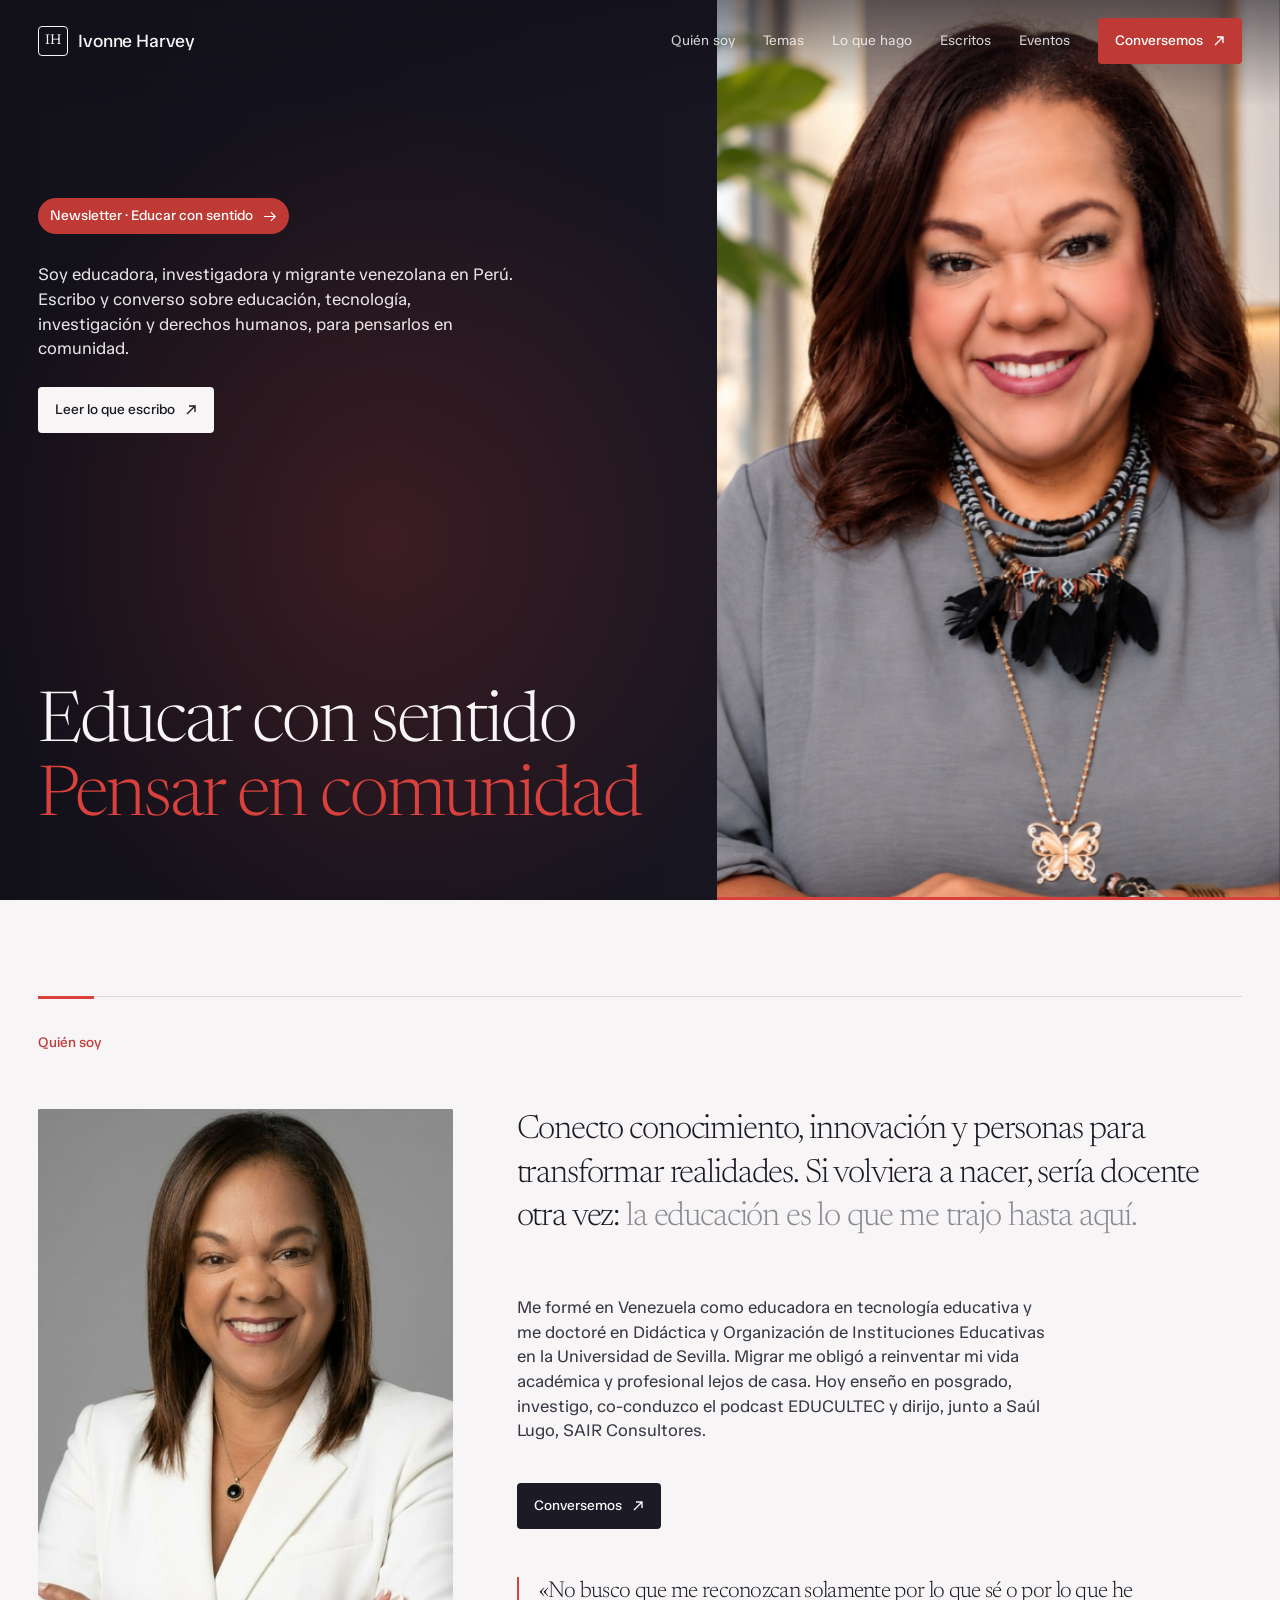
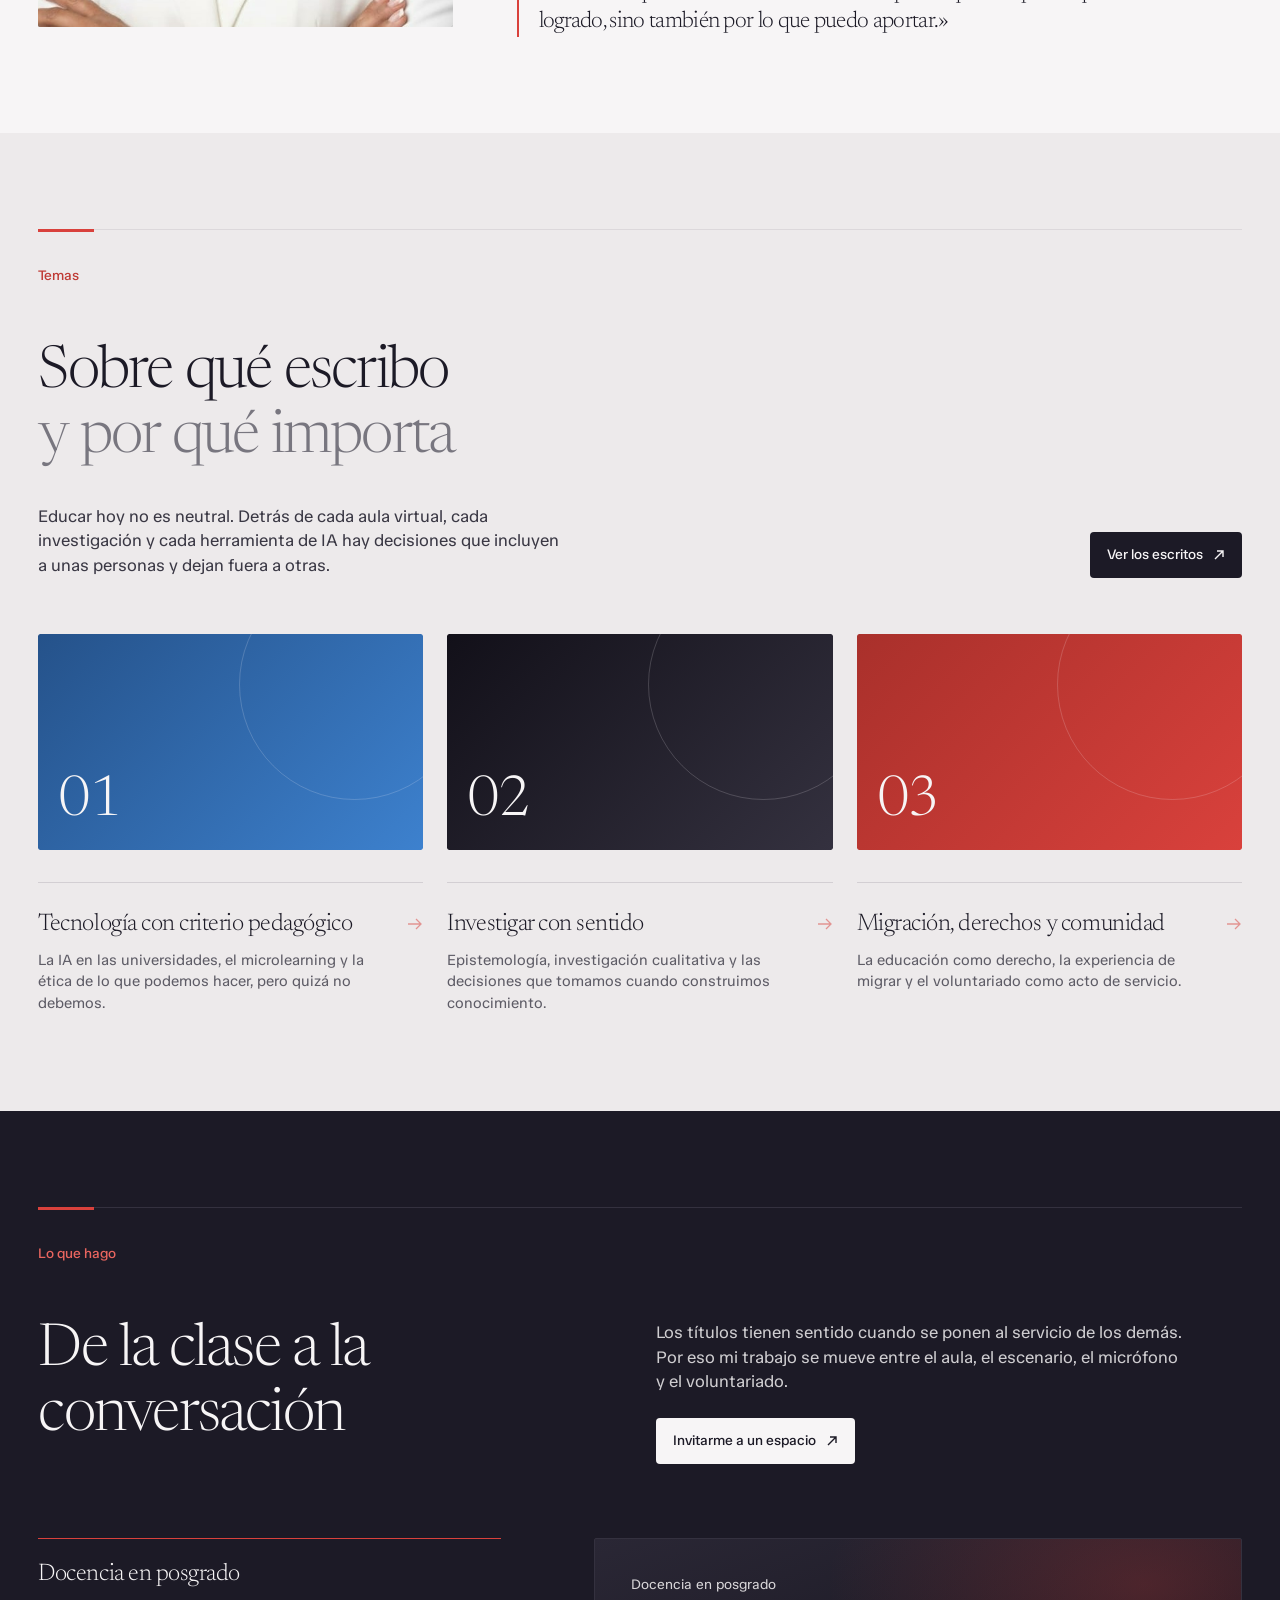
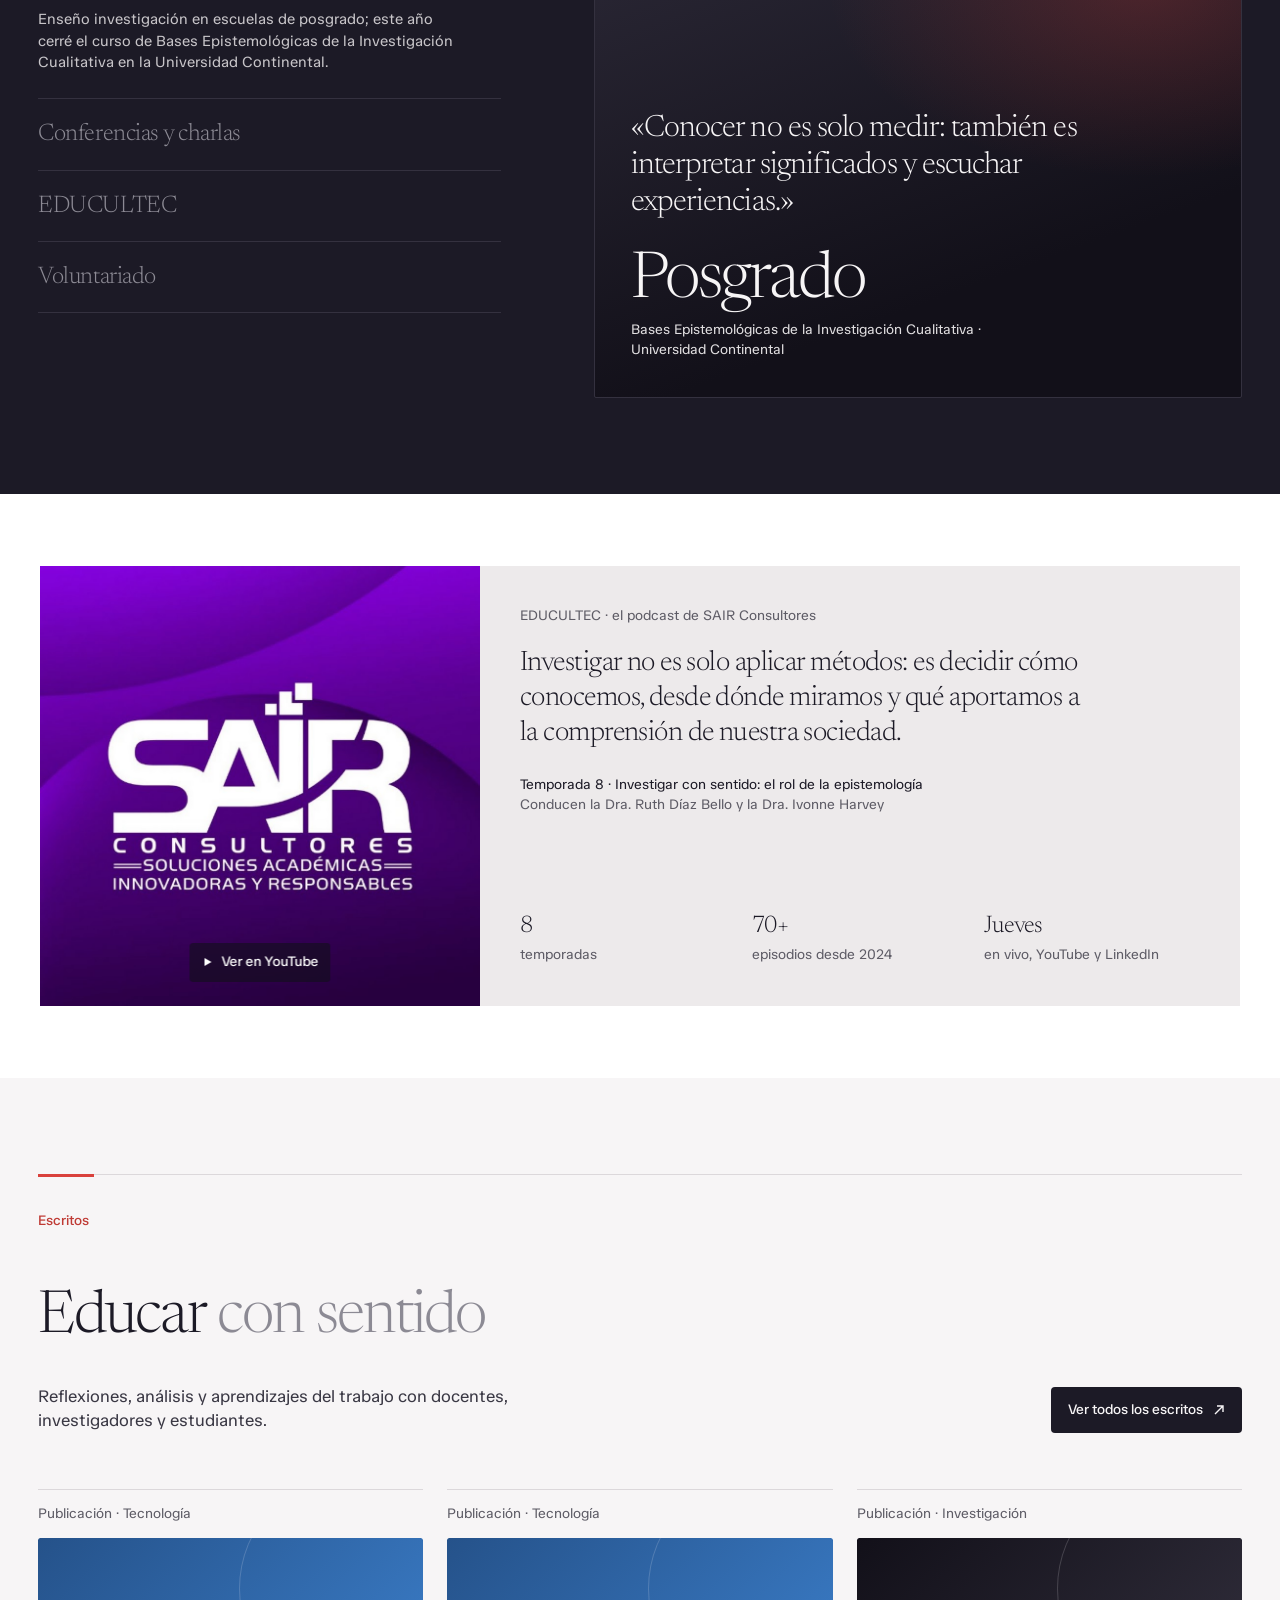
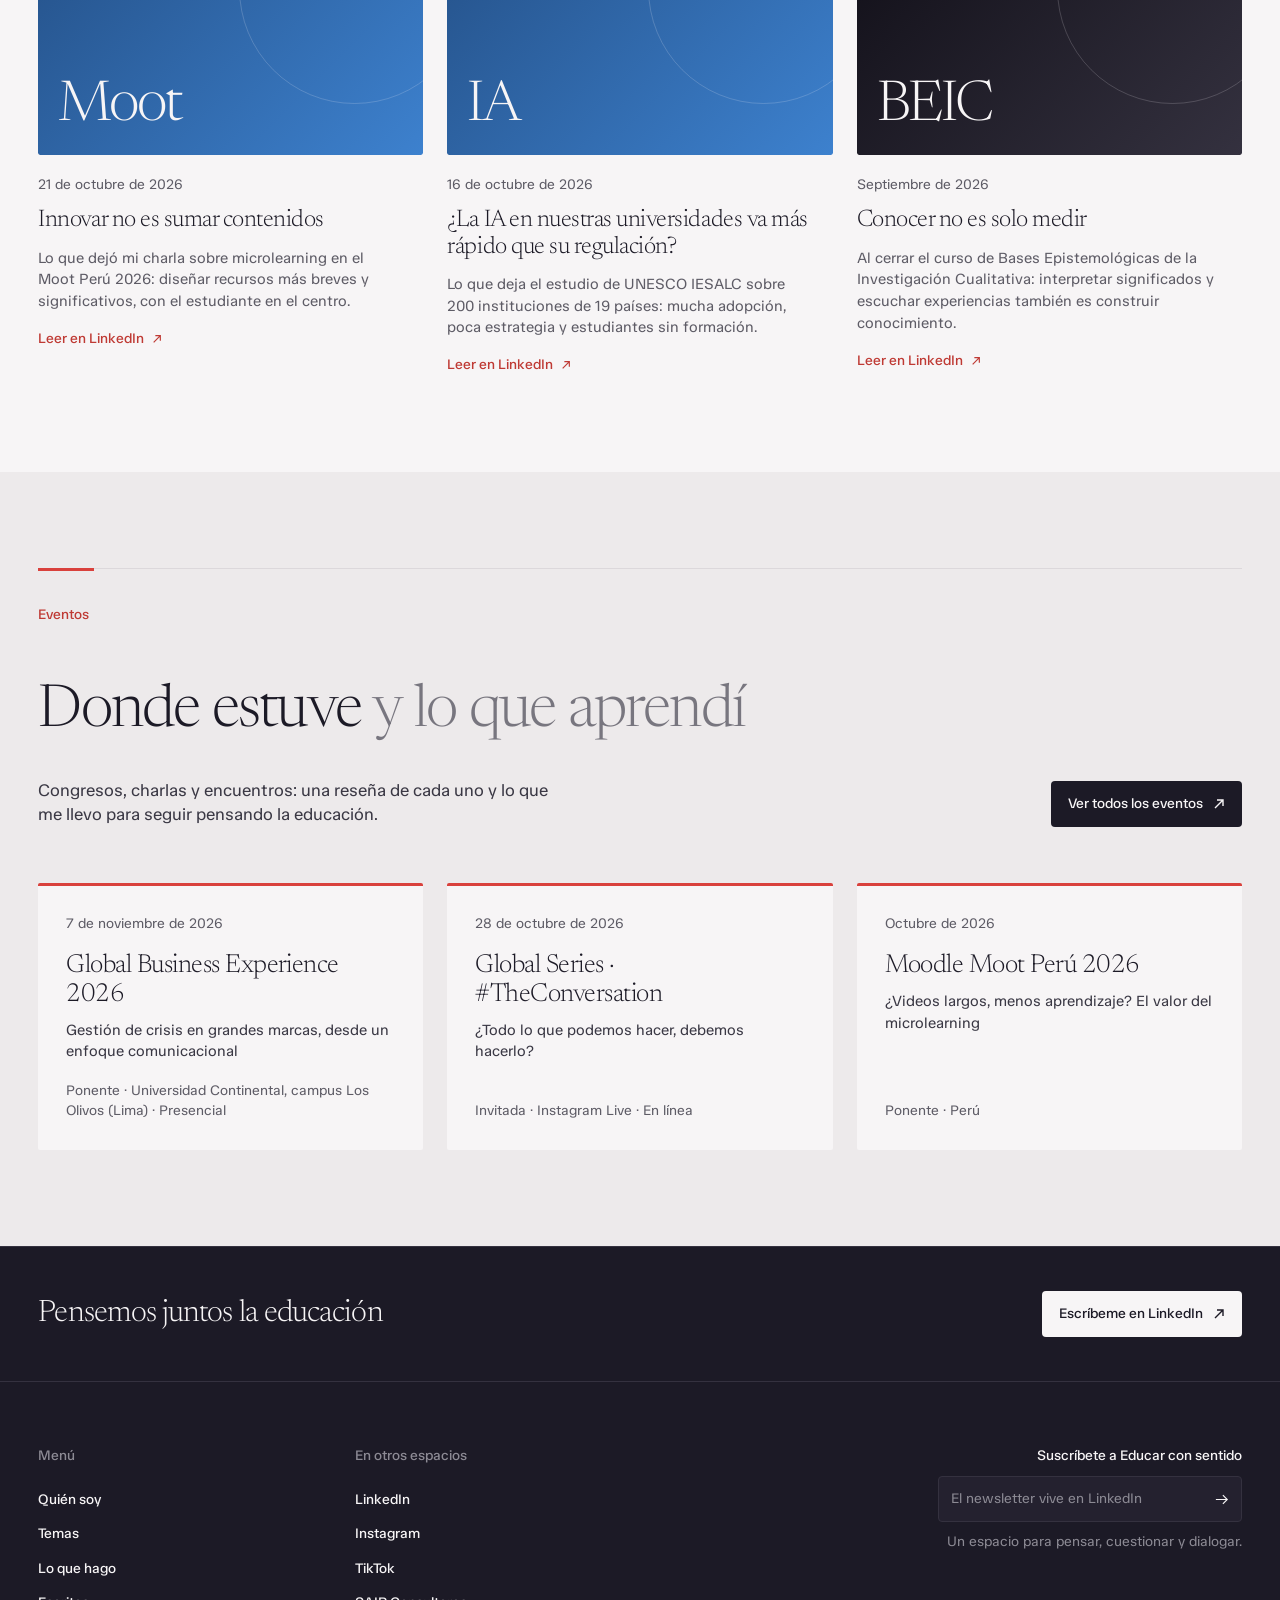
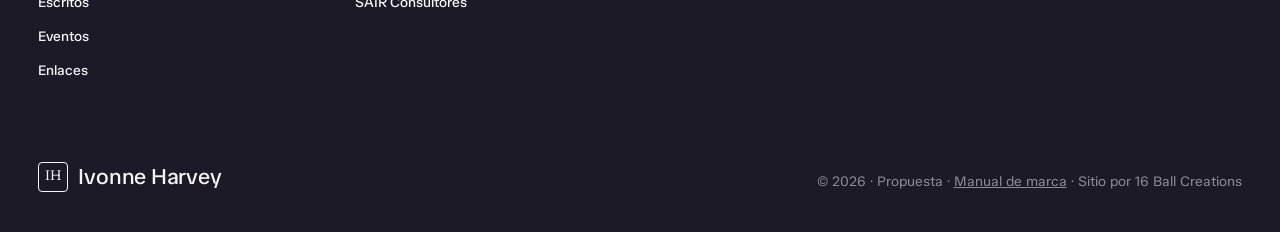
<file: index.html>
<!doctype html>
<html lang="es">
<head>
<meta charset="utf-8">
<meta name="viewport" content="width=device-width, initial-scale=1">
<title>Ivonne Harvey · Educar con sentido</title>
<meta name="robots" content="noindex, nofollow">
<meta name="description" content="Ivonne Harvey, educadora e investigadora venezolana en Perú. Escribe y conversa sobre educación, tecnología, investigación y derechos humanos.">
<meta property="og:type" content="website">
<meta property="og:site_name" content="Ivonne Harvey">
<meta property="og:locale" content="es_PE">
<meta property="og:url" content="https://16ballcreations.github.io/ivonne-harvey/">
<meta property="og:title" content="Ivonne Harvey · Educar con sentido">
<meta property="og:description" content="Ivonne Harvey, educadora e investigadora venezolana en Perú. Escribe y conversa sobre educación, tecnología, investigación y derechos humanos.">
<meta property="og:image" content="https://16ballcreations.github.io/ivonne-harvey/assets/img/compartir.jpg?v=1">
<meta property="og:image:width" content="1200">
<meta property="og:image:height" content="630">
<meta property="og:image:alt" content="Ivonne Harvey, Doctora en Educación. Educar con sentido. Pensar en comunidad.">
<meta name="twitter:card" content="summary_large_image">
<link rel="preconnect" href="https://fonts.googleapis.com">
<link rel="preconnect" href="https://fonts.gstatic.com" crossorigin>
<link rel="stylesheet" href="assets/css/marca.css?v=1.0">
<link rel="stylesheet" href="assets/css/sitio.css?v=1.0">
<link rel="icon" href="assets/img/marca/sello.svg" type="image/svg+xml">
</head>
<body>
<svg width="0" height="0" style="position:absolute" aria-hidden="true">
  <symbol id="diag" viewBox="0 0 12 12"><path d="M2 10 10 2M4 2h6v6" fill="none" stroke="currentColor" stroke-width="1.4"/></symbol>
  <symbol id="der" viewBox="0 0 16 12"><path d="M1 6h13M9 1l5 5-5 5" fill="none" stroke="currentColor" stroke-width="1.3"/></symbol>
</svg>

<header class="barra" id="barra">
  <a class="firma" href="#inicio" aria-label="Ivonne Harvey, inicio"><span class="mono">IH</span>Ivonne Harvey</a>
  <nav aria-label="Principal">
    <a href="#quien">Quién soy</a><a href="#temas">Temas</a><a href="#hago">Lo que hago</a><a href="escritos/">Escritos</a><a href="eventos/">Eventos</a>
    <a class="btn btn-salmon" href="#conversemos">Conversemos <svg><use href="#diag"/></svg></a>
  </nav>
</header>

<main>
<!-- portada -->
<section class="portada oscuro" id="inicio">
  <div class="fondo-portada" aria-hidden="true"></div>
  <figure class="retrato"><img src="assets/img/ivonne-oficina.jpg" alt="Ivonne Harvey sonriente, con blusa gris y collar artesanal, en su oficina" width="800" height="800" fetchpriority="high"></figure>
  <div class="envolver portada-in">
    <div class="portada-arriba">
      <a class="chip" href="https://www.linkedin.com/pulse/educaci%C3%B3n-derechos-humanos-y-migraci%C3%B3n-para-pensar-en-harvey-l--qb66f/" target="_blank" rel="noopener">Newsletter · Educar con sentido <svg><use href="#der"/></svg></a>
      <p class="entrada">Soy educadora, investigadora y migrante venezolana en Perú. Escribo y converso sobre educación, tecnología, investigación y derechos humanos, para pensarlos en comunidad.</p>
      <a class="btn btn-papel" href="#escritos">Leer lo que escribo <svg><use href="#diag"/></svg></a>
    </div>
    <h1 class="serif titular">Educar con sentido<br><span class="acento">Pensar en comunidad</span></h1>
  </div>
</section>

<!-- quién soy -->
<section class="bloque" id="quien">
  <div class="envolver">
    <p class="rotulo">Quién soy</p>
    <div class="quien-grid">
      <figure class="foto-quien"><img src="assets/img/ivonne-retrato.jpg" alt="Retrato de Ivonne Harvey, sonriente, con chaqueta blanca y los brazos cruzados" width="772" height="772" loading="lazy"></figure>
      <div class="quien-texto">
      <p class="serif lead">Conecto conocimiento, innovación y personas para transformar realidades. Si volviera a nacer, sería docente otra vez: <span class="tenue">la educación es lo que me trajo hasta aquí.</span></p>
      <p class="cuerpo">Me formé en Venezuela como educadora en tecnología educativa y me doctoré en Didáctica y Organización de Instituciones Educativas en la Universidad de Sevilla. Migrar me obligó a reinventar mi vida académica y profesional lejos de casa. Hoy enseño en posgrado, investigo, co-conduzco el podcast EDUCULTEC y dirijo, junto a Saúl Lugo, SAIR Consultores.</p>
      <a class="btn btn-tinta" href="#conversemos">Conversemos <svg><use href="#diag"/></svg></a>
      <blockquote class="cita-quien serif">«No busco que me reconozcan solamente por lo que sé o por lo que he logrado, sino también por lo que puedo aportar.»</blockquote>
      </div>
    </div>
  </div>
</section>

<!-- temas -->
<section class="bloque niebla" id="temas">
  <div class="envolver">
    <p class="rotulo">Temas</p>
    <div class="cabeza">
      <div>
        <h2 class="serif h2">Sobre qué escribo<br><span class="tenue">y por qué importa</span></h2>
        <p class="cuerpo">Educar hoy no es neutral. Detrás de cada aula virtual, cada investigación y cada herramienta de IA hay decisiones que incluyen a unas personas y dejan fuera a otras.</p>
      </div>
      <a class="btn btn-tinta" href="escritos/">Ver los escritos <svg><use href="#diag"/></svg></a>
    </div>
    <div class="tres">
      <a class="tema" href="escritos/?tema=Tecnología">
        <div class="marco" aria-hidden="true"><div class="lamina l4"><span class="serif">01</span></div></div>
        <div class="tema-pie"><h3 class="serif">Tecnología con criterio pedagógico</h3><svg><use href="#der"/></svg></div>
        <p>La IA en las universidades, el microlearning y la ética de lo que podemos hacer, pero quizá no debemos.</p>
      </a>
      <a class="tema" href="escritos/?tema=Investigación">
        <div class="marco" aria-hidden="true"><div class="lamina l1"><span class="serif">02</span></div></div>
        <div class="tema-pie"><h3 class="serif">Investigar con sentido</h3><svg><use href="#der"/></svg></div>
        <p>Epistemología, investigación cualitativa y las decisiones que tomamos cuando construimos conocimiento.</p>
      </a>
      <a class="tema" href="escritos/?tema=Comunidad">
        <div class="marco" aria-hidden="true"><div class="lamina l3"><span class="serif">03</span></div></div>
        <div class="tema-pie"><h3 class="serif">Migración, derechos y comunidad</h3><svg><use href="#der"/></svg></div>
        <p>La educación como derecho, la experiencia de migrar y el voluntariado como acto de servicio.</p>
      </a>
    </div>
  </div>
</section>

<!-- lo que hago -->
<section class="bloque oscuro" id="hago">
  <div class="envolver">
    <p class="rotulo">Lo que hago</p>
    <div class="cabeza dos">
      <h2 class="serif h2">De la clase a la conversación</h2>
      <div>
        <p class="cuerpo">Los títulos tienen sentido cuando se ponen al servicio de los demás. Por eso mi trabajo se mueve entre el aula, el escenario, el micrófono y el voluntariado.</p>
        <a class="btn btn-papel" href="#conversemos">Invitarme a un espacio <svg><use href="#diag"/></svg></a>
      </div>
    </div>
    <div class="dos-col pasos" data-pasos>
      <div class="lista-pasos">
        <div class="paso activo">
          <button type="button" class="paso-tit serif" id="paso-0" aria-controls="panel-0" aria-expanded="true">Docencia en posgrado</button>
          <span class="paso-barra" aria-hidden="true"></span>
          <div class="paso-cuerpo"><p>Enseño investigación en escuelas de posgrado; este año cerré el curso de Bases Epistemológicas de la Investigación Cualitativa en la Universidad Continental.</p></div>
        </div>
        <div class="paso">
          <button type="button" class="paso-tit serif" id="paso-1" aria-controls="panel-1" aria-expanded="false">Conferencias y charlas</button>
          <span class="paso-barra" aria-hidden="true"></span>
          <div class="paso-cuerpo"><p>Moodle Moot Perú 2026 (microlearning), Global Series de Globaltech Florida University (ética de la IA), Global Business Experience 2026 en la Universidad Continental y TEDxSurco.</p></div>
        </div>
        <div class="paso">
          <button type="button" class="paso-tit serif" id="paso-2" aria-controls="panel-2" aria-expanded="false">EDUCULTEC</button>
          <span class="paso-barra" aria-hidden="true"></span>
          <div class="paso-cuerpo"><p>Co-conduzco con la Dra. Ruth Díaz Bello el podcast de SAIR Consultores. La temporada 8 conversa con investigadores sobre el rol de la epistemología, cada jueves en vivo.</p></div>
        </div>
        <div class="paso">
          <button type="button" class="paso-tit serif" id="paso-3" aria-controls="panel-3" aria-expanded="false">Voluntariado</button>
          <span class="paso-barra" aria-hidden="true"></span>
          <div class="paso-cuerpo"><p>Lideré el equipo de voluntarios de TEDxChancay. El voluntariado es, para mí, una forma de servir y de seguir aprendiendo.</p></div>
        </div>
      </div>
      <div class="paneles">
        <figure class="panel l1 activo" id="panel-0" aria-labelledby="paso-0">
          <p class="panel-rot">Docencia en posgrado</p>
          <blockquote class="serif panel-cita">«Conocer no es solo medir: también es interpretar significados y escuchar experiencias.»</blockquote>
          <figcaption><b class="serif">Posgrado</b><span>Bases Epistemológicas de la Investigación Cualitativa · Universidad Continental</span></figcaption>
        </figure>
        <figure class="panel l3" id="panel-1" aria-labelledby="paso-1" hidden>
          <p class="panel-rot">Conferencias y charlas</p>
          <blockquote class="serif panel-cita">«Innovar no es sumar contenidos: es diseñar experiencias con sentido.»</blockquote>
          <figcaption><b class="serif">4</b><span>espacios en 2026 para conversar de microlearning, ética de la IA y comunicación</span></figcaption>
        </figure>
        <figure class="panel pod" id="panel-2" aria-labelledby="paso-2" hidden>
          <img src="assets/img/educultec-sair.jpg" alt="" loading="lazy"><p class="panel-rot">EDUCULTEC</p>
          
          <figcaption><b class="serif">8</b><span>temporadas de conversaciones con investigadores, cada jueves en vivo</span></figcaption>
        </figure>
        <figure class="panel l4" id="panel-3" aria-labelledby="paso-3" hidden>
          <p class="panel-rot">Voluntariado</p>
          <blockquote class="serif panel-cita">«El voluntariado es un acto de amor al servicio.»</blockquote>
          <figcaption><b class="serif">TEDx</b><span>Chancay · lideré el equipo de voluntarias y voluntarios</span></figcaption>
        </figure>
      </div>
    </div>
  </div>
</section>

<!-- EDUCULTEC -->
<section class="bloque blanco" id="podcast">
  <div class="envolver">
    <div class="tarjeta-pod">
      <a class="pod-visual" href="https://www.youtube.com/@sairconsultores" target="_blank" rel="noopener" aria-label="Ver EDUCULTEC en YouTube">
        <img src="assets/img/educultec-sair.jpg" alt="" width="900" height="900" loading="lazy"><span class="play"><svg viewBox="0 0 12 12" aria-hidden="true"><path d="M3 2v8l7-4z" fill="currentColor"/></svg>Ver en YouTube</span>
      </a>
      <div class="pod-texto">
        <p class="pod-rot">EDUCULTEC · el podcast de SAIR Consultores</p>
        <p class="serif pod-cita">Investigar no es solo aplicar métodos: es decidir cómo conocemos, desde dónde miramos y qué aportamos a la comprensión de nuestra sociedad.</p>
        <p class="pod-firma">Temporada 8 · Investigar con sentido: el rol de la epistemología<br><span>Conducen la Dra. Ruth Díaz Bello y la Dra. Ivonne Harvey</span></p>
        <ul class="pod-cifras">
          <li><b class="serif">8</b><span>temporadas</span></li>
          <li><b class="serif">70+</b><span>episodios desde 2024</span></li>
          <li><b class="serif">Jueves</b><span>en vivo, YouTube y LinkedIn</span></li>
        </ul>
      </div>
    </div>
  </div>
</section>

<!-- escritos -->
<section class="bloque" id="escritos">
  <div class="envolver">
    <p class="rotulo">Escritos</p>
    <div class="cabeza">
      <div>
        <h2 class="serif h2">Educar <span class="tenue">con sentido</span></h2>
        <p class="cuerpo">Reflexiones, análisis y aprendizajes del trabajo con docentes, investigadores y estudiantes.</p>
      </div>
      <a class="btn btn-tinta" href="escritos/">Ver todos los escritos <svg><use href="#diag"/></svg></a>
    </div>
    <div class="tres" data-lista="escritos" data-fuente="assets/data/escritos.json" data-limite="3">
      <p class="sin-js">Los escritos se cargan desde <a href="escritos/">la página de escritos</a>.</p>
    </div>
  </div>
</section>

<!-- eventos -->
<section class="bloque niebla" id="eventos">
  <div class="envolver">
    <p class="rotulo">Eventos</p>
    <div class="cabeza">
      <div>
        <h2 class="serif h2">Donde estuve <span class="tenue">y lo que aprendí</span></h2>
        <p class="cuerpo">Congresos, charlas y encuentros: una reseña de cada uno y lo que me llevo para seguir pensando la educación.</p>
      </div>
      <a class="btn btn-tinta" href="eventos/">Ver todos los eventos <svg><use href="#diag"/></svg></a>
    </div>
    <div class="tres" data-lista="eventos" data-fuente="assets/data/eventos.json" data-limite="3">
      <p class="sin-js">Los eventos se cargan desde <a href="eventos/">la página de eventos</a>.</p>
    </div>
  </div>
</section>
</main>

<!-- cierre -->
<footer class="pie oscuro" id="conversemos">
  <div class="envolver cierre">
    <h2 class="serif h3">Pensemos juntos la educación</h2>
    <a class="btn btn-papel" href="https://www.linkedin.com/in/ivonneharvey/" target="_blank" rel="noopener">Escríbeme en LinkedIn <svg><use href="#diag"/></svg></a>
  </div>
  <div class="envolver pie-in">
    <div class="pie-col"><p class="pie-tit">Menú</p><a href="#quien">Quién soy</a><a href="#temas">Temas</a><a href="#hago">Lo que hago</a><a href="escritos/">Escritos</a><a href="eventos/">Eventos</a><a href="enlaces/">Enlaces</a></div>
    <div class="pie-col"><p class="pie-tit">En otros espacios</p><a href="https://www.linkedin.com/in/ivonneharvey/" target="_blank" rel="noopener">LinkedIn</a><a href="https://www.instagram.com/ivonneharvey/" target="_blank" rel="noopener">Instagram</a><a href="https://www.tiktok.com/@ivonneharvey" target="_blank" rel="noopener">TikTok</a><a href="https://16ballcreations.github.io/sair-consultores/" target="_blank" rel="noopener">SAIR Consultores</a></div>
    <div class="pie-sus">
      <p class="pie-tit claro">Suscríbete a Educar con sentido</p>
      <a class="sus-campo" href="https://www.linkedin.com/pulse/educaci%C3%B3n-derechos-humanos-y-migraci%C3%B3n-para-pensar-en-harvey-l--qb66f/" target="_blank" rel="noopener"><span>El newsletter vive en LinkedIn</span><svg><use href="#der"/></svg></a>
      <p class="pie-nota">Un espacio para pensar, cuestionar y dialogar.</p>
    </div>
  </div>
  <div class="envolver pie-base">
    <p class="firma"><span class="mono">IH</span>Ivonne Harvey</p>
    <p class="pie-nota">© 2026 · Propuesta · <a href="marca/">Manual de marca</a> · Sitio por 16 Ball Creations</p>
  </div>
</footer>
<script src="assets/js/sitio.js?v=1.0"></script>
<script src="assets/js/contenido.js?v=1.0"></script>
</body>
</html>
</file>
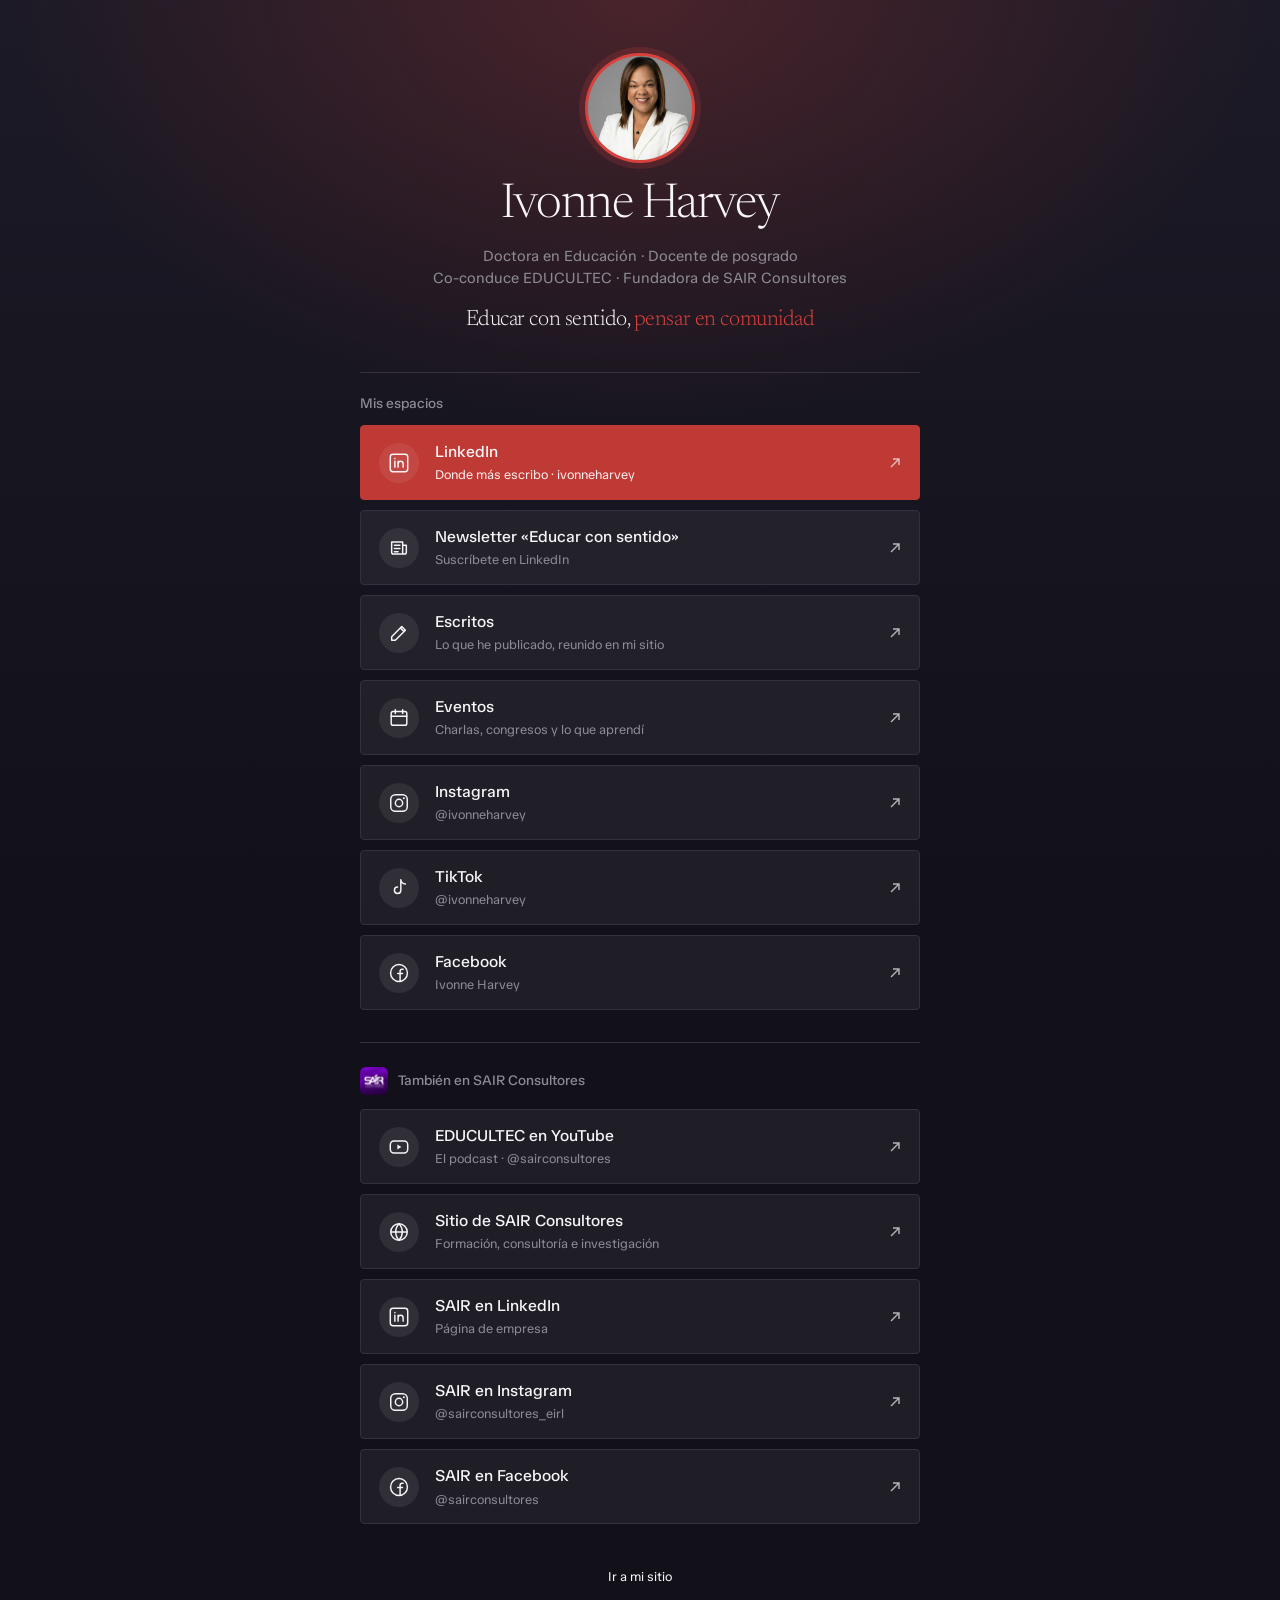
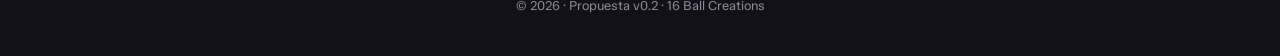
<file: enlaces/index.html>
<!doctype html>
<html lang="es">
<head>
<meta charset="utf-8">
<meta name="viewport" content="width=device-width, initial-scale=1">
<title>Enlaces · Ivonne Harvey</title>
<meta name="robots" content="noindex, nofollow">
<meta name="description" content="Todos los espacios de Ivonne Harvey en un solo lugar: LinkedIn, newsletter, redes y SAIR Consultores.">
<meta property="og:type" content="website">
<meta property="og:site_name" content="Ivonne Harvey">
<meta property="og:locale" content="es_PE">
<meta property="og:url" content="https://16ballcreations.github.io/ivonne-harvey/enlaces/">
<meta property="og:title" content="Enlaces · Ivonne Harvey">
<meta property="og:description" content="Todos los espacios de Ivonne Harvey en un solo lugar: LinkedIn, newsletter, redes y SAIR Consultores.">
<meta property="og:image" content="https://16ballcreations.github.io/ivonne-harvey/assets/img/compartir.jpg?v=1">
<meta property="og:image:width" content="1200">
<meta property="og:image:height" content="630">
<meta property="og:image:alt" content="Ivonne Harvey, Doctora en Educación. Educar con sentido. Pensar en comunidad.">
<meta name="twitter:card" content="summary_large_image">
<link rel="preconnect" href="https://fonts.googleapis.com">
<link rel="preconnect" href="https://fonts.gstatic.com" crossorigin>
<link rel="stylesheet" href="../assets/css/marca.css?v=1.0">
<link rel="stylesheet" href="enlaces.css?v=1.0">
<link rel="icon" href="../assets/img/marca/sello.svg" type="image/svg+xml">
</head>
<body class="oscuro">
<svg width="0" height="0" style="position:absolute" aria-hidden="true">
  <symbol id="diag" viewBox="0 0 12 12"><path d="M2 10 10 2M4 2h6v6" fill="none" stroke="currentColor" stroke-width="1.4"/></symbol>
</svg>
<main class="tarjetero">
  <header class="perfil">
    <div class="avatar"><img src="../assets/img/ivonne-avatar.jpg" alt="Ivonne Harvey" width="400" height="400"></div>
    <h1 class="serif">Ivonne Harvey</h1>
    <p class="bio">Doctora en Educación · Docente de posgrado<br>Co-conduce EDUCULTEC · Fundadora de SAIR Consultores</p>
    <p class="lema serif">Educar con sentido, <span class="acento">pensar en comunidad</span></p>
  </header>

  <section aria-labelledby="t-ivonne">
    <h2 class="grupo" id="t-ivonne">Mis espacios</h2>
    <ul class="enlaces">
      <li><a class="enlace principal" href="https://www.linkedin.com/in/ivonneharvey/" target="_blank" rel="noopener"><span class="en-ico"><svg viewBox="0 0 24 24" aria-hidden="true"><rect x="2.5" y="2.5" width="19" height="19" rx="3" fill="none" stroke="currentColor" stroke-width="1.6"/><path d="M7.5 10v6.5M7.5 7.2v.1M11 16.5V10m0 3.2c0-1.9 1.2-3.2 2.8-3.2s2.7 1.1 2.7 3v3.5" fill="none" stroke="currentColor" stroke-width="1.6" stroke-linecap="round"/></svg></span><span class="en-txt"><b>LinkedIn</b><small>Donde más escribo · ivonneharvey</small></span><svg class="en-fl" aria-hidden="true"><use href="#diag"/></svg></a></li>
      <li><a class="enlace" href="https://www.linkedin.com/pulse/educaci%C3%B3n-derechos-humanos-y-migraci%C3%B3n-para-pensar-en-harvey-l--qb66f/" target="_blank" rel="noopener"><span class="en-ico"><svg viewBox="0 0 24 24" aria-hidden="true"><path d="M4 5.5h12v13H6a2 2 0 0 1-2-2zM16 9h4v7.5a2 2 0 0 1-2 2h-2M7 9h6M7 12.5h6M7 16h4" fill="none" stroke="currentColor" stroke-width="1.6" stroke-linecap="round" stroke-linejoin="round"/></svg></span><span class="en-txt"><b>Newsletter «Educar con sentido»</b><small>Suscríbete en LinkedIn</small></span><svg class="en-fl" aria-hidden="true"><use href="#diag"/></svg></a></li>
      <li><a class="enlace" href="../escritos/"><span class="en-ico"><svg viewBox="0 0 24 24" aria-hidden="true"><path d="M4 20h4L19 9l-4-4L4 16zM13.5 6.5l4 4" fill="none" stroke="currentColor" stroke-width="1.6" stroke-linejoin="round"/></svg></span><span class="en-txt"><b>Escritos</b><small>Lo que he publicado, reunido en mi sitio</small></span><svg class="en-fl" aria-hidden="true"><use href="#diag"/></svg></a></li>
      <li><a class="enlace" href="../eventos/"><span class="en-ico"><svg viewBox="0 0 24 24" aria-hidden="true"><rect x="3.5" y="5" width="17" height="15" rx="2" fill="none" stroke="currentColor" stroke-width="1.6"/><path d="M3.5 10h17M8 3v4M16 3v4" fill="none" stroke="currentColor" stroke-width="1.6" stroke-linecap="round"/></svg></span><span class="en-txt"><b>Eventos</b><small>Charlas, congresos y lo que aprendí</small></span><svg class="en-fl" aria-hidden="true"><use href="#diag"/></svg></a></li>
      <li><a class="enlace" href="https://www.instagram.com/ivonneharvey/" target="_blank" rel="noopener"><span class="en-ico"><svg viewBox="0 0 24 24" aria-hidden="true"><rect x="3" y="3" width="18" height="18" rx="5" fill="none" stroke="currentColor" stroke-width="1.6"/><circle cx="12" cy="12" r="4" fill="none" stroke="currentColor" stroke-width="1.6"/><circle cx="17.3" cy="6.7" r="1.1" fill="currentColor"/></svg></span><span class="en-txt"><b>Instagram</b><small>@ivonneharvey</small></span><svg class="en-fl" aria-hidden="true"><use href="#diag"/></svg></a></li>
      <li><a class="enlace" href="https://www.tiktok.com/@ivonneharvey" target="_blank" rel="noopener"><span class="en-ico"><svg viewBox="0 0 24 24" aria-hidden="true"><path d="M14 3v11.5a3.5 3.5 0 1 1-3.5-3.5M14 3c.4 2.6 2.2 4.4 5 4.6" fill="none" stroke="currentColor" stroke-width="1.6" stroke-linecap="round" stroke-linejoin="round"/></svg></span><span class="en-txt"><b>TikTok</b><small>@ivonneharvey</small></span><svg class="en-fl" aria-hidden="true"><use href="#diag"/></svg></a></li>
      <li><a class="enlace" href="https://www.facebook.com/ivonne.harvey" target="_blank" rel="noopener"><span class="en-ico"><svg viewBox="0 0 24 24" aria-hidden="true"><circle cx="12" cy="12" r="9.2" fill="none" stroke="currentColor" stroke-width="1.6"/><path d="M13.2 21v-8.4M10.6 12.6h5.2M13.2 12.6V10c0-1.4.8-2.2 2.2-2.2h1.1" fill="none" stroke="currentColor" stroke-width="1.6" stroke-linecap="round"/></svg></span><span class="en-txt"><b>Facebook</b><small>Ivonne Harvey</small></span><svg class="en-fl" aria-hidden="true"><use href="#diag"/></svg></a></li>
    </ul>
  </section>

  <section aria-labelledby="t-sair" class="sair">
    <h2 class="grupo" id="t-sair"><img src="../assets/img/educultec-sair.jpg" alt="" width="28" height="28">También en SAIR Consultores</h2>
    <ul class="enlaces">
      <li><a class="enlace" href="https://www.youtube.com/@sairconsultores" target="_blank" rel="noopener"><span class="en-ico"><svg viewBox="0 0 24 24" aria-hidden="true"><rect x="2.5" y="5.5" width="19" height="13" rx="4" fill="none" stroke="currentColor" stroke-width="1.6"/><path d="M10.2 9.4v5.2l4.4-2.6z" fill="currentColor"/></svg></span><span class="en-txt"><b>EDUCULTEC en YouTube</b><small>El podcast · @sairconsultores</small></span><svg class="en-fl" aria-hidden="true"><use href="#diag"/></svg></a></li>
      <li><a class="enlace" href="https://16ballcreations.github.io/sair-consultores/" target="_blank" rel="noopener"><span class="en-ico"><svg viewBox="0 0 24 24" aria-hidden="true"><circle cx="12" cy="12" r="9" fill="none" stroke="currentColor" stroke-width="1.6"/><path d="M3 12h18M12 3c2.5 2.6 3.6 5.6 3.6 9s-1.1 6.4-3.6 9c-2.5-2.6-3.6-5.6-3.6-9S9.5 5.6 12 3z" fill="none" stroke="currentColor" stroke-width="1.6"/></svg></span><span class="en-txt"><b>Sitio de SAIR Consultores</b><small>Formación, consultoría e investigación</small></span><svg class="en-fl" aria-hidden="true"><use href="#diag"/></svg></a></li>
      <li><a class="enlace" href="https://www.linkedin.com/company/sair-consultores/" target="_blank" rel="noopener"><span class="en-ico"><svg viewBox="0 0 24 24" aria-hidden="true"><rect x="2.5" y="2.5" width="19" height="19" rx="3" fill="none" stroke="currentColor" stroke-width="1.6"/><path d="M7.5 10v6.5M7.5 7.2v.1M11 16.5V10m0 3.2c0-1.9 1.2-3.2 2.8-3.2s2.7 1.1 2.7 3v3.5" fill="none" stroke="currentColor" stroke-width="1.6" stroke-linecap="round"/></svg></span><span class="en-txt"><b>SAIR en LinkedIn</b><small>Página de empresa</small></span><svg class="en-fl" aria-hidden="true"><use href="#diag"/></svg></a></li>
      <li><a class="enlace" href="https://www.instagram.com/sairconsultores_eirl/" target="_blank" rel="noopener"><span class="en-ico"><svg viewBox="0 0 24 24" aria-hidden="true"><rect x="3" y="3" width="18" height="18" rx="5" fill="none" stroke="currentColor" stroke-width="1.6"/><circle cx="12" cy="12" r="4" fill="none" stroke="currentColor" stroke-width="1.6"/><circle cx="17.3" cy="6.7" r="1.1" fill="currentColor"/></svg></span><span class="en-txt"><b>SAIR en Instagram</b><small>@sairconsultores_eirl</small></span><svg class="en-fl" aria-hidden="true"><use href="#diag"/></svg></a></li>
      <li><a class="enlace" href="https://www.facebook.com/sairconsultores" target="_blank" rel="noopener"><span class="en-ico"><svg viewBox="0 0 24 24" aria-hidden="true"><circle cx="12" cy="12" r="9.2" fill="none" stroke="currentColor" stroke-width="1.6"/><path d="M13.2 21v-8.4M10.6 12.6h5.2M13.2 12.6V10c0-1.4.8-2.2 2.2-2.2h1.1" fill="none" stroke="currentColor" stroke-width="1.6" stroke-linecap="round"/></svg></span><span class="en-txt"><b>SAIR en Facebook</b><small>@sairconsultores</small></span><svg class="en-fl" aria-hidden="true"><use href="#diag"/></svg></a></li>
    </ul>
  </section>

  <footer class="pie-enl">
    <a class="volver" href="../">Ir a mi sitio</a>
    <p>© 2026 · Propuesta v0.2 · 16 Ball Creations</p>
  </footer>
</main>
</body>
</html>
</file>
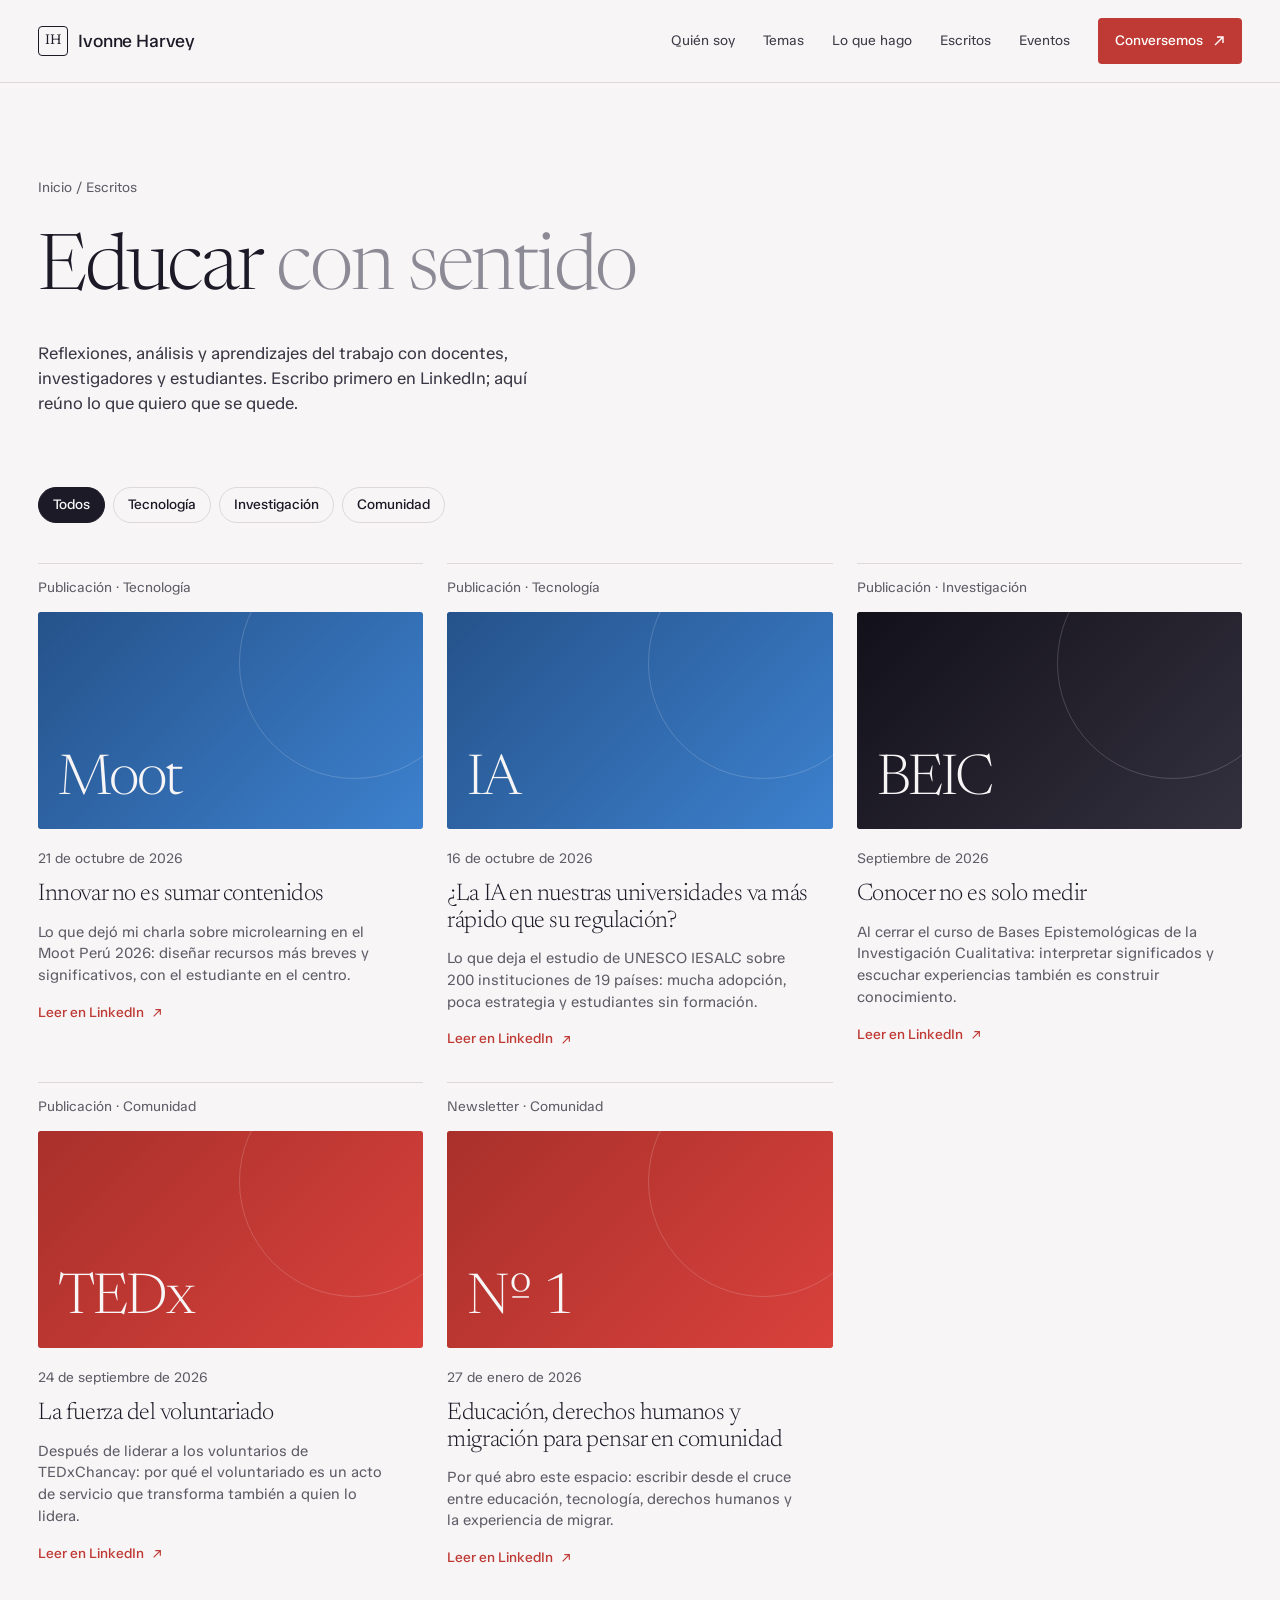
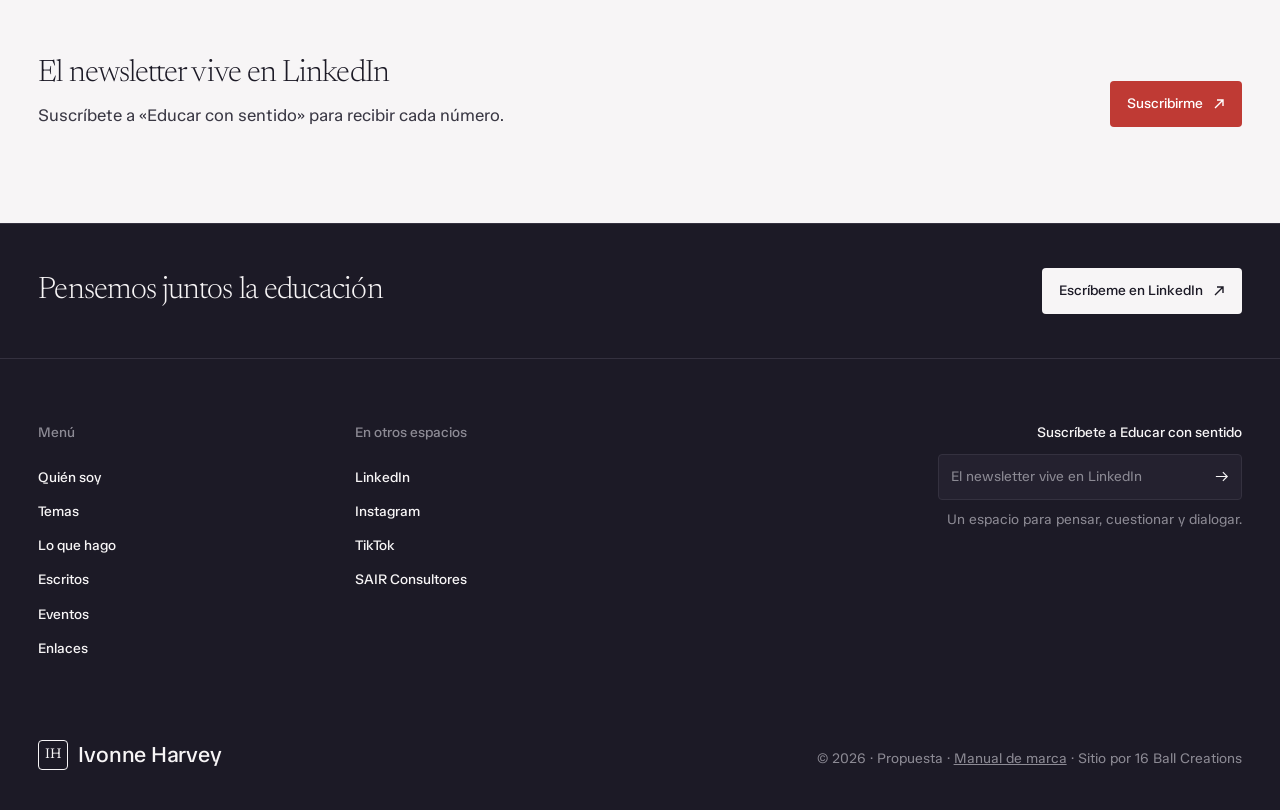
<file: escritos/index.html>
<!doctype html>
<html lang="es">
<head>
<meta charset="utf-8">
<meta name="viewport" content="width=device-width, initial-scale=1">
<title>Escritos · Ivonne Harvey</title>
<meta name="robots" content="noindex, nofollow">
<meta name="description" content="Lo que escribe Ivonne Harvey sobre educación, tecnología, investigación y comunidad.">
<meta property="og:type" content="website">
<meta property="og:site_name" content="Ivonne Harvey">
<meta property="og:locale" content="es_PE">
<meta property="og:url" content="https://16ballcreations.github.io/ivonne-harvey/escritos/">
<meta property="og:title" content="Escritos · Ivonne Harvey">
<meta property="og:description" content="Lo que escribe Ivonne Harvey sobre educación, tecnología, investigación y comunidad.">
<meta property="og:image" content="https://16ballcreations.github.io/ivonne-harvey/assets/img/compartir.jpg?v=1">
<meta property="og:image:width" content="1200">
<meta property="og:image:height" content="630">
<meta property="og:image:alt" content="Ivonne Harvey, Doctora en Educación. Educar con sentido. Pensar en comunidad.">
<meta name="twitter:card" content="summary_large_image">
<link rel="preconnect" href="https://fonts.googleapis.com">
<link rel="preconnect" href="https://fonts.gstatic.com" crossorigin>
<link rel="stylesheet" href="../assets/css/marca.css?v=1.0">
<link rel="stylesheet" href="../assets/css/sitio.css?v=1.0">
<link rel="icon" href="../assets/img/marca/sello.svg" type="image/svg+xml">
</head>
<body>
<svg width="0" height="0" style="position:absolute" aria-hidden="true">
  <symbol id="diag" viewBox="0 0 12 12"><path d="M2 10 10 2M4 2h6v6" fill="none" stroke="currentColor" stroke-width="1.4"/></symbol>
  <symbol id="der" viewBox="0 0 16 12"><path d="M1 6h13M9 1l5 5-5 5" fill="none" stroke="currentColor" stroke-width="1.3"/></symbol>
</svg>

<header class="barra solida fija" id="barra">
  <a class="firma" href="../" aria-label="Ivonne Harvey, inicio"><span class="mono">IH</span>Ivonne Harvey</a>
  <nav aria-label="Principal">
    <a href="../#quien">Quién soy</a><a href="../#temas">Temas</a><a href="../#hago">Lo que hago</a><a href="../escritos/" aria-current="page">Escritos</a><a href="../eventos/">Eventos</a>
    <a class="btn btn-salmon" href="#conversemos">Conversemos <svg><use href="#diag"/></svg></a>
  </nav>
</header>

<main>
<section class="cabecera">
  <div class="envolver">
    <p class="miga"><a href="../">Inicio</a> / Escritos</p>
    <h1 class="serif titular">Educar <span class="tenue">con sentido</span></h1>
    <p class="cuerpo">Reflexiones, análisis y aprendizajes del trabajo con docentes, investigadores y estudiantes. Escribo primero en LinkedIn; aquí reúno lo que quiero que se quede.</p>
  </div>
</section>

<section class="bloque" style="padding-top:24px">
  <div class="envolver">
    <div class="filtros" data-filtros="lista-escritos" aria-label="Filtrar por tema"></div>
    <div class="tres" id="lista-escritos" data-lista="escritos" data-fuente="../assets/data/escritos.json">
      <p class="sin-js">Cargando escritos…</p>
    </div>
    <div class="cabeza" style="margin:88px 0 0">
      <div>
        <h2 class="serif h3">El newsletter vive en LinkedIn</h2>
        <p class="cuerpo" style="margin-top:12px">Suscríbete a «Educar con sentido» para recibir cada número.</p>
      </div>
      <a class="btn btn-salmon" href="https://www.linkedin.com/pulse/educaci%C3%B3n-derechos-humanos-y-migraci%C3%B3n-para-pensar-en-harvey-l--qb66f/" target="_blank" rel="noopener">Suscribirme <svg><use href="#diag"/></svg></a>
    </div>
  </div>
</section>
</main>

<!-- cierre -->
<footer class="pie oscuro" id="conversemos">
  <div class="envolver cierre">
    <h2 class="serif h3">Pensemos juntos la educación</h2>
    <a class="btn btn-papel" href="https://www.linkedin.com/in/ivonneharvey/" target="_blank" rel="noopener">Escríbeme en LinkedIn <svg><use href="#diag"/></svg></a>
  </div>
  <div class="envolver pie-in">
    <div class="pie-col"><p class="pie-tit">Menú</p><a href="../#quien">Quién soy</a><a href="../#temas">Temas</a><a href="../#hago">Lo que hago</a><a href="../escritos/">Escritos</a><a href="../eventos/">Eventos</a><a href="../enlaces/">Enlaces</a></div>
    <div class="pie-col"><p class="pie-tit">En otros espacios</p><a href="https://www.linkedin.com/in/ivonneharvey/" target="_blank" rel="noopener">LinkedIn</a><a href="https://www.instagram.com/ivonneharvey/" target="_blank" rel="noopener">Instagram</a><a href="https://www.tiktok.com/@ivonneharvey" target="_blank" rel="noopener">TikTok</a><a href="https://16ballcreations.github.io/sair-consultores/" target="_blank" rel="noopener">SAIR Consultores</a></div>
    <div class="pie-sus">
      <p class="pie-tit claro">Suscríbete a Educar con sentido</p>
      <a class="sus-campo" href="https://www.linkedin.com/pulse/educaci%C3%B3n-derechos-humanos-y-migraci%C3%B3n-para-pensar-en-harvey-l--qb66f/" target="_blank" rel="noopener"><span>El newsletter vive en LinkedIn</span><svg><use href="#der"/></svg></a>
      <p class="pie-nota">Un espacio para pensar, cuestionar y dialogar.</p>
    </div>
  </div>
  <div class="envolver pie-base">
    <p class="firma"><span class="mono">IH</span>Ivonne Harvey</p>
    <p class="pie-nota">© 2026 · Propuesta · <a href="../marca/">Manual de marca</a> · Sitio por 16 Ball Creations</p>
  </div>
</footer>
<script src="../assets/js/sitio.js?v=1.0"></script>
<script src="../assets/js/contenido.js?v=1.0"></script>
</body>
</html>
</file>
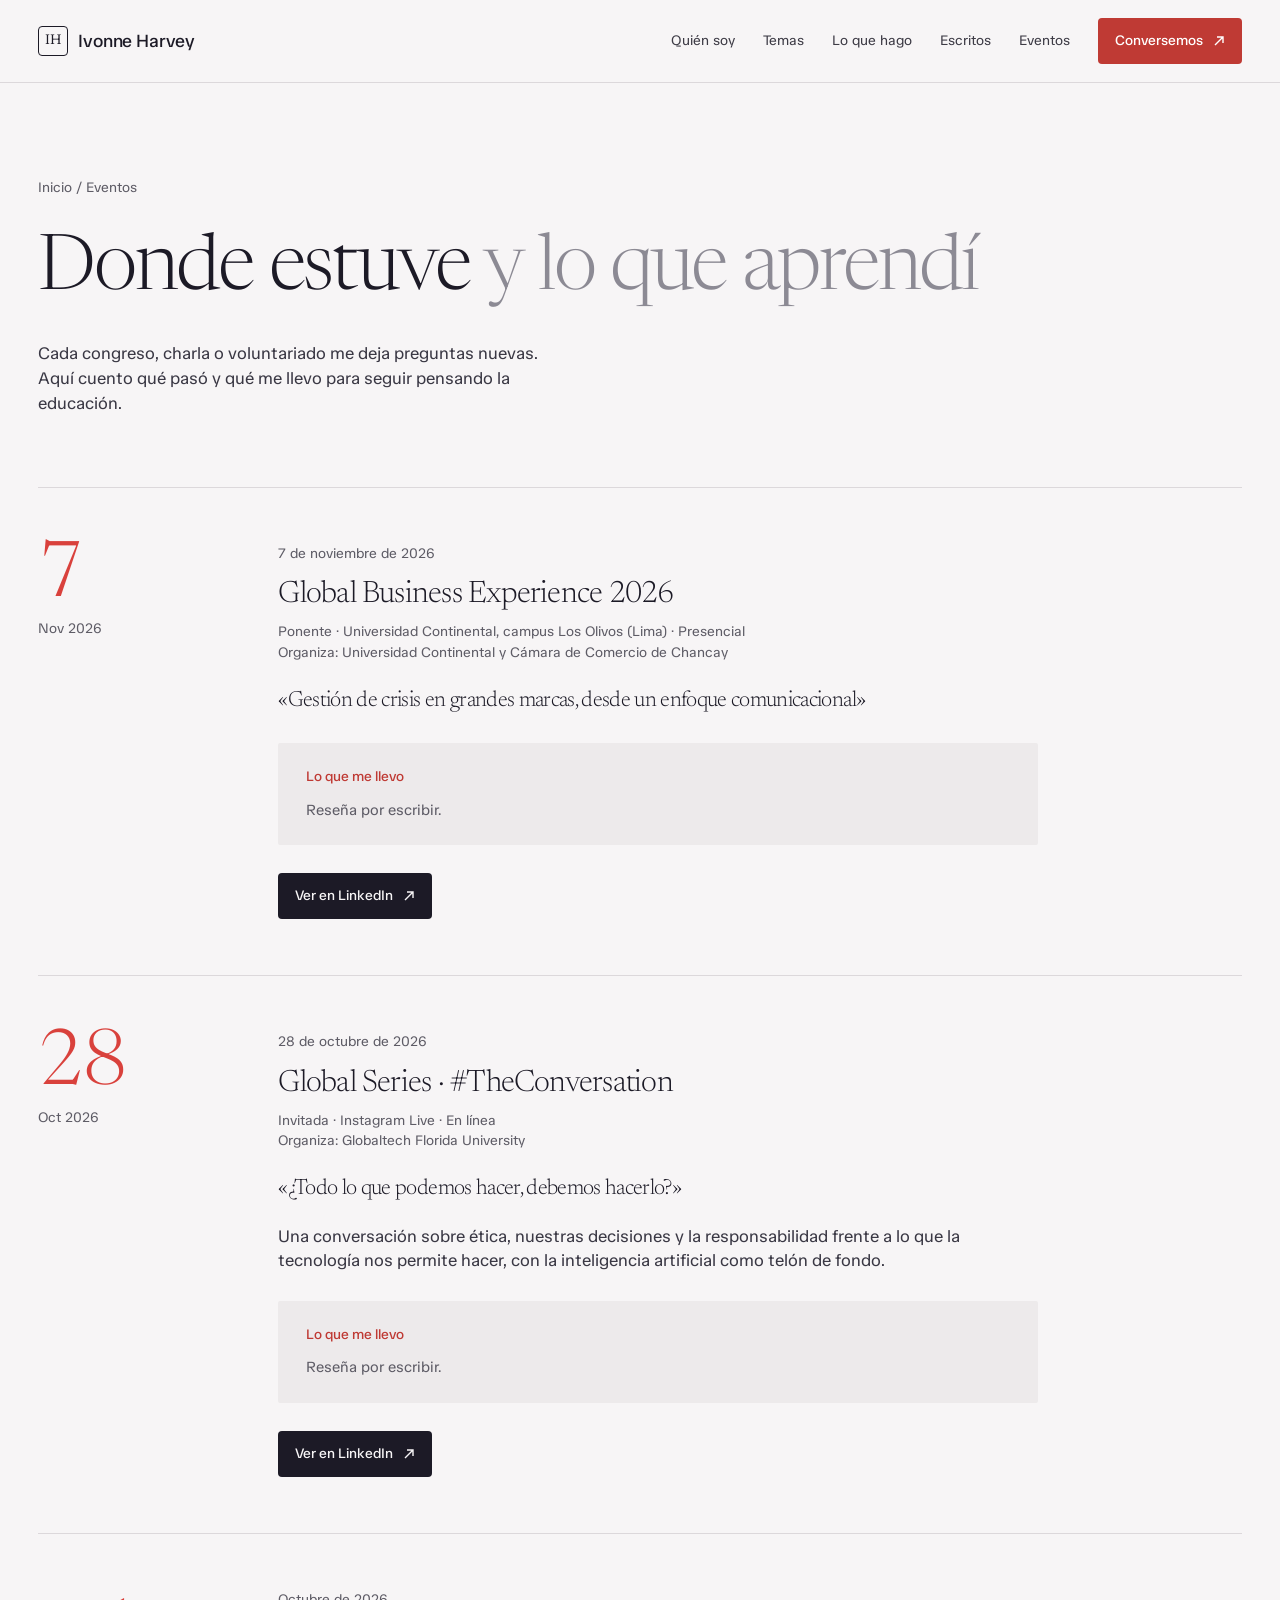
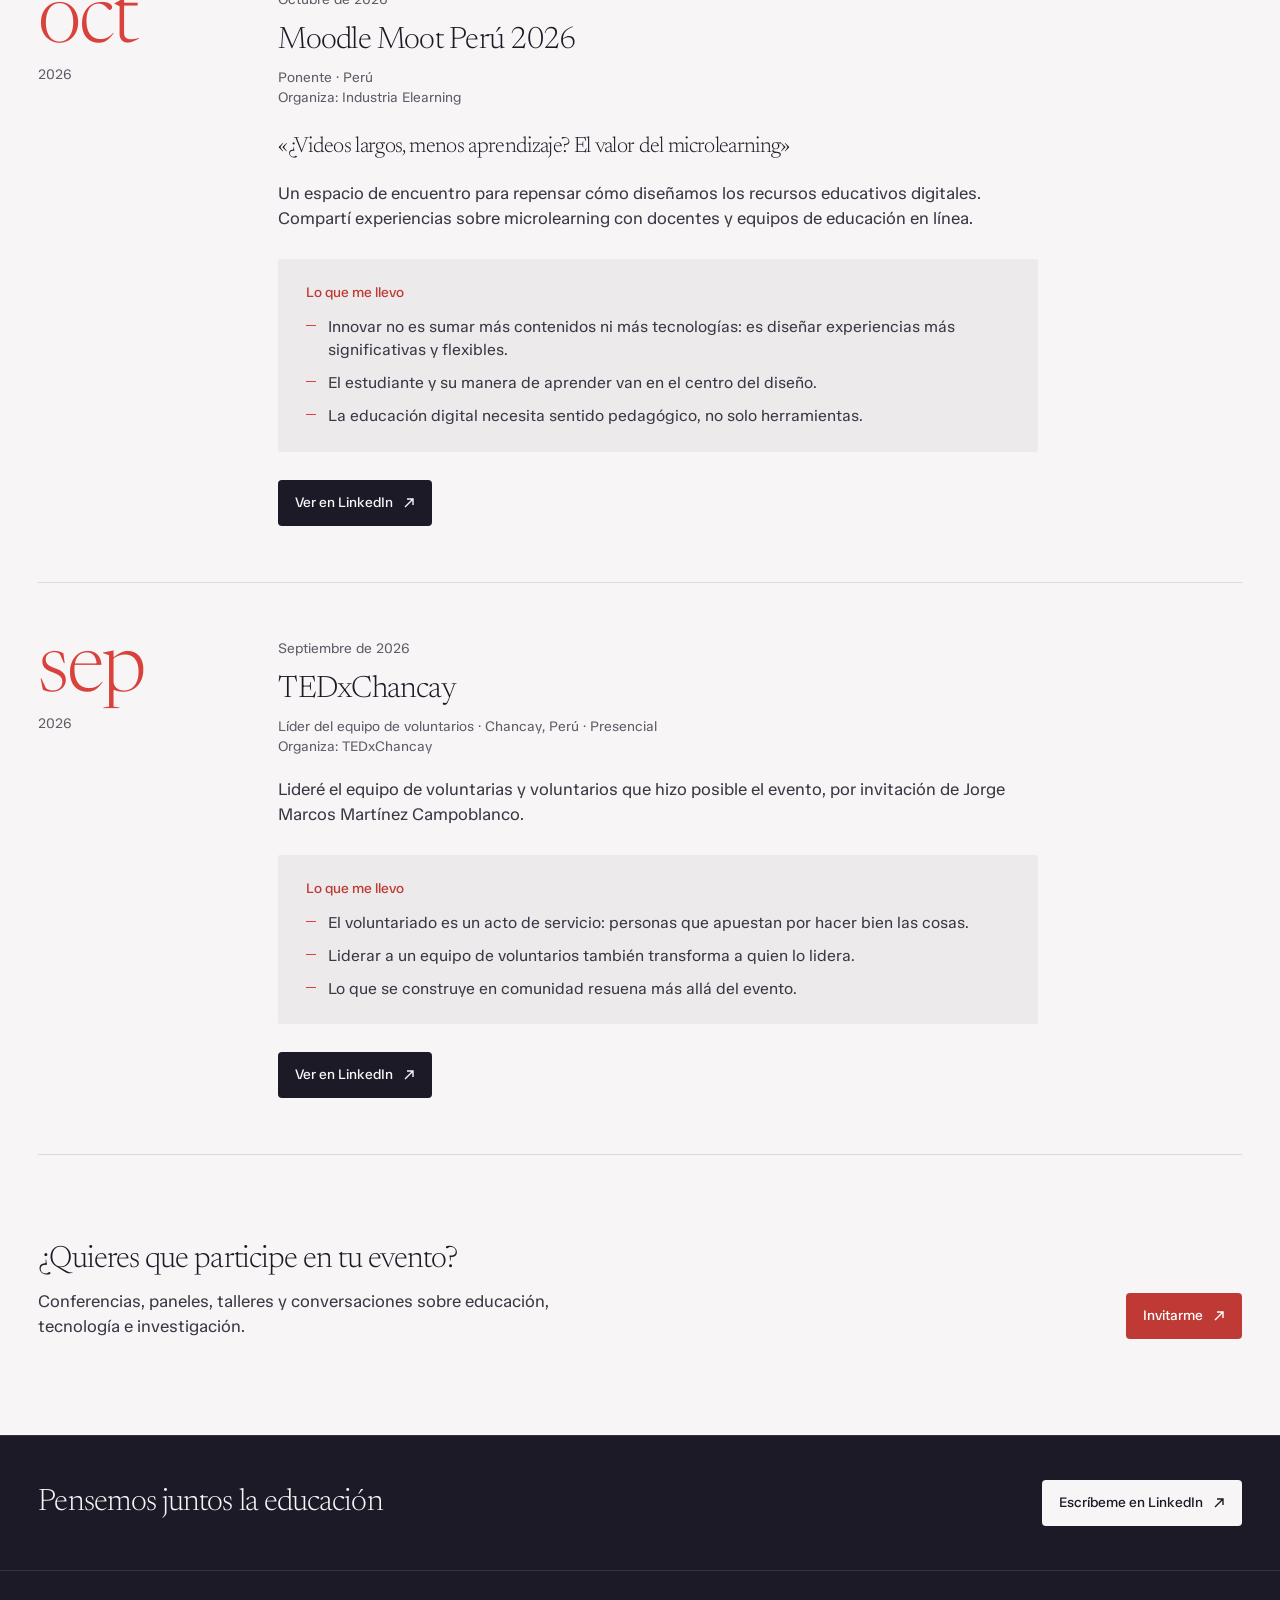
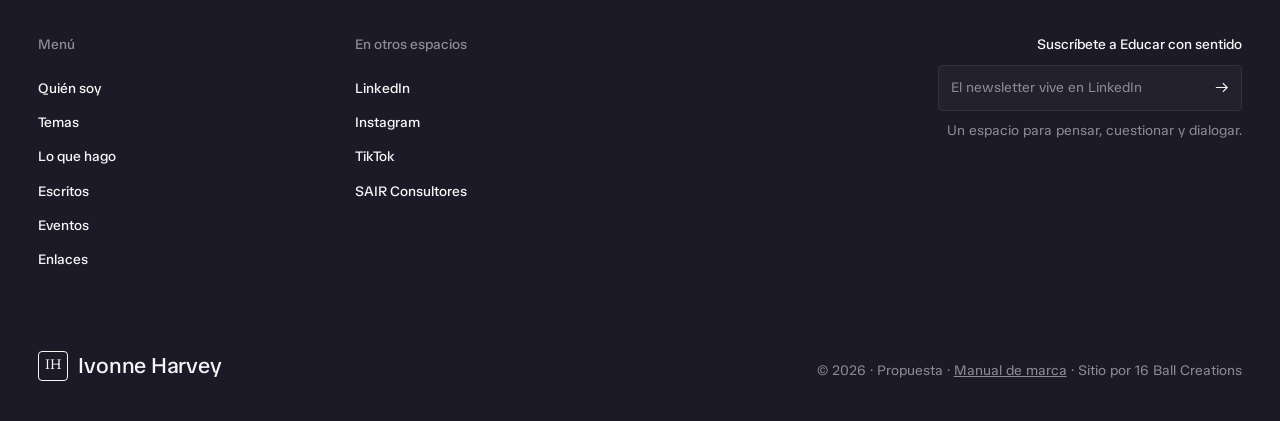
<file: eventos/index.html>
<!doctype html>
<html lang="es">
<head>
<meta charset="utf-8">
<meta name="viewport" content="width=device-width, initial-scale=1">
<title>Eventos · Ivonne Harvey</title>
<meta name="robots" content="noindex, nofollow">
<meta name="description" content="Eventos, charlas y encuentros de Ivonne Harvey: reseñas y lo aprendido.">
<meta property="og:type" content="website">
<meta property="og:site_name" content="Ivonne Harvey">
<meta property="og:locale" content="es_PE">
<meta property="og:url" content="https://16ballcreations.github.io/ivonne-harvey/eventos/">
<meta property="og:title" content="Eventos · Ivonne Harvey">
<meta property="og:description" content="Eventos, charlas y encuentros de Ivonne Harvey: reseñas y lo aprendido.">
<meta property="og:image" content="https://16ballcreations.github.io/ivonne-harvey/assets/img/compartir.jpg?v=1">
<meta property="og:image:width" content="1200">
<meta property="og:image:height" content="630">
<meta property="og:image:alt" content="Ivonne Harvey, Doctora en Educación. Educar con sentido. Pensar en comunidad.">
<meta name="twitter:card" content="summary_large_image">
<link rel="preconnect" href="https://fonts.googleapis.com">
<link rel="preconnect" href="https://fonts.gstatic.com" crossorigin>
<link rel="stylesheet" href="../assets/css/marca.css?v=1.0">
<link rel="stylesheet" href="../assets/css/sitio.css?v=1.0">
<link rel="icon" href="../assets/img/marca/sello.svg" type="image/svg+xml">
</head>
<body>
<svg width="0" height="0" style="position:absolute" aria-hidden="true">
  <symbol id="diag" viewBox="0 0 12 12"><path d="M2 10 10 2M4 2h6v6" fill="none" stroke="currentColor" stroke-width="1.4"/></symbol>
  <symbol id="der" viewBox="0 0 16 12"><path d="M1 6h13M9 1l5 5-5 5" fill="none" stroke="currentColor" stroke-width="1.3"/></symbol>
</svg>

<header class="barra solida fija" id="barra">
  <a class="firma" href="../" aria-label="Ivonne Harvey, inicio"><span class="mono">IH</span>Ivonne Harvey</a>
  <nav aria-label="Principal">
    <a href="../#quien">Quién soy</a><a href="../#temas">Temas</a><a href="../#hago">Lo que hago</a><a href="../escritos/">Escritos</a><a href="../eventos/" aria-current="page">Eventos</a>
    <a class="btn btn-salmon" href="#conversemos">Conversemos <svg><use href="#diag"/></svg></a>
  </nav>
</header>

<main>
<section class="cabecera">
  <div class="envolver">
    <p class="miga"><a href="../">Inicio</a> / Eventos</p>
    <h1 class="serif titular">Donde estuve <span class="tenue">y lo que aprendí</span></h1>
    <p class="cuerpo">Cada congreso, charla o voluntariado me deja preguntas nuevas. Aquí cuento qué pasó y qué me llevo para seguir pensando la educación.</p>
  </div>
</section>

<section class="bloque" style="padding-top:24px">
  <div class="envolver">
    <div class="eventos-lista" data-lista="eventos" data-formato="completo" data-fuente="../assets/data/eventos.json">
      <p class="sin-js">Cargando eventos…</p>
    </div>
    <div class="cabeza" style="margin:88px 0 0">
      <div>
        <h2 class="serif h3">¿Quieres que participe en tu evento?</h2>
        <p class="cuerpo" style="margin-top:12px">Conferencias, paneles, talleres y conversaciones sobre educación, tecnología e investigación.</p>
      </div>
      <a class="btn btn-salmon" href="https://www.linkedin.com/in/ivonneharvey/" target="_blank" rel="noopener">Invitarme <svg><use href="#diag"/></svg></a>
    </div>
  </div>
</section>
</main>

<!-- cierre -->
<footer class="pie oscuro" id="conversemos">
  <div class="envolver cierre">
    <h2 class="serif h3">Pensemos juntos la educación</h2>
    <a class="btn btn-papel" href="https://www.linkedin.com/in/ivonneharvey/" target="_blank" rel="noopener">Escríbeme en LinkedIn <svg><use href="#diag"/></svg></a>
  </div>
  <div class="envolver pie-in">
    <div class="pie-col"><p class="pie-tit">Menú</p><a href="../#quien">Quién soy</a><a href="../#temas">Temas</a><a href="../#hago">Lo que hago</a><a href="../escritos/">Escritos</a><a href="../eventos/">Eventos</a><a href="../enlaces/">Enlaces</a></div>
    <div class="pie-col"><p class="pie-tit">En otros espacios</p><a href="https://www.linkedin.com/in/ivonneharvey/" target="_blank" rel="noopener">LinkedIn</a><a href="https://www.instagram.com/ivonneharvey/" target="_blank" rel="noopener">Instagram</a><a href="https://www.tiktok.com/@ivonneharvey" target="_blank" rel="noopener">TikTok</a><a href="https://16ballcreations.github.io/sair-consultores/" target="_blank" rel="noopener">SAIR Consultores</a></div>
    <div class="pie-sus">
      <p class="pie-tit claro">Suscríbete a Educar con sentido</p>
      <a class="sus-campo" href="https://www.linkedin.com/pulse/educaci%C3%B3n-derechos-humanos-y-migraci%C3%B3n-para-pensar-en-harvey-l--qb66f/" target="_blank" rel="noopener"><span>El newsletter vive en LinkedIn</span><svg><use href="#der"/></svg></a>
      <p class="pie-nota">Un espacio para pensar, cuestionar y dialogar.</p>
    </div>
  </div>
  <div class="envolver pie-base">
    <p class="firma"><span class="mono">IH</span>Ivonne Harvey</p>
    <p class="pie-nota">© 2026 · Propuesta · <a href="../marca/">Manual de marca</a> · Sitio por 16 Ball Creations</p>
  </div>
</footer>
<script src="../assets/js/sitio.js?v=1.0"></script>
<script src="../assets/js/contenido.js?v=1.0"></script>
</body>
</html>
</file>
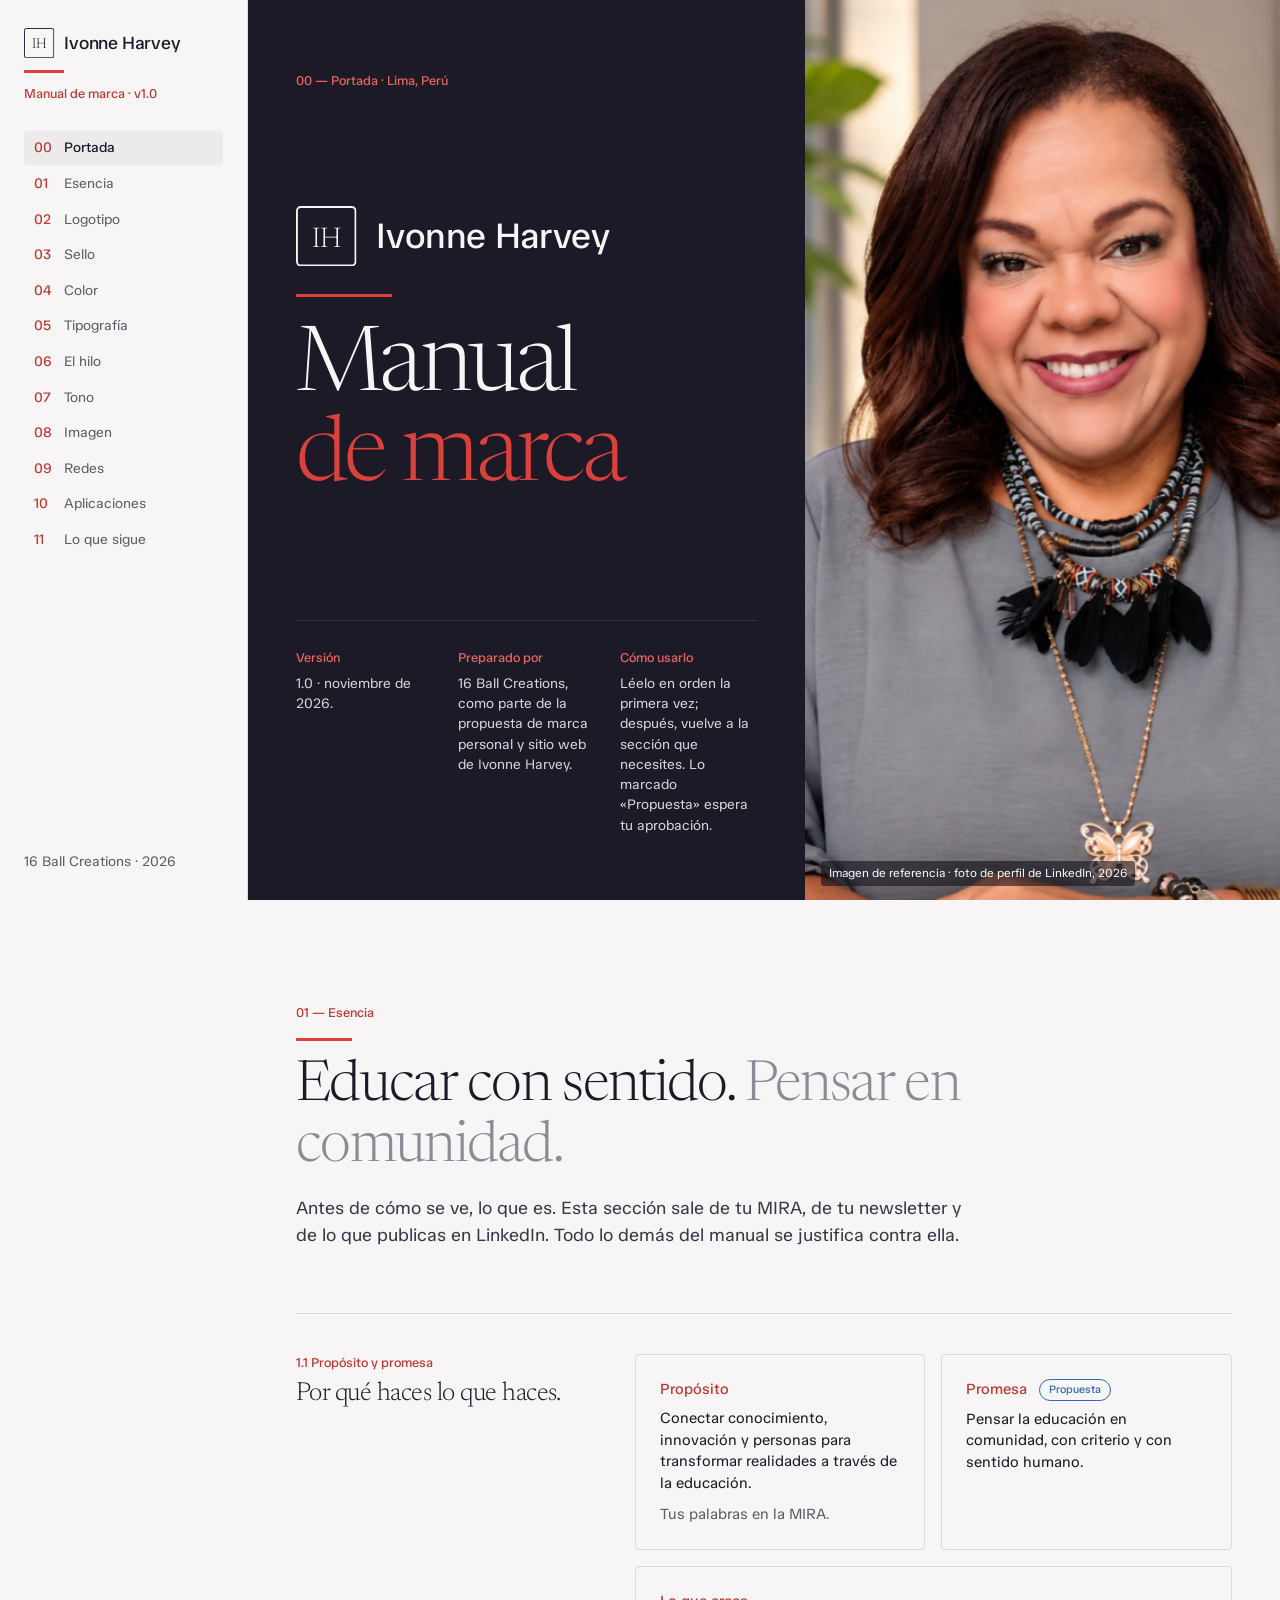
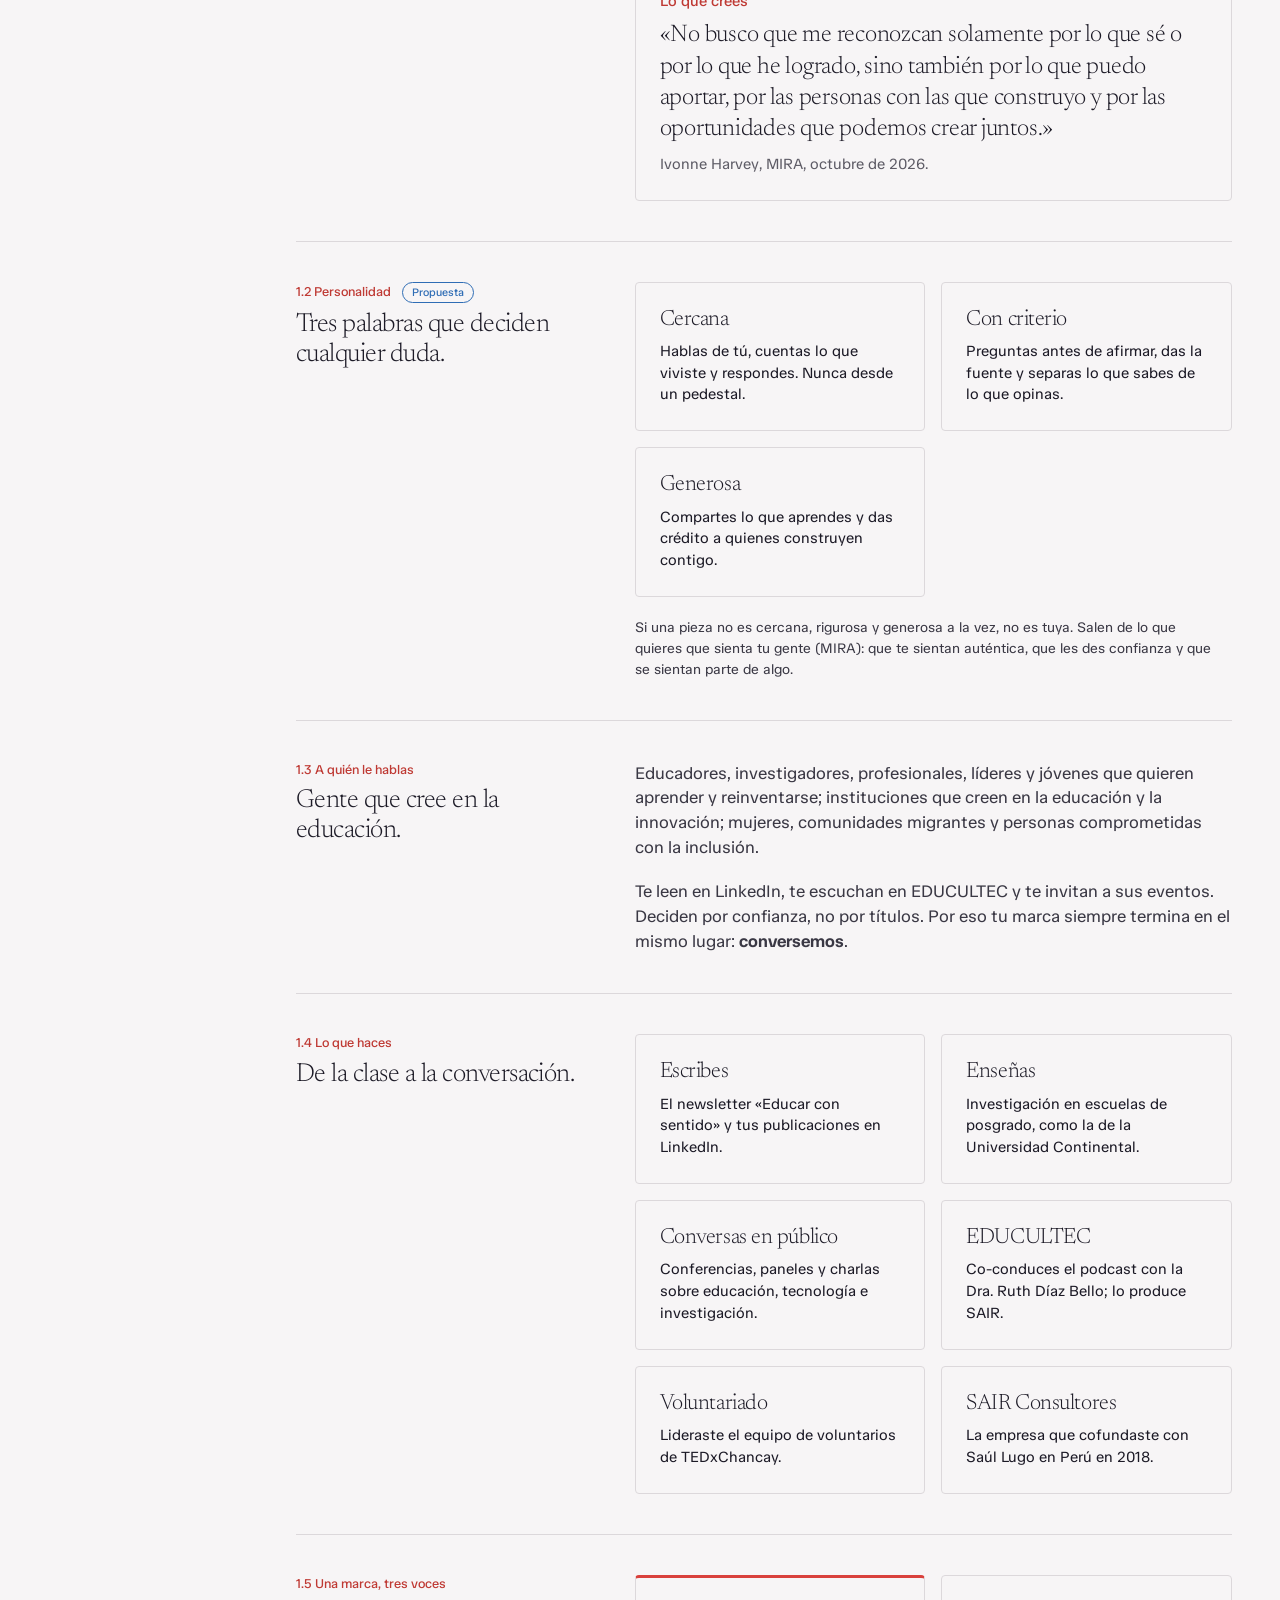
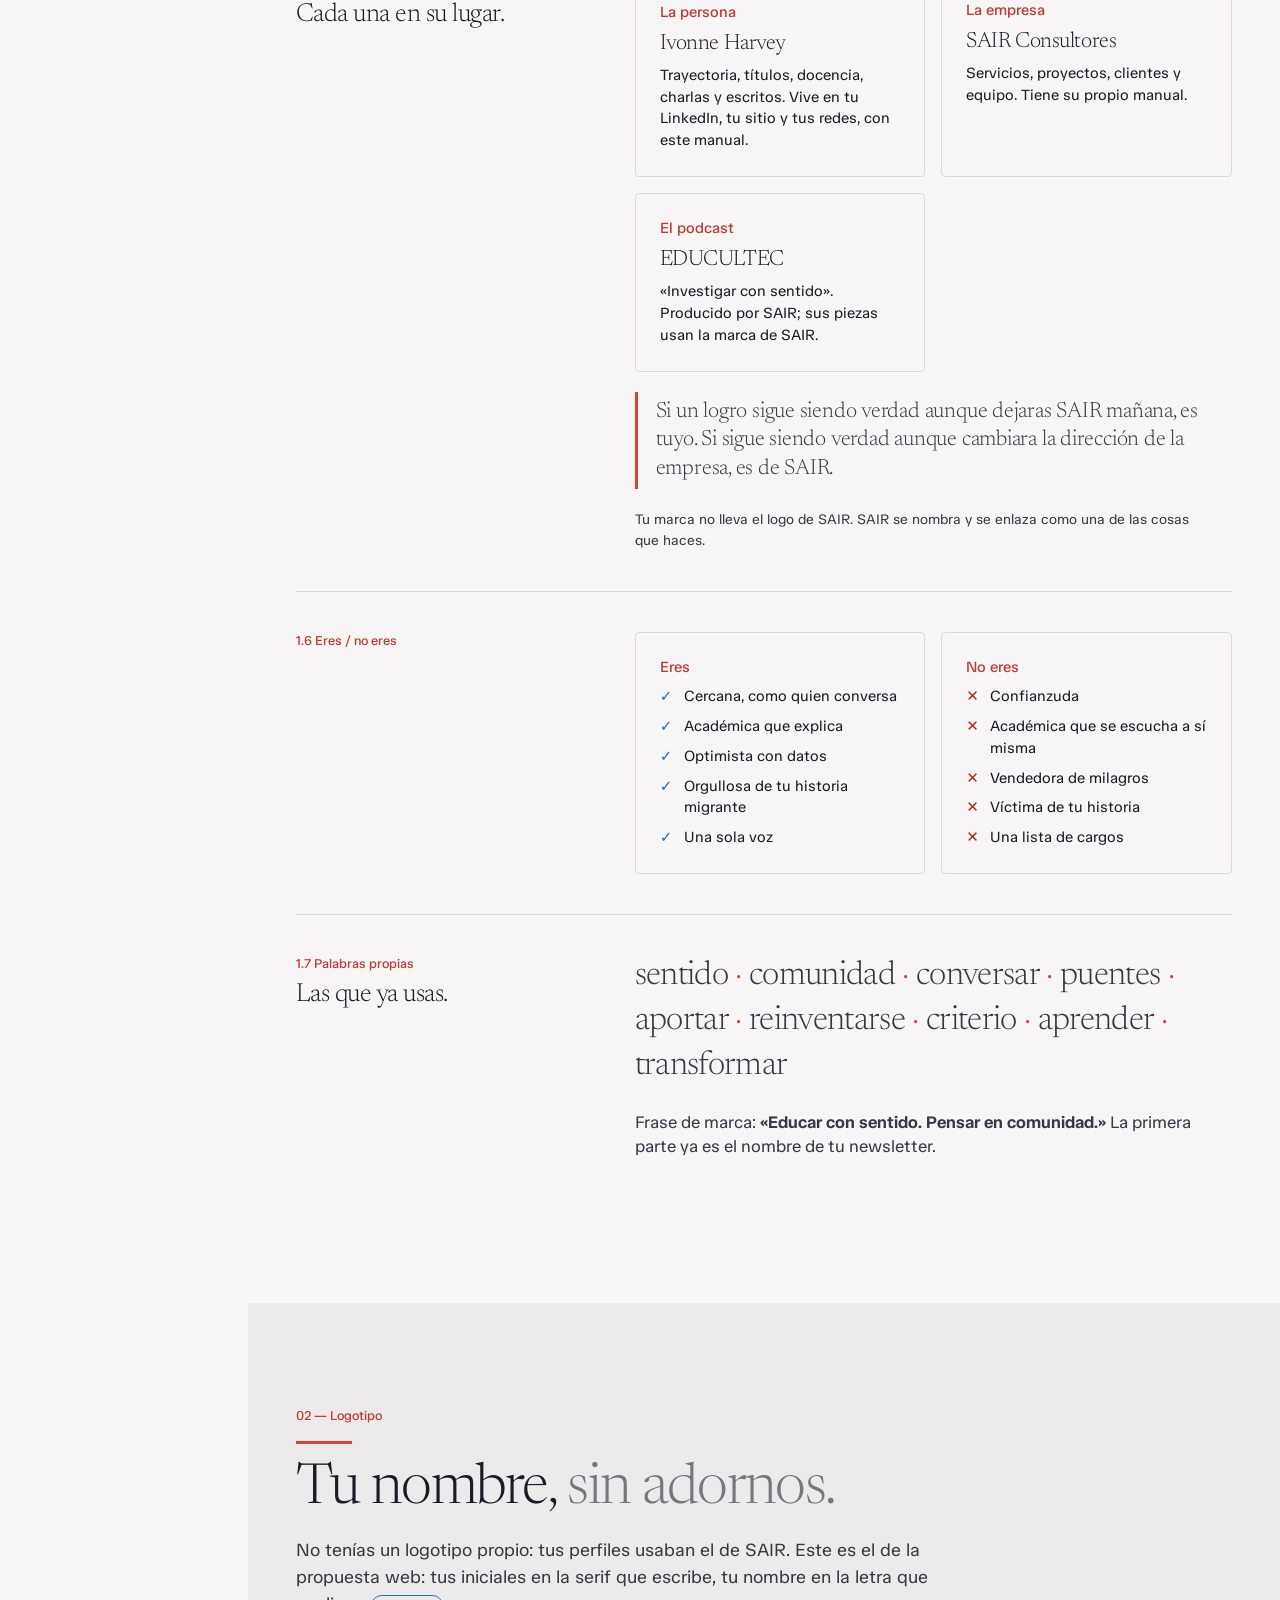
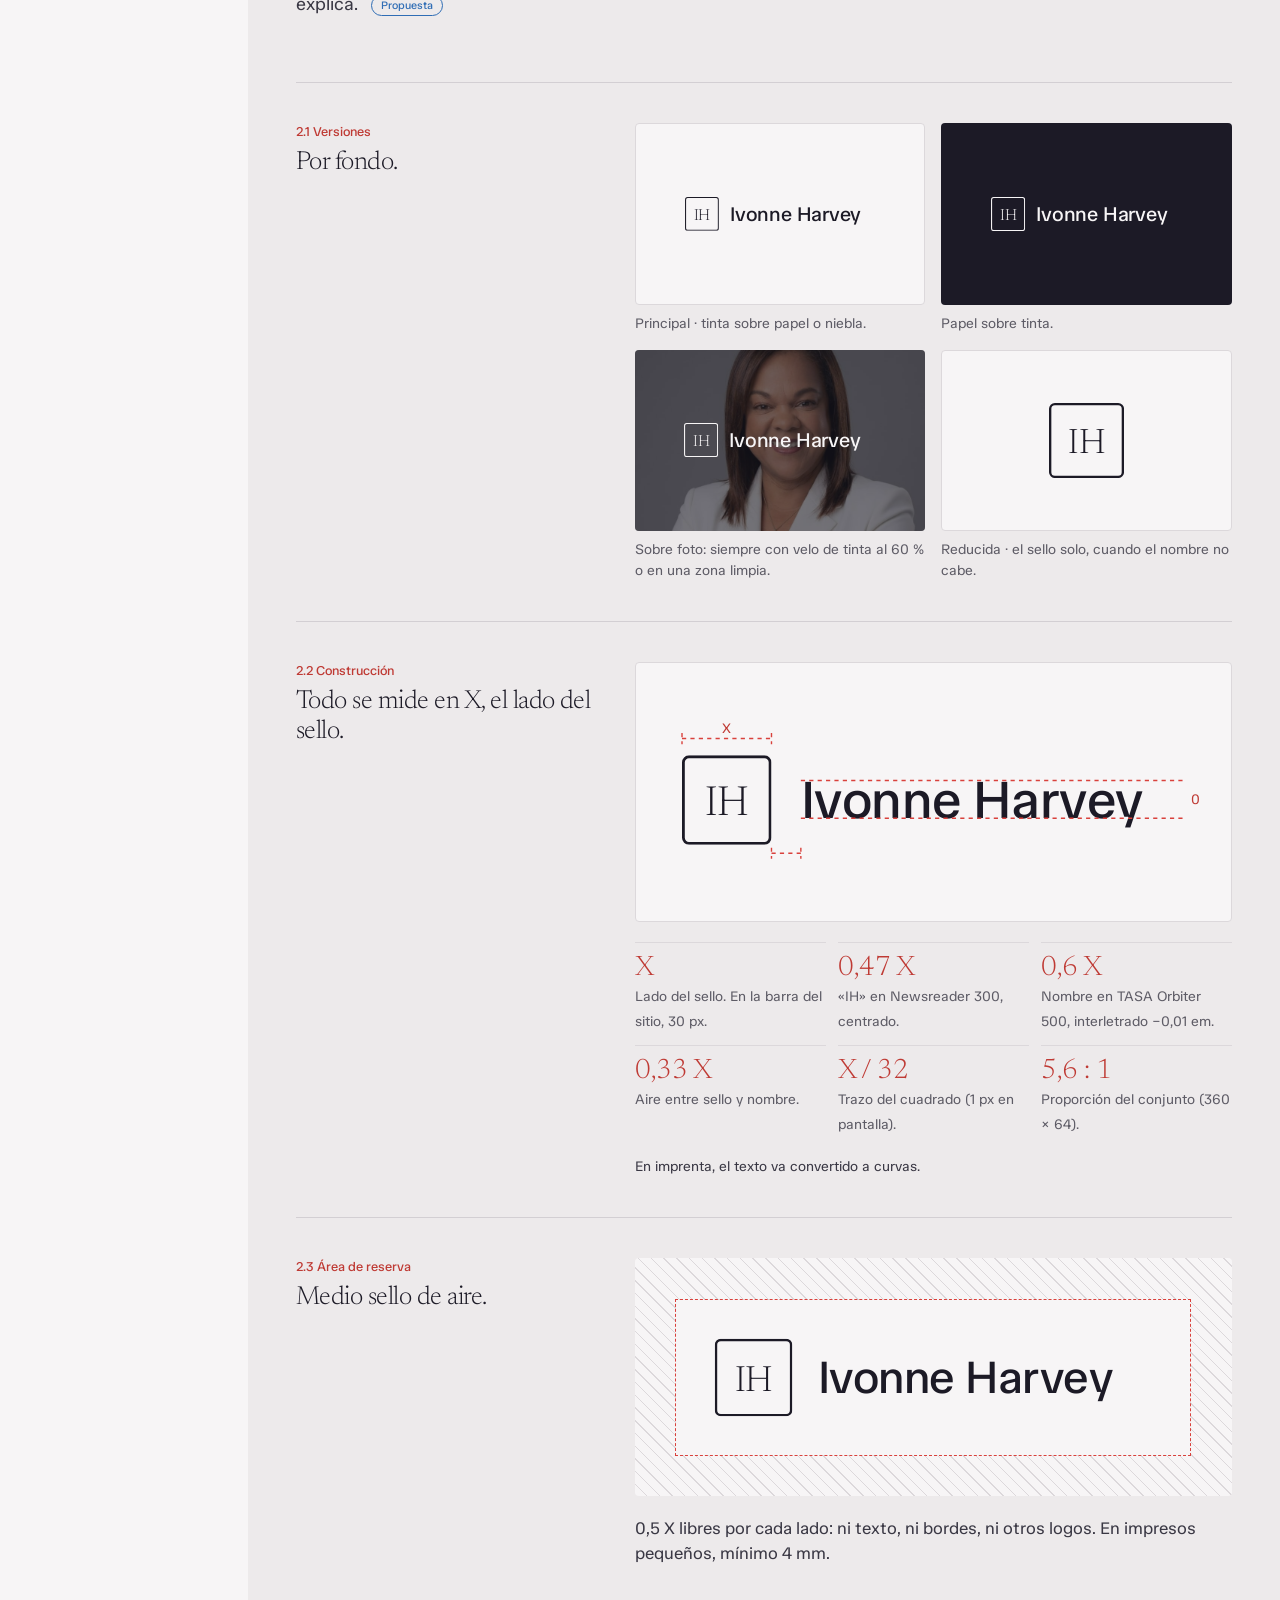
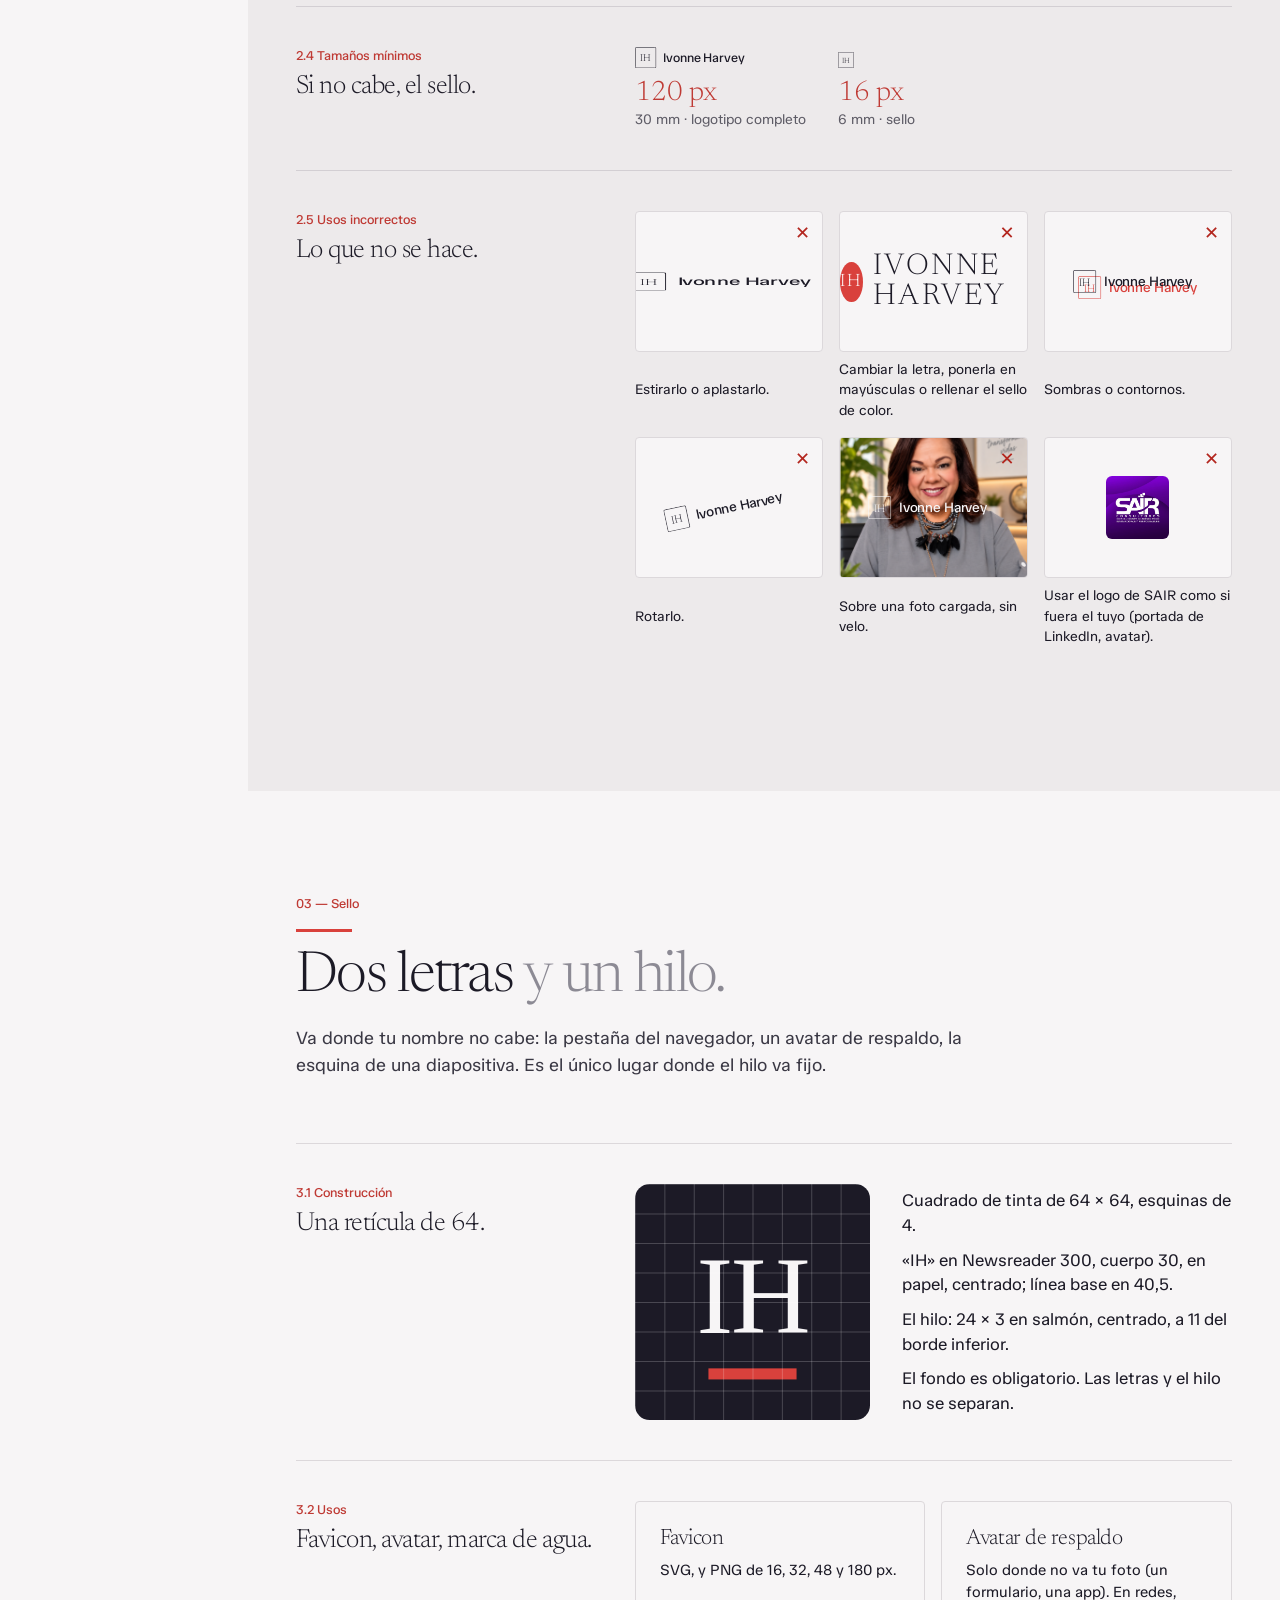
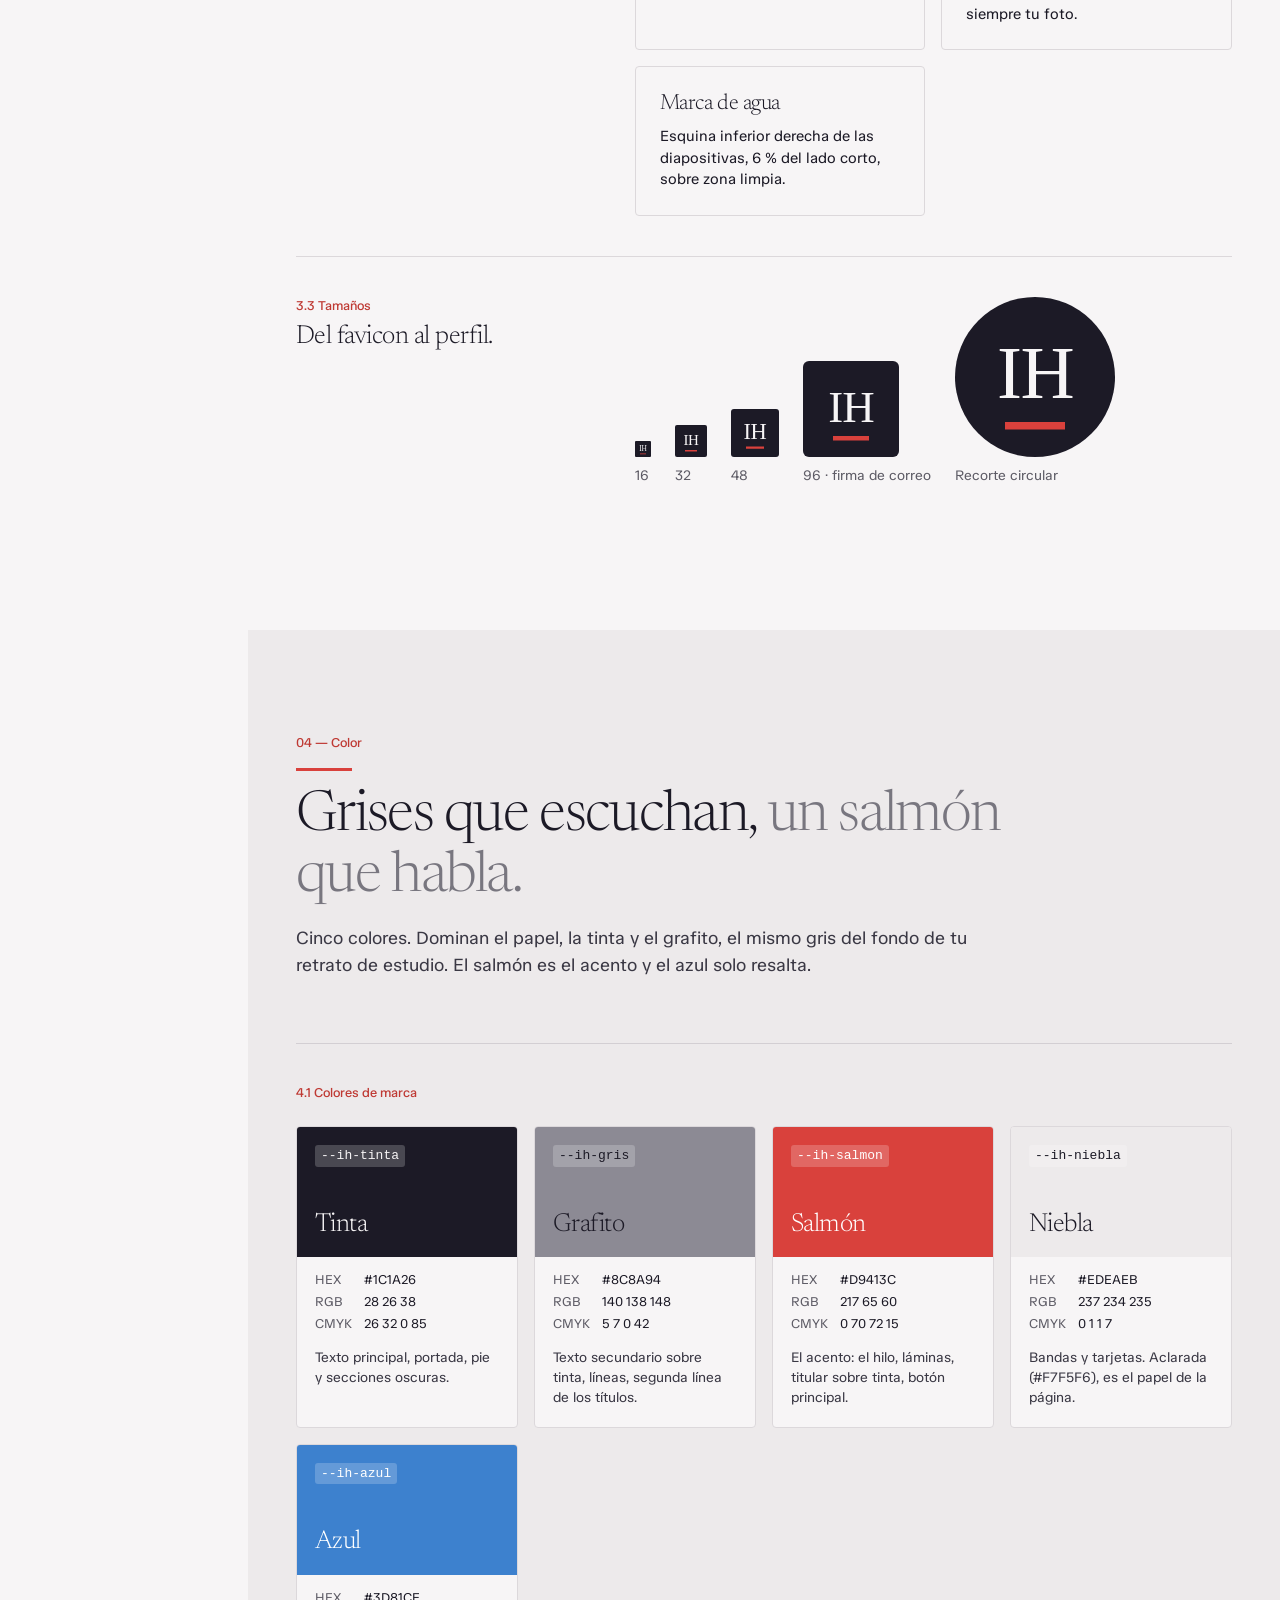
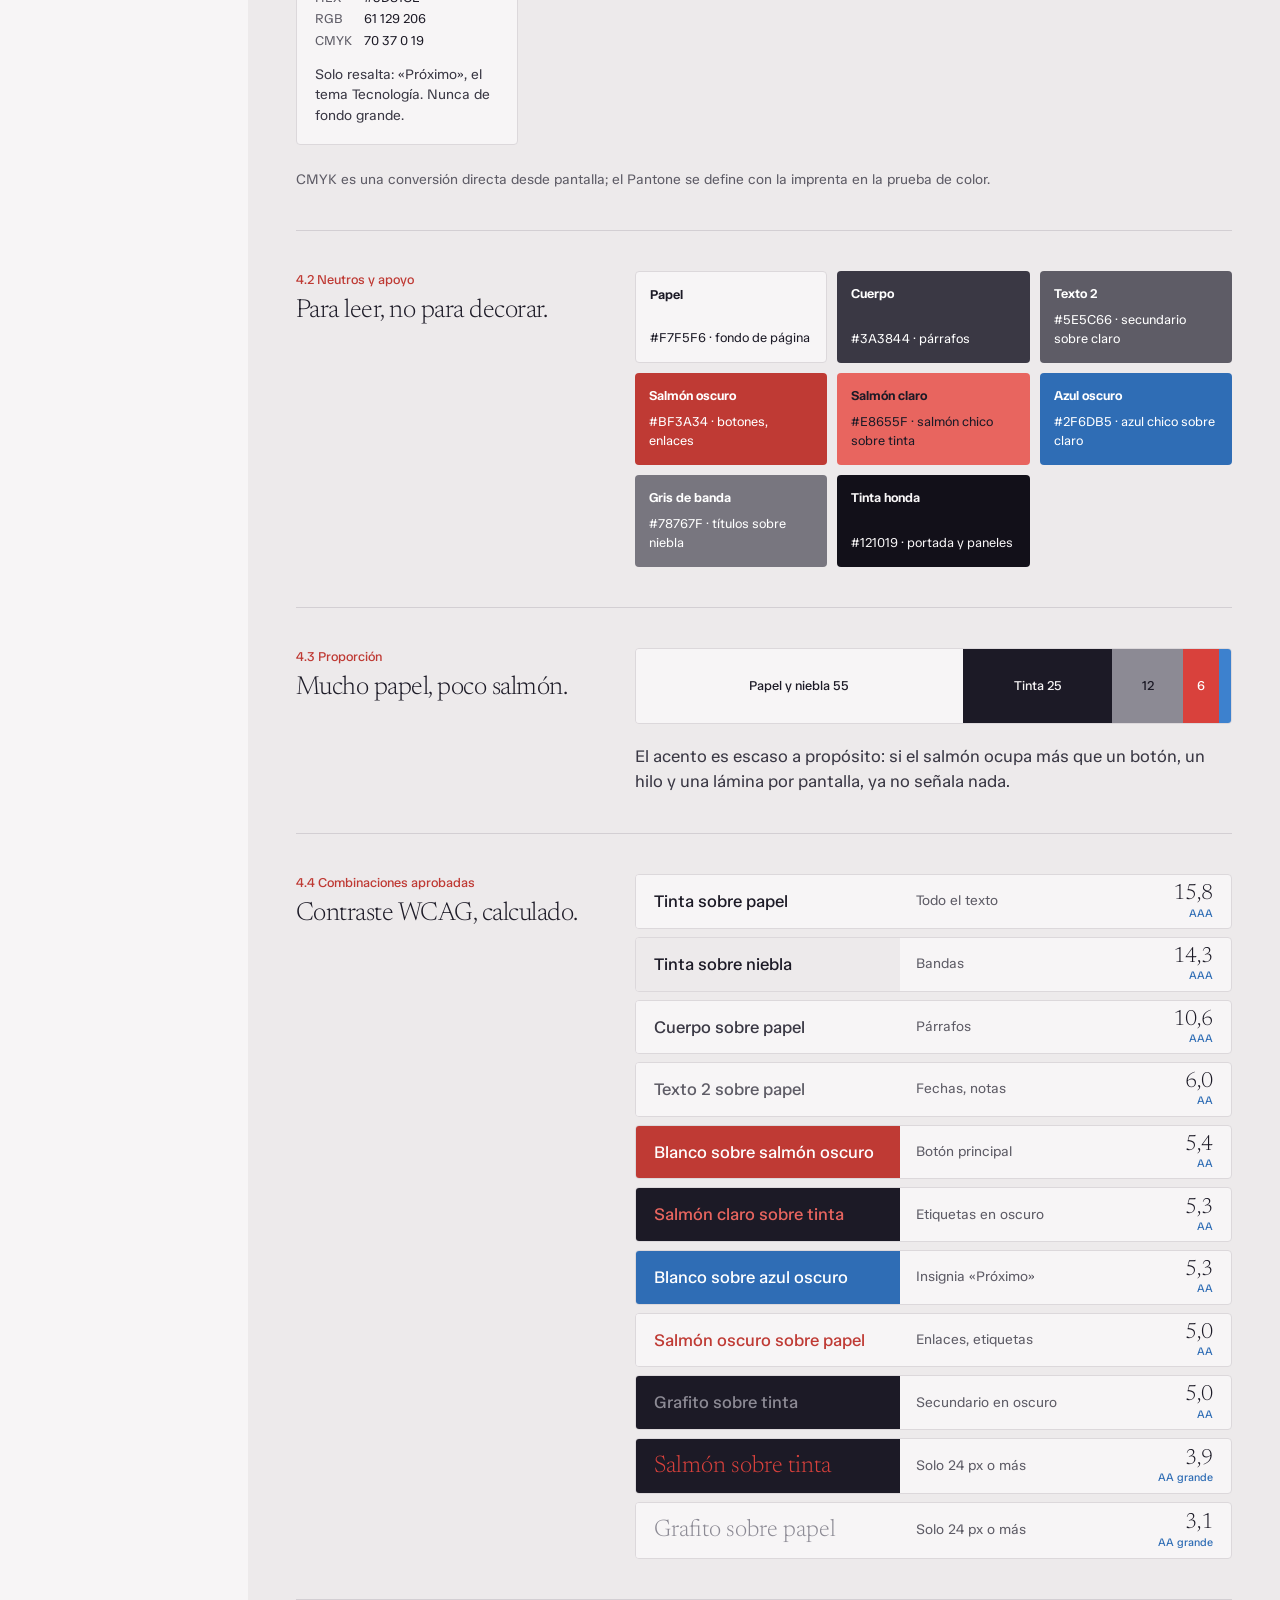
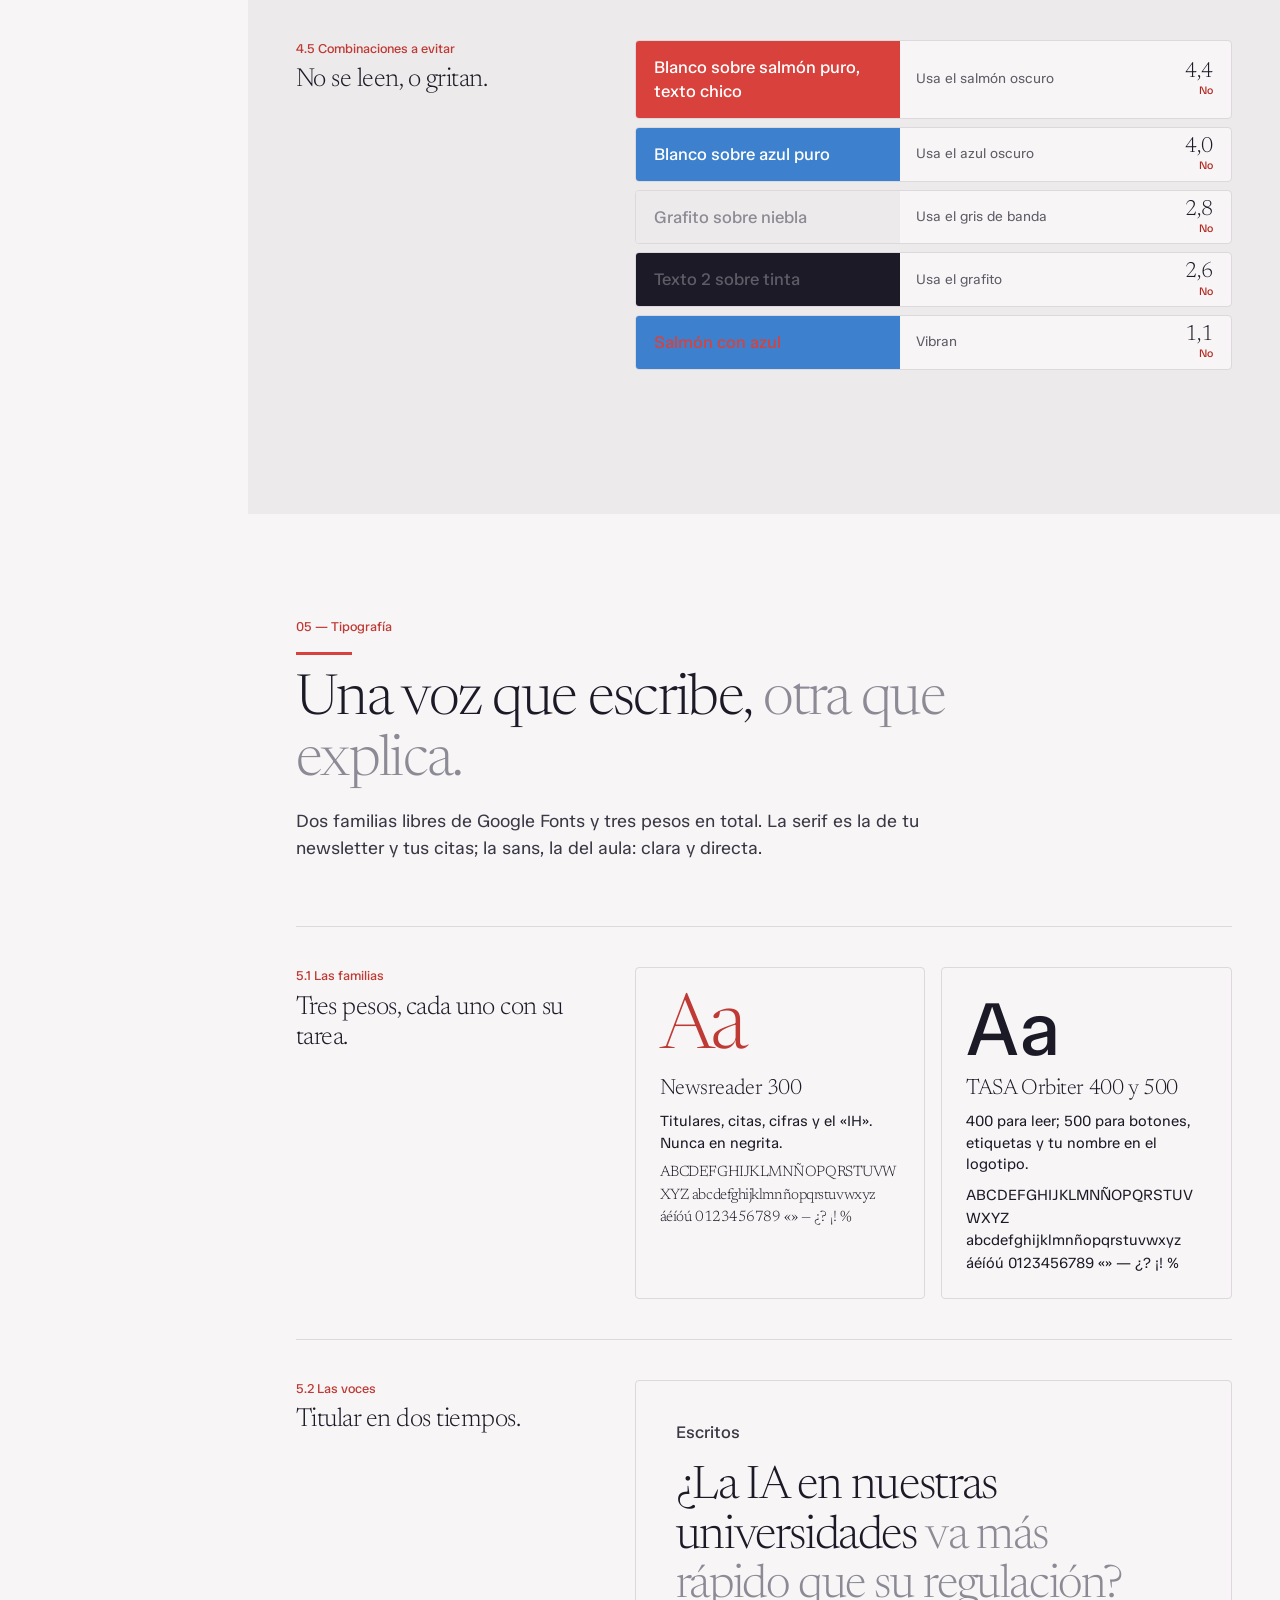
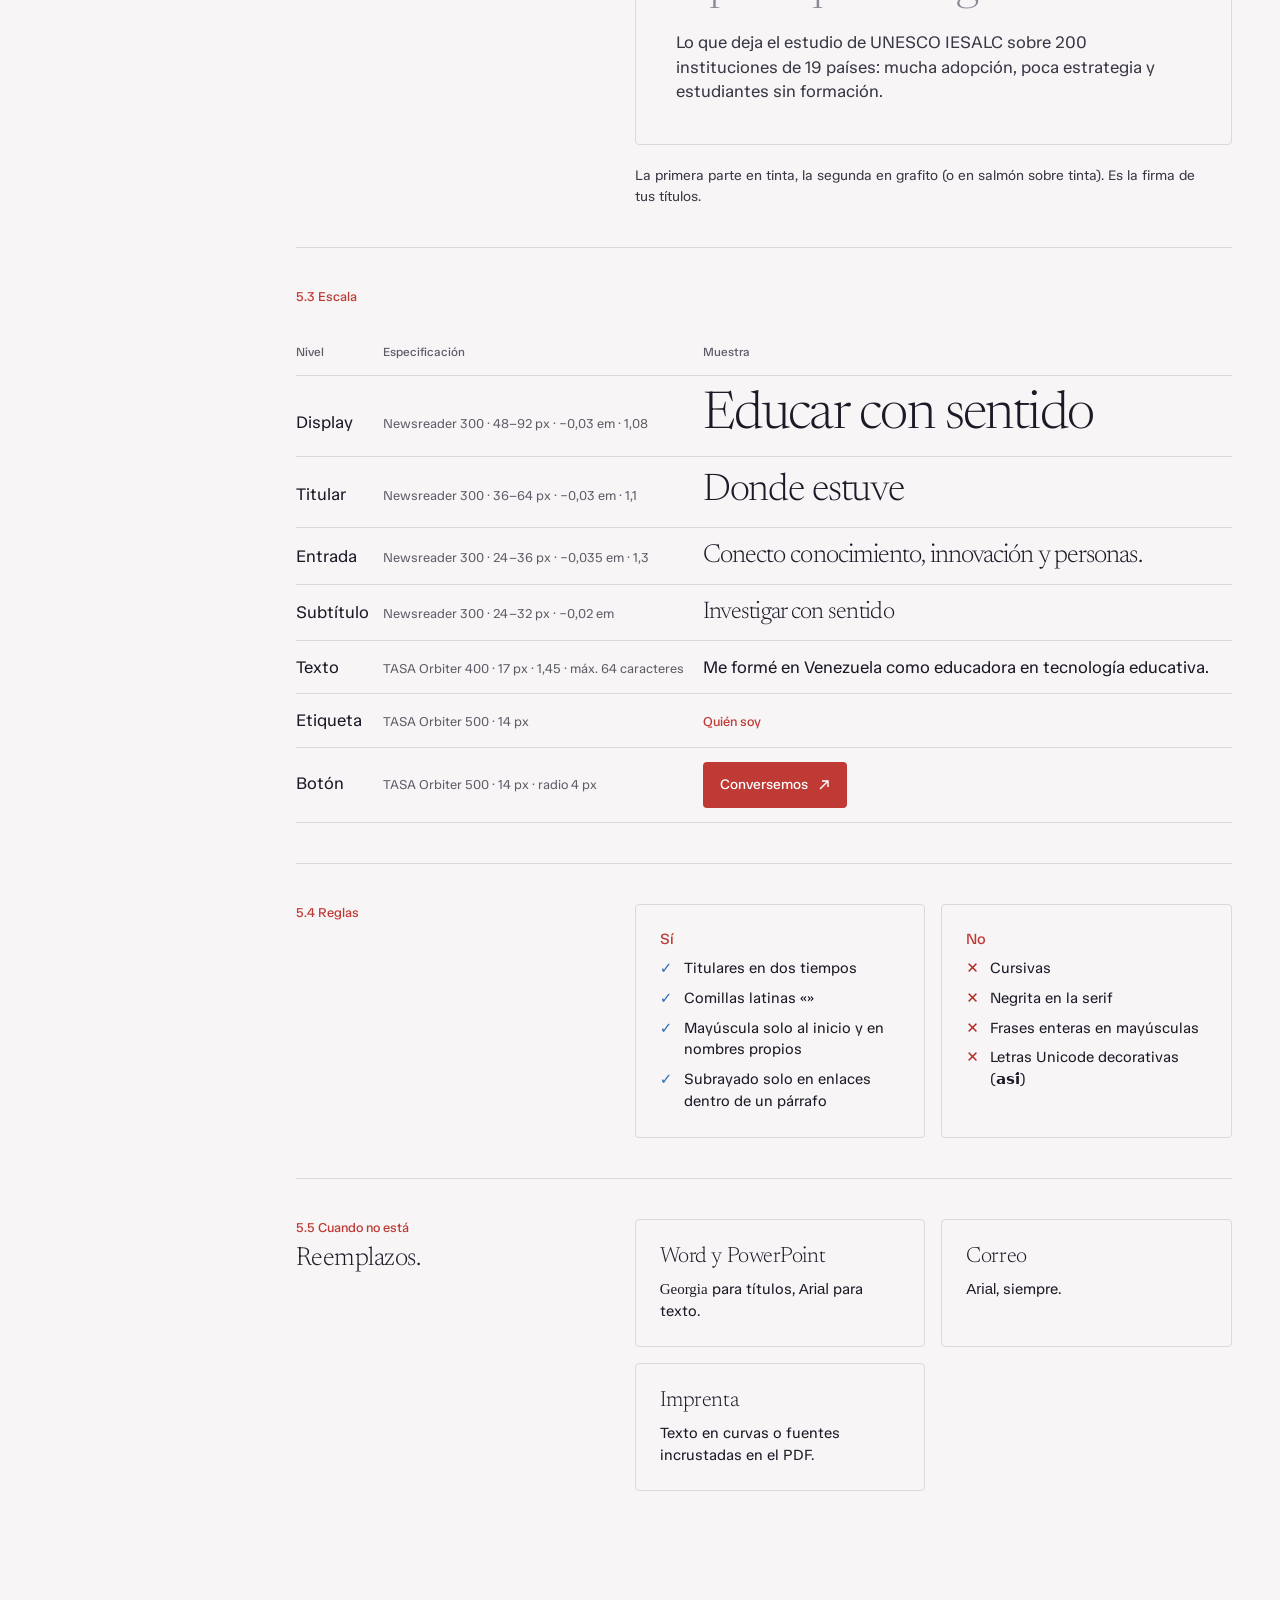
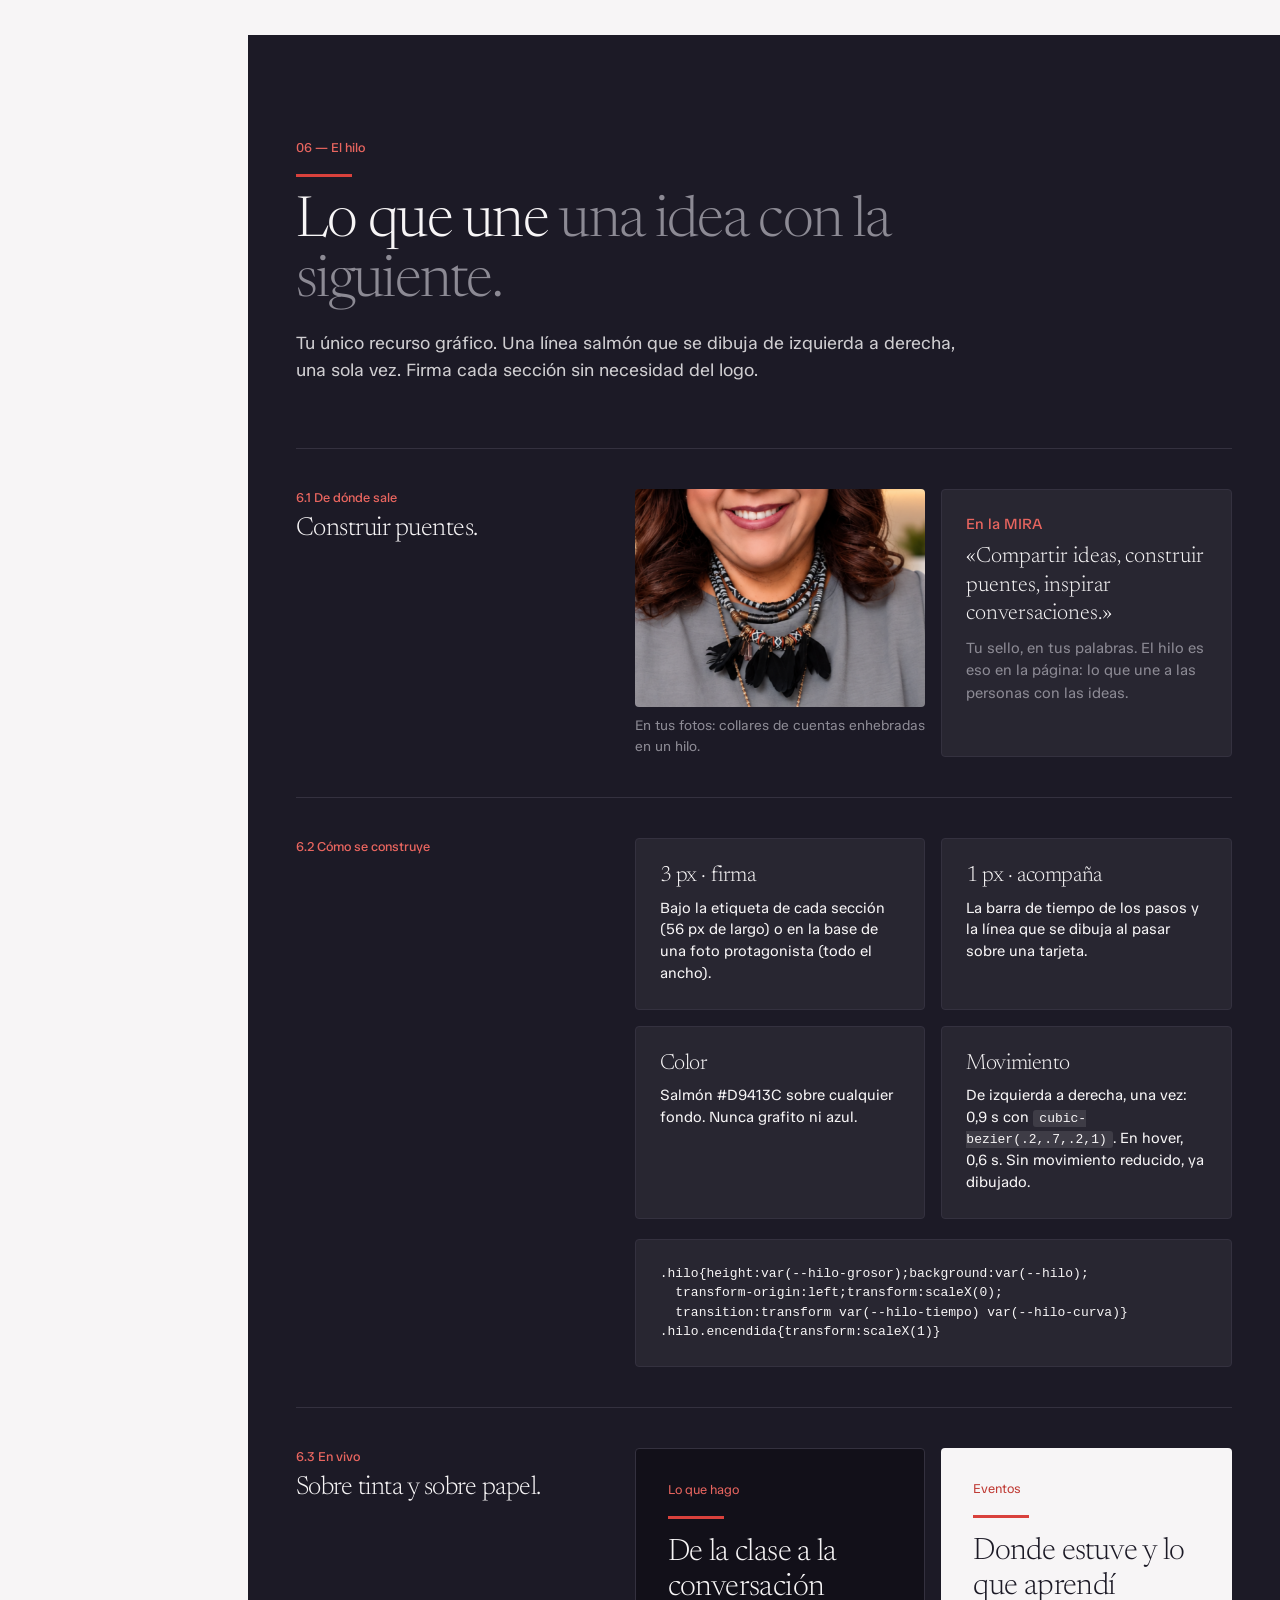
<file: marca/index.html>
<!doctype html>
<html lang="es-PE">
<head>
  <meta charset="utf-8">
  <meta name="viewport" content="width=device-width, initial-scale=1">
  <title>Manual de marca · Ivonne Harvey</title>
  <meta name="description" content="Manual de marca personal de Ivonne Harvey: esencia, logotipo, sello, color, tipografía, el hilo, tono, imagen, redes y aplicaciones. Versión 1.0, noviembre de 2026.">
  <meta property="og:type" content="website">
  <meta property="og:site_name" content="Ivonne Harvey">
  <meta property="og:locale" content="es_PE">
  <meta property="og:url" content="https://16ballcreations.github.io/ivonne-harvey/marca/">
  <meta property="og:title" content="Manual de marca · Ivonne Harvey">
  <meta property="og:description" content="Manual de marca personal de Ivonne Harvey: esencia, logotipo, sello, color, tipografía, el hilo, tono, imagen, redes y aplicaciones. Versión 1.0, noviembre de 2026.">
  <meta property="og:image" content="https://16ballcreations.github.io/ivonne-harvey/assets/img/compartir.jpg?v=1">
  <meta property="og:image:width" content="1200">
  <meta property="og:image:height" content="630">
  <meta property="og:image:alt" content="Ivonne Harvey, Doctora en Educación. Educar con sentido. Pensar en comunidad.">
  <meta name="twitter:card" content="summary_large_image">
  <meta name="robots" content="noindex">
  <meta name="theme-color" content="#1C1A26">
  <link rel="icon" href="../assets/img/marca/sello.svg" type="image/svg+xml">
  <link rel="preconnect" href="https://fonts.googleapis.com">
  <link rel="preconnect" href="https://fonts.gstatic.com" crossorigin>
  <link rel="stylesheet" href="../assets/css/marca.css?v=1.0">
  <link rel="stylesheet" href="manual.css?v=1.0">
  <script>document.documentElement.classList.add('js');</script>
</head>
<body>

  <!-- Piezas del logotipo, dibujadas una vez (usan la fuente web y el color del texto) -->
  <svg width="0" height="0" style="position:absolute" aria-hidden="true">
    <defs>
      <symbol id="sello-l" viewBox="0 0 64 64">
        <rect x="1" y="1" width="62" height="62" rx="4" fill="none" stroke="currentColor" stroke-width="2"/>
        <text x="32" y="43" text-anchor="middle" font-family="Newsreader, Georgia, serif" font-weight="300" font-size="30" letter-spacing="-0.6" fill="currentColor">IH</text>
      </symbol>
      <symbol id="logo" viewBox="0 0 360 64">
        <use href="#sello-l" width="64" height="64"/>
        <text x="85" y="45" font-family="'TASA Orbiter', Arial, sans-serif" font-weight="500" font-size="38" letter-spacing="-0.4" fill="currentColor">Ivonne Harvey</text>
      </symbol>
      <symbol id="diag" viewBox="0 0 12 12"><path d="M2 10 10 2M4 2h6v6" fill="none" stroke="currentColor" stroke-width="1.4"/></symbol>
    </defs>
  </svg>

  <!-- Índice -->
  <aside class="indice" aria-label="Índice del manual">
    <a class="indice-marca" href="#portada" aria-label="Ivonne Harvey, manual de marca">
      <svg viewBox="0 0 360 64" aria-hidden="true" class="nombre-logo"><use href="#logo"/></svg>
      <svg viewBox="0 0 64 64" aria-hidden="true" class="solo-sello"><use href="#sello-l"/></svg>
      <span class="hilo"></span>
      <span class="etiqueta">Manual de marca · v1.0</span>
    </a>
    <nav aria-label="Secciones">
      <ol>
        <li><a class="indice-enlace" href="#portada"><span>00</span>Portada</a></li>
        <li><a class="indice-enlace" href="#esencia"><span>01</span>Esencia</a></li>
        <li><a class="indice-enlace" href="#logotipo"><span>02</span>Logotipo</a></li>
        <li><a class="indice-enlace" href="#sello"><span>03</span>Sello</a></li>
        <li><a class="indice-enlace" href="#color"><span>04</span>Color</a></li>
        <li><a class="indice-enlace" href="#tipografia"><span>05</span>Tipografía</a></li>
        <li><a class="indice-enlace" href="#hilo"><span>06</span>El hilo</a></li>
        <li><a class="indice-enlace" href="#tono"><span>07</span>Tono</a></li>
        <li><a class="indice-enlace" href="#imagen"><span>08</span>Imagen</a></li>
        <li><a class="indice-enlace" href="#redes"><span>09</span>Redes</a></li>
        <li><a class="indice-enlace" href="#aplicaciones"><span>10</span>Aplicaciones</a></li>
        <li><a class="indice-enlace" href="#bundle"><span>11</span>Lo que sigue</a></li>
      </ol>
    </nav>
    <p class="nota indice-pie">16 Ball Creations · 2026</p>
  </aside>

  <main>

    <!-- 00 · Portada -->
    <section class="hoja portada" id="portada" aria-label="Portada del manual">
      <figure class="portada-foto">
        <img src="../assets/img/ivonne-oficina.jpg" alt="Ivonne Harvey sonriente, con blusa gris y collar artesanal de plumas, en su oficina" width="800" height="800">
        <figcaption>Imagen de referencia · foto de perfil de LinkedIn, 2026</figcaption>
      </figure>
      <div class="reticula">
        <div>
          <p class="etiqueta">00 — Portada · Lima, Perú</p>
        </div>
        <div style="display:grid;gap:28px">
          <svg class="portada-logo" viewBox="0 0 360 64" role="img" aria-label="Logotipo de Ivonne Harvey"><use href="#logo"/></svg>
          <span class="hilo"></span>
          <h1 class="display-m">Manual<br><span>de marca</span></h1>
        </div>
        <div class="portada-datos">
          <div><p class="etiqueta">Versión</p><p>1.0 · noviembre de 2026.</p></div>
          <div><p class="etiqueta">Preparado por</p><p>16 Ball Creations, como parte de la propuesta de marca personal y sitio web de Ivonne Harvey.</p></div>
          <div><p class="etiqueta">Cómo usarlo</p><p>Léelo en orden la primera vez; después, vuelve a la sección que necesites. Lo marcado «Propuesta» espera tu aprobación.</p></div>
        </div>
      </div>
    </section>

    <!-- 01 · Esencia -->
    <section class="hoja" id="esencia">
      <div class="reticula">
        <header class="cabeza">
          <p class="etiqueta">01 — Esencia</p>
          <span class="hilo"></span>
          <h2 class="titular-m">Educar con sentido. <span class="tenue">Pensar en comunidad.</span></h2>
          <p class="entrada">Antes de cómo se ve, lo que es. Esta sección sale de tu MIRA, de tu newsletter y de lo que publicas en LinkedIn. Todo lo demás del manual se justifica contra ella.</p>
        </header>

        <div class="bloque">
          <div class="bloque-titulo"><p class="etiqueta">1.1 Propósito y promesa</p><h3>Por qué haces lo que haces.</h3></div>
          <div class="bloque-cuerpo rejilla-2">
            <div class="ficha"><p class="etiqueta">Propósito</p><p>Conectar conocimiento, innovación y personas para transformar realidades a través de la educación.</p><p class="nota">Tus palabras en la MIRA.</p></div>
            <div class="ficha"><p class="etiqueta">Promesa <span class="propuesta">Propuesta</span></p><p>Pensar la educación en comunidad, con criterio y con sentido humano.</p></div>
            <div class="ficha" style="grid-column:1/-1"><p class="etiqueta">Lo que crees</p><p style="font:300 24px/1.3 var(--ih-serif);letter-spacing:-.01em">«No busco que me reconozcan solamente por lo que sé o por lo que he logrado, sino también por lo que puedo aportar, por las personas con las que construyo y por las oportunidades que podemos crear juntos.»</p><p class="nota">Ivonne Harvey, MIRA, octubre de 2026.</p></div>
          </div>
        </div>

        <div class="bloque">
          <div class="bloque-titulo"><p class="etiqueta">1.2 Personalidad <span class="propuesta">Propuesta</span></p><h3>Tres palabras que deciden cualquier duda.</h3></div>
          <div class="bloque-cuerpo">
            <div class="rejilla-3">
              <div class="ficha"><h4>Cercana</h4><p>Hablas de tú, cuentas lo que viviste y respondes. Nunca desde un pedestal.</p></div>
              <div class="ficha"><h4>Con criterio</h4><p>Preguntas antes de afirmar, das la fuente y separas lo que sabes de lo que opinas.</p></div>
              <div class="ficha"><h4>Generosa</h4><p>Compartes lo que aprendes y das crédito a quienes construyen contigo.</p></div>
            </div>
            <p class="nota">Si una pieza no es cercana, rigurosa y generosa a la vez, no es tuya. Salen de lo que quieres que sienta tu gente (MIRA): que te sientan auténtica, que les des confianza y que se sientan parte de algo.</p>
          </div>
        </div>

        <div class="bloque">
          <div class="bloque-titulo"><p class="etiqueta">1.3 A quién le hablas</p><h3>Gente que cree en la educación.</h3></div>
          <div class="bloque-cuerpo">
            <p>Educadores, investigadores, profesionales, líderes y jóvenes que quieren aprender y reinventarse; instituciones que creen en la educación y la innovación; mujeres, comunidades migrantes y personas comprometidas con la inclusión.</p>
            <p>Te leen en LinkedIn, te escuchan en EDUCULTEC y te invitan a sus eventos. Deciden por confianza, no por títulos. Por eso tu marca siempre termina en el mismo lugar: <b>conversemos</b>.</p>
          </div>
        </div>

        <div class="bloque">
          <div class="bloque-titulo"><p class="etiqueta">1.4 Lo que haces</p><h3>De la clase a la conversación.</h3></div>
          <div class="bloque-cuerpo rejilla">
            <div class="ficha"><h4>Escribes</h4><p>El newsletter «Educar con sentido» y tus publicaciones en LinkedIn.</p></div>
            <div class="ficha"><h4>Enseñas</h4><p>Investigación en escuelas de posgrado, como la de la Universidad Continental.</p></div>
            <div class="ficha"><h4>Conversas en público</h4><p>Conferencias, paneles y charlas sobre educación, tecnología e investigación.</p></div>
            <div class="ficha"><h4>EDUCULTEC</h4><p>Co-conduces el podcast con la Dra. Ruth Díaz Bello; lo produce SAIR.</p></div>
            <div class="ficha"><h4>Voluntariado</h4><p>Lideraste el equipo de voluntarios de TEDxChancay.</p></div>
            <div class="ficha"><h4>SAIR Consultores</h4><p>La empresa que cofundaste con Saúl Lugo en Perú en 2018.</p></div>
          </div>
        </div>

        <div class="bloque">
          <div class="bloque-titulo"><p class="etiqueta">1.5 Una marca, tres voces</p><h3>Cada una en su lugar.</h3></div>
          <div class="bloque-cuerpo">
            <div class="rejilla-3">
              <div class="ficha" style="border-top:3px solid var(--ih-salmon)"><p class="etiqueta">La persona</p><h4>Ivonne Harvey</h4><p>Trayectoria, títulos, docencia, charlas y escritos. Vive en tu LinkedIn, tu sitio y tus redes, con este manual.</p></div>
              <div class="ficha"><p class="etiqueta">La empresa</p><h4>SAIR Consultores</h4><p>Servicios, proyectos, clientes y equipo. Tiene su propio manual.</p></div>
              <div class="ficha"><p class="etiqueta">El podcast</p><h4>EDUCULTEC</h4><p>«Investigar con sentido». Producido por SAIR; sus piezas usan la marca de SAIR.</p></div>
            </div>
            <p class="regla">Si un logro sigue siendo verdad aunque dejaras SAIR mañana, es tuyo. Si sigue siendo verdad aunque cambiara la dirección de la empresa, es de SAIR.</p>
            <p class="nota">Tu marca no lleva el logo de SAIR. SAIR se nombra y se enlaza como una de las cosas que haces.</p>
          </div>
        </div>

        <div class="bloque">
          <div class="bloque-titulo"><p class="etiqueta">1.6 Eres / no eres</p></div>
          <div class="bloque-cuerpo sino">
            <div class="ficha si"><p class="etiqueta">Eres</p><ul><li>Cercana, como quien conversa</li><li>Académica que explica</li><li>Optimista con datos</li><li>Orgullosa de tu historia migrante</li><li>Una sola voz</li></ul></div>
            <div class="ficha no"><p class="etiqueta">No eres</p><ul><li>Confianzuda</li><li>Académica que se escucha a sí misma</li><li>Vendedora de milagros</li><li>Víctima de tu historia</li><li>Una lista de cargos</li></ul></div>
          </div>
        </div>

        <div class="bloque">
          <div class="bloque-titulo"><p class="etiqueta">1.7 Palabras propias</p><h3>Las que ya usas.</h3></div>
          <div class="bloque-cuerpo">
            <p class="palabras">sentido <span>·</span> comunidad <span>·</span> conversar <span>·</span> puentes <span>·</span> aportar <span>·</span> reinventarse <span>·</span> criterio <span>·</span> aprender <span>·</span> transformar</p>
            <p>Frase de marca: <b>«Educar con sentido. Pensar en comunidad.»</b> La primera parte ya es el nombre de tu newsletter.</p>
          </div>
        </div>
      </div>
    </section>

    <!-- 02 · Logotipo -->
    <section class="hoja niebla" id="logotipo">
      <div class="reticula">
        <header class="cabeza">
          <p class="etiqueta">02 — Logotipo</p>
          <span class="hilo"></span>
          <h2 class="titular-m">Tu nombre, <span class="tenue">sin adornos.</span></h2>
          <p class="entrada">No tenías un logotipo propio: tus perfiles usaban el de SAIR. Este es el de la propuesta web: tus iniciales en la serif que escribe, tu nombre en la letra que explica. <span class="propuesta">Propuesta</span></p>
        </header>

        <div class="bloque">
          <div class="bloque-titulo"><p class="etiqueta">2.1 Versiones</p><h3>Por fondo.</h3></div>
          <div class="bloque-cuerpo versiones">
            <figure class="version"><div class="version-caja v-papel"><svg viewBox="0 0 360 64" role="img" aria-label="Logotipo en tinta sobre papel"><use href="#logo"/></svg></div><figcaption class="nota">Principal · tinta sobre papel o niebla.</figcaption></figure>
            <figure class="version"><div class="version-caja v-tinta"><svg viewBox="0 0 360 64" role="img" aria-label="Logotipo en papel sobre tinta"><use href="#logo"/></svg></div><figcaption class="nota">Papel sobre tinta.</figcaption></figure>
            <figure class="version"><div class="version-caja v-foto"><img src="../assets/img/ivonne-retrato.jpg" alt="" loading="lazy"><svg viewBox="0 0 360 64" role="img" aria-label="Logotipo sobre foto con velo"><use href="#logo"/></svg></div><figcaption class="nota">Sobre foto: siempre con velo de tinta al 60 % o en una zona limpia.</figcaption></figure>
            <figure class="version"><div class="version-caja v-papel v-sello"><svg viewBox="0 0 64 64" role="img" aria-label="Versión reducida: el sello"><use href="#sello-l"/></svg></div><figcaption class="nota">Reducida · el sello solo, cuando el nombre no cabe.</figcaption></figure>
          </div>
        </div>

        <div class="bloque">
          <div class="bloque-titulo"><p class="etiqueta">2.2 Construcción</p><h3>Todo se mide en X, el lado del sello.</h3></div>
          <div class="bloque-cuerpo">
            <div class="construccion">
              <svg viewBox="-10 -26 380 104" role="img" aria-label="Construcción del logotipo con sus medidas">
                <use href="#logo" width="360" height="64"/>
                <g fill="none" stroke="#D9413C" stroke-width="1" stroke-dasharray="3 3">
                  <path d="M0 -12 H64 M0 -16 V-8 M64 -16 V-8"/>
                  <path d="M64 70 H85 M64 66 V74 M85 66 V74"/>
                  <path d="M85 18 H360 M85 45 H360"/>
                </g>
                <g font-family="'TASA Orbiter', Arial, sans-serif" font-size="10" fill="#BF3A34">
                  <text x="32" y="-16" text-anchor="middle">X</text>
                  <text x="74.5" y="86" text-anchor="middle">0,33 X</text>
                  <text x="364" y="35">0,6 X</text>
                </g>
              </svg>
            </div>
            <div class="cotas">
              <div><b>X</b><span>Lado del sello. En la barra del sitio, 30 px.</span></div>
              <div><b>0,47 X</b><span>«IH» en Newsreader 300, centrado.</span></div>
              <div><b>0,6 X</b><span>Nombre en TASA Orbiter 500, interletrado −0,01 em.</span></div>
              <div><b>0,33 X</b><span>Aire entre sello y nombre.</span></div>
              <div><b>X / 32</b><span>Trazo del cuadrado (1 px en pantalla).</span></div>
              <div><b>5,6 : 1</b><span>Proporción del conjunto (360 × 64).</span></div>
            </div>
            <p class="nota">En imprenta, el texto va convertido a curvas.</p>
          </div>
        </div>

        <div class="bloque">
          <div class="bloque-titulo"><p class="etiqueta">2.3 Área de reserva</p><h3>Medio sello de aire.</h3></div>
          <div class="bloque-cuerpo">
            <div class="reserva"><svg viewBox="-32 -32 424 128" role="img" aria-label="Área de reserva del logotipo"><use href="#logo" width="360" height="64"/></svg></div>
            <p>0,5 X libres por cada lado: ni texto, ni bordes, ni otros logos. En impresos pequeños, mínimo 4 mm.</p>
          </div>
        </div>

        <div class="bloque">
          <div class="bloque-titulo"><p class="etiqueta">2.4 Tamaños mínimos</p><h3>Si no cabe, el sello.</h3></div>
          <div class="bloque-cuerpo">
            <div class="minimos">
              <figure><svg viewBox="0 0 360 64" style="width:120px" aria-hidden="true"><use href="#logo"/></svg><figcaption class="nota"><span class="cifra">120 px</span><br>30 mm · logotipo completo</figcaption></figure>
              <figure><svg viewBox="0 0 64 64" style="width:16px" aria-hidden="true"><use href="#sello-l"/></svg><figcaption class="nota"><span class="cifra">16 px</span><br>6 mm · sello</figcaption></figure>
            </div>
          </div>
        </div>

        <div class="bloque">
          <div class="bloque-titulo"><p class="etiqueta">2.5 Usos incorrectos</p><h3>Lo que no se hace.</h3></div>
          <div class="bloque-cuerpo incorrectos">
            <figure class="incorrecto"><div class="incorrecto-caja mal-estirado"><svg viewBox="0 0 360 64" aria-hidden="true"><use href="#logo"/></svg></div><figcaption>Estirarlo o aplastarlo.</figcaption></figure>
            <figure class="incorrecto"><div class="incorrecto-caja mal-serif"><p class="nombre-mal"><i>IH</i>IVONNE HARVEY</p></div><figcaption>Cambiar la letra, ponerla en mayúsculas o rellenar el sello de color.</figcaption></figure>
            <figure class="incorrecto"><div class="incorrecto-caja mal-sombra"><svg viewBox="0 0 360 64" aria-hidden="true"><use href="#logo"/></svg></div><figcaption>Sombras o contornos.</figcaption></figure>
            <figure class="incorrecto"><div class="incorrecto-caja mal-rotado"><svg viewBox="0 0 360 64" aria-hidden="true"><use href="#logo"/></svg></div><figcaption>Rotarlo.</figcaption></figure>
            <figure class="incorrecto"><div class="incorrecto-caja mal-foto"><img src="../assets/img/ivonne-oficina.jpg" alt="" loading="lazy"><svg viewBox="0 0 360 64" aria-hidden="true"><use href="#logo"/></svg></div><figcaption>Sobre una foto cargada, sin velo.</figcaption></figure>
            <figure class="incorrecto"><div class="incorrecto-caja mal-sair"><img src="../assets/img/educultec-sair.jpg" alt="" loading="lazy"></div><figcaption>Usar el logo de SAIR como si fuera el tuyo (portada de LinkedIn, avatar).</figcaption></figure>
          </div>
        </div>
      </div>
    </section>

    <!-- 03 · Sello -->
    <section class="hoja" id="sello">
      <div class="reticula">
        <header class="cabeza">
          <p class="etiqueta">03 — Sello</p>
          <span class="hilo"></span>
          <h2 class="titular-m">Dos letras <span class="tenue">y un hilo.</span></h2>
          <p class="entrada">Va donde tu nombre no cabe: la pestaña del navegador, un avatar de respaldo, la esquina de una diapositiva. Es el único lugar donde el hilo va fijo.</p>
        </header>

        <div class="bloque">
          <div class="bloque-titulo"><p class="etiqueta">3.1 Construcción</p><h3>Una retícula de 64.</h3></div>
          <div class="bloque-cuerpo sello-grande">
            <div class="sello-reticula"><img src="../assets/img/marca/sello.svg" alt="Sello de Ivonne Harvey sobre su retícula de 8 × 8 módulos" width="64" height="64"></div>
            <ul class="bloque-cuerpo" style="gap:10px">
              <li>Cuadrado de tinta de 64 × 64, esquinas de 4.</li>
              <li>«IH» en Newsreader 300, cuerpo 30, en papel, centrado; línea base en 40,5.</li>
              <li>El hilo: 24 × 3 en salmón, centrado, a 11 del borde inferior.</li>
              <li>El fondo es obligatorio. Las letras y el hilo no se separan.</li>
            </ul>
          </div>
        </div>

        <div class="bloque">
          <div class="bloque-titulo"><p class="etiqueta">3.2 Usos</p><h3>Favicon, avatar, marca de agua.</h3></div>
          <div class="bloque-cuerpo rejilla-3">
            <div class="ficha"><h4>Favicon</h4><p>SVG, y PNG de 16, 32, 48 y 180 px.</p></div>
            <div class="ficha"><h4>Avatar de respaldo</h4><p>Solo donde no va tu foto (un formulario, una app). En redes, siempre tu foto.</p></div>
            <div class="ficha"><h4>Marca de agua</h4><p>Esquina inferior derecha de las diapositivas, 6 % del lado corto, sobre zona limpia.</p></div>
          </div>
        </div>

        <div class="bloque">
          <div class="bloque-titulo"><p class="etiqueta">3.3 Tamaños</p><h3>Del favicon al perfil.</h3></div>
          <div class="bloque-cuerpo tamanos">
            <figure><img src="../assets/img/marca/sello.svg" alt="" width="16" height="16"><figcaption class="nota">16</figcaption></figure>
            <figure><img src="../assets/img/marca/sello.svg" alt="" width="32" height="32"><figcaption class="nota">32</figcaption></figure>
            <figure><img src="../assets/img/marca/sello.svg" alt="" width="48" height="48"><figcaption class="nota">48</figcaption></figure>
            <figure><img src="../assets/img/marca/sello.svg" alt="" width="96" height="96"><figcaption class="nota">96 · firma de correo</figcaption></figure>
            <figure><div class="redondo"><img src="../assets/img/marca/sello.svg" alt="" width="160" height="160"></div><figcaption class="nota">Recorte circular</figcaption></figure>
          </div>
        </div>
      </div>
    </section>

    <!-- 04 · Color -->
    <section class="hoja niebla" id="color">
      <div class="reticula">
        <header class="cabeza">
          <p class="etiqueta">04 — Color</p>
          <span class="hilo"></span>
          <h2 class="titular-m">Grises que escuchan, <span class="tenue">un salmón que habla.</span></h2>
          <p class="entrada">Cinco colores. Dominan el papel, la tinta y el grafito, el mismo gris del fondo de tu retrato de estudio. El salmón es el acento y el azul solo resalta.</p>
        </header>

        <div class="bloque bloque-ancho">
          <div class="bloque-titulo"><p class="etiqueta">4.1 Colores de marca</p></div>
          <div class="bloque-cuerpo muestras">
            <div class="muestra"><div class="muestra-color" style="background:#1C1A26;color:#F7F5F6"><code>--ih-tinta</code><p class="nombre">Tinta</p></div><dl class="muestra-datos"><dt>HEX</dt><dd>#1C1A26</dd><dt>RGB</dt><dd>28 26 38</dd><dt>CMYK</dt><dd>26 32 0 85</dd></dl><p class="muestra-uso">Texto principal, portada, pie y secciones oscuras.</p></div>
            <div class="muestra"><div class="muestra-color" style="background:#8C8A94;color:#1C1A26"><code>--ih-gris</code><p class="nombre">Grafito</p></div><dl class="muestra-datos"><dt>HEX</dt><dd>#8C8A94</dd><dt>RGB</dt><dd>140 138 148</dd><dt>CMYK</dt><dd>5 7 0 42</dd></dl><p class="muestra-uso">Texto secundario sobre tinta, líneas, segunda línea de los títulos.</p></div>
            <div class="muestra"><div class="muestra-color" style="background:#D9413C;color:#FFFFFF"><code>--ih-salmon</code><p class="nombre">Salmón</p></div><dl class="muestra-datos"><dt>HEX</dt><dd>#D9413C</dd><dt>RGB</dt><dd>217 65 60</dd><dt>CMYK</dt><dd>0 70 72 15</dd></dl><p class="muestra-uso">El acento: el hilo, láminas, titular sobre tinta, botón principal.</p></div>
            <div class="muestra"><div class="muestra-color" style="background:#EDEAEB;color:#1C1A26"><code>--ih-niebla</code><p class="nombre">Niebla</p></div><dl class="muestra-datos"><dt>HEX</dt><dd>#EDEAEB</dd><dt>RGB</dt><dd>237 234 235</dd><dt>CMYK</dt><dd>0 1 1 7</dd></dl><p class="muestra-uso">Bandas y tarjetas. Aclarada (#F7F5F6), es el papel de la página.</p></div>
            <div class="muestra"><div class="muestra-color" style="background:#3D81CE;color:#FFFFFF"><code>--ih-azul</code><p class="nombre">Azul</p></div><dl class="muestra-datos"><dt>HEX</dt><dd>#3D81CE</dd><dt>RGB</dt><dd>61 129 206</dd><dt>CMYK</dt><dd>70 37 0 19</dd></dl><p class="muestra-uso">Solo resalta: «Próximo», el tema Tecnología. Nunca de fondo grande.</p></div>
          </div>
          <p class="nota">CMYK es una conversión directa desde pantalla; el Pantone se define con la imprenta en la prueba de color.</p>
        </div>

        <div class="bloque">
          <div class="bloque-titulo"><p class="etiqueta">4.2 Neutros y apoyo</p><h3>Para leer, no para decorar.</h3></div>
          <div class="bloque-cuerpo apoyo">
            <div style="background:#F7F5F6;border:1px solid var(--ih-linea)"><b>Papel</b><span>#F7F5F6 · fondo de página</span></div>
            <div style="background:#3A3844;color:#fff"><b>Cuerpo</b><span>#3A3844 · párrafos</span></div>
            <div style="background:#5E5C66;color:#fff"><b>Texto 2</b><span>#5E5C66 · secundario sobre claro</span></div>
            <div style="background:#BF3A34;color:#fff"><b>Salmón oscuro</b><span>#BF3A34 · botones, enlaces</span></div>
            <div style="background:#E8655F;color:#1C1A26"><b>Salmón claro</b><span>#E8655F · salmón chico sobre tinta</span></div>
            <div style="background:#2F6DB5;color:#fff"><b>Azul oscuro</b><span>#2F6DB5 · azul chico sobre claro</span></div>
            <div style="background:#78767F;color:#fff"><b>Gris de banda</b><span>#78767F · títulos sobre niebla</span></div>
            <div style="background:#121019;color:#F7F5F6"><b>Tinta honda</b><span>#121019 · portada y paneles</span></div>
          </div>
        </div>

        <div class="bloque">
          <div class="bloque-titulo"><p class="etiqueta">4.3 Proporción</p><h3>Mucho papel, poco salmón.</h3></div>
          <div class="bloque-cuerpo">
            <div class="proporcion" role="img" aria-label="Proporción de uso: papel y niebla 55 %, tinta 25 %, grafito 12 %, salmón 6 %, azul 2 %">
              <div style="flex:55;background:#F7F5F6;color:#1C1A26">Papel y niebla 55</div>
              <div style="flex:25;background:#1C1A26;color:#F7F5F6">Tinta 25</div>
              <div style="flex:12;background:#8C8A94;color:#1C1A26">12</div>
              <div style="flex:6;background:#D9413C;color:#fff">6</div>
              <div style="flex:2;background:#3D81CE"></div>
            </div>
            <p>El acento es escaso a propósito: si el salmón ocupa más que un botón, un hilo y una lámina por pantalla, ya no señala nada.</p>
          </div>
        </div>

        <div class="bloque">
          <div class="bloque-titulo"><p class="etiqueta">4.4 Combinaciones aprobadas</p><h3>Contraste WCAG, calculado.</h3></div>
          <div class="bloque-cuerpo combos">
            <div class="combo"><span class="combo-muestra" style="background:#F7F5F6;color:#1C1A26">Tinta sobre papel</span><span class="combo-uso">Todo el texto</span><span class="combo-dato">15,8<small>AAA</small></span></div>
            <div class="combo"><span class="combo-muestra" style="background:#EDEAEB;color:#1C1A26">Tinta sobre niebla</span><span class="combo-uso">Bandas</span><span class="combo-dato">14,3<small>AAA</small></span></div>
            <div class="combo"><span class="combo-muestra" style="background:#F7F5F6;color:#3A3844">Cuerpo sobre papel</span><span class="combo-uso">Párrafos</span><span class="combo-dato">10,6<small>AAA</small></span></div>
            <div class="combo"><span class="combo-muestra" style="background:#F7F5F6;color:#5E5C66">Texto 2 sobre papel</span><span class="combo-uso">Fechas, notas</span><span class="combo-dato">6,0<small>AA</small></span></div>
            <div class="combo"><span class="combo-muestra" style="background:#BF3A34;color:#fff">Blanco sobre salmón oscuro</span><span class="combo-uso">Botón principal</span><span class="combo-dato">5,4<small>AA</small></span></div>
            <div class="combo"><span class="combo-muestra" style="background:#1C1A26;color:#E8655F">Salmón claro sobre tinta</span><span class="combo-uso">Etiquetas en oscuro</span><span class="combo-dato">5,3<small>AA</small></span></div>
            <div class="combo"><span class="combo-muestra" style="background:#2F6DB5;color:#fff">Blanco sobre azul oscuro</span><span class="combo-uso">Insignia «Próximo»</span><span class="combo-dato">5,3<small>AA</small></span></div>
            <div class="combo"><span class="combo-muestra" style="background:#F7F5F6;color:#BF3A34">Salmón oscuro sobre papel</span><span class="combo-uso">Enlaces, etiquetas</span><span class="combo-dato">5,0<small>AA</small></span></div>
            <div class="combo"><span class="combo-muestra" style="background:#1C1A26;color:#8C8A94">Grafito sobre tinta</span><span class="combo-uso">Secundario en oscuro</span><span class="combo-dato">5,0<small>AA</small></span></div>
            <div class="combo"><span class="combo-muestra" style="background:#1C1A26;color:#D9413C;font:300 24px/1.1 var(--ih-serif)">Salmón sobre tinta</span><span class="combo-uso">Solo 24 px o más</span><span class="combo-dato">3,9<small>AA grande</small></span></div>
            <div class="combo"><span class="combo-muestra" style="background:#F7F5F6;color:#8C8A94;font:300 24px/1.1 var(--ih-serif)">Grafito sobre papel</span><span class="combo-uso">Solo 24 px o más</span><span class="combo-dato">3,1<small>AA grande</small></span></div>
          </div>
        </div>

        <div class="bloque">
          <div class="bloque-titulo"><p class="etiqueta">4.5 Combinaciones a evitar</p><h3>No se leen, o gritan.</h3></div>
          <div class="bloque-cuerpo combos">
            <div class="combo no"><span class="combo-muestra" style="background:#D9413C;color:#fff">Blanco sobre salmón puro, texto chico</span><span class="combo-uso">Usa el salmón oscuro</span><span class="combo-dato">4,4<small>No</small></span></div>
            <div class="combo no"><span class="combo-muestra" style="background:#3D81CE;color:#fff">Blanco sobre azul puro</span><span class="combo-uso">Usa el azul oscuro</span><span class="combo-dato">4,0<small>No</small></span></div>
            <div class="combo no"><span class="combo-muestra" style="background:#EDEAEB;color:#8C8A94">Grafito sobre niebla</span><span class="combo-uso">Usa el gris de banda</span><span class="combo-dato">2,8<small>No</small></span></div>
            <div class="combo no"><span class="combo-muestra" style="background:#1C1A26;color:#5E5C66">Texto 2 sobre tinta</span><span class="combo-uso">Usa el grafito</span><span class="combo-dato">2,6<small>No</small></span></div>
            <div class="combo no"><span class="combo-muestra" style="background:#3D81CE;color:#D9413C">Salmón con azul</span><span class="combo-uso">Vibran</span><span class="combo-dato">1,1<small>No</small></span></div>
          </div>
        </div>
      </div>
    </section>

    <!-- 05 · Tipografía -->
    <section class="hoja" id="tipografia">
      <div class="reticula">
        <header class="cabeza">
          <p class="etiqueta">05 — Tipografía</p>
          <span class="hilo"></span>
          <h2 class="titular-m">Una voz que escribe, <span class="tenue">otra que explica.</span></h2>
          <p class="entrada">Dos familias libres de Google Fonts y tres pesos en total. La serif es la de tu newsletter y tus citas; la sans, la del aula: clara y directa.</p>
        </header>

        <div class="bloque">
          <div class="bloque-titulo"><p class="etiqueta">5.1 Las familias</p><h3>Tres pesos, cada uno con su tarea.</h3></div>
          <div class="bloque-cuerpo familias">
            <div class="ficha familia"><p class="serif aa">Aa</p><h4>Newsreader 300</h4><p>Titulares, citas, cifras y el «IH». Nunca en negrita.</p><p class="alfabeto serif">ABCDEFGHIJKLMNÑOPQRSTUVWXYZ abcdefghijklmnñopqrstuvwxyz áéíóú 0123456789 «» — ¿? ¡! %</p></div>
            <div class="ficha familia"><p class="aa" style="font-weight:500">Aa</p><h4>TASA Orbiter 400 y 500</h4><p>400 para leer; 500 para botones, etiquetas y tu nombre en el logotipo.</p><p class="alfabeto">ABCDEFGHIJKLMNÑOPQRSTUVWXYZ abcdefghijklmnñopqrstuvwxyz áéíóú 0123456789 «» — ¿? ¡! %</p></div>
          </div>
        </div>

        <div class="bloque">
          <div class="bloque-titulo"><p class="etiqueta">5.2 Las voces</p><h3>Titular en dos tiempos.</h3></div>
          <div class="bloque-cuerpo">
            <div class="voces-vivo">
              <p class="etiqueta">Escritos</p>
              <h4>¿La IA en nuestras universidades <span>va más rápido que su regulación?</span></h4>
              <p>Lo que deja el estudio de UNESCO IESALC sobre 200 instituciones de 19 países: mucha adopción, poca estrategia y estudiantes sin formación.</p>
            </div>
            <p class="nota">La primera parte en tinta, la segunda en grafito (o en salmón sobre tinta). Es la firma de tus títulos.</p>
          </div>
        </div>

        <div class="bloque bloque-ancho">
          <div class="bloque-titulo"><p class="etiqueta">5.3 Escala</p></div>
          <div class="bloque-cuerpo tabla-scroll">
            <table class="escala">
              <thead><tr><th>Nivel</th><th>Especificación</th><th>Muestra</th></tr></thead>
              <tbody>
                <tr><td>Display</td><td class="esp">Newsreader 300 · 48–92 px · −0,03 em · 1,08</td><td><span class="serif" style="font-size:52px;line-height:1">Educar con sentido</span></td></tr>
                <tr><td>Titular</td><td class="esp">Newsreader 300 · 36–64 px · −0,03 em · 1,1</td><td><span class="serif" style="font-size:38px">Donde estuve</span></td></tr>
                <tr><td>Entrada</td><td class="esp">Newsreader 300 · 24–36 px · −0,035 em · 1,3</td><td><span class="serif" style="font-size:26px;letter-spacing:-.035em">Conecto conocimiento, innovación y personas.</span></td></tr>
                <tr><td>Subtítulo</td><td class="esp">Newsreader 300 · 24–32 px · −0,02 em</td><td><span class="serif" style="font-size:24px">Investigar con sentido</span></td></tr>
                <tr><td>Texto</td><td class="esp">TASA Orbiter 400 · 17 px · 1,45 · máx. 64 caracteres</td><td>Me formé en Venezuela como educadora en tecnología educativa.</td></tr>
                <tr><td>Etiqueta</td><td class="esp">TASA Orbiter 500 · 14 px</td><td><span class="etiqueta">Quién soy</span></td></tr>
                <tr><td>Botón</td><td class="esp">TASA Orbiter 500 · 14 px · radio 4 px</td><td><span class="btn btn-salmon">Conversemos <svg><use href="#diag"/></svg></span></td></tr>
              </tbody>
            </table>
          </div>
        </div>

        <div class="bloque">
          <div class="bloque-titulo"><p class="etiqueta">5.4 Reglas</p></div>
          <div class="bloque-cuerpo sino">
            <div class="ficha si"><p class="etiqueta">Sí</p><ul><li>Titulares en dos tiempos</li><li>Comillas latinas «»</li><li>Mayúscula solo al inicio y en nombres propios</li><li>Subrayado solo en enlaces dentro de un párrafo</li></ul></div>
            <div class="ficha no"><p class="etiqueta">No</p><ul><li>Cursivas</li><li>Negrita en la serif</li><li>Frases enteras en mayúsculas</li><li>Letras Unicode decorativas (𝗮𝘀𝗶́)</li></ul></div>
          </div>
        </div>

        <div class="bloque">
          <div class="bloque-titulo"><p class="etiqueta">5.5 Cuando no está</p><h3>Reemplazos.</h3></div>
          <div class="bloque-cuerpo rejilla-3">
            <div class="ficha"><h4>Word y PowerPoint</h4><p><span style="font-family:Georgia">Georgia</span> para títulos, <span style="font-family:Arial">Arial</span> para texto.</p></div>
            <div class="ficha"><h4>Correo</h4><p><span style="font-family:Arial">Arial</span>, siempre.</p></div>
            <div class="ficha"><h4>Imprenta</h4><p>Texto en curvas o fuentes incrustadas en el PDF.</p></div>
          </div>
        </div>
      </div>
    </section>

    <!-- 06 · El hilo -->
    <section class="hoja oscura" id="hilo">
      <div class="reticula">
        <header class="cabeza">
          <p class="etiqueta">06 — El hilo</p>
          <span class="hilo"></span>
          <h2 class="titular-m">Lo que une <span class="tenue">una idea con la siguiente.</span></h2>
          <p class="entrada">Tu único recurso gráfico. Una línea salmón que se dibuja de izquierda a derecha, una sola vez. Firma cada sección sin necesidad del logo.</p>
        </header>

        <div class="bloque">
          <div class="bloque-titulo"><p class="etiqueta">6.1 De dónde sale</p><h3>Construir puentes.</h3></div>
          <div class="bloque-cuerpo">
            <div class="origen">
              <figure><div class="recorte detalle"><img src="../assets/img/ivonne-oficina.jpg" alt="Detalle del collar de cuentas enhebradas de Ivonne" loading="lazy"></div><figcaption class="nota">En tus fotos: collares de cuentas enhebradas en un hilo.</figcaption></figure>
              <div class="ficha"><p class="etiqueta">En la MIRA</p><p style="font:300 22px/1.3 var(--ih-serif)">«Compartir ideas, construir puentes, inspirar conversaciones.»</p><p class="nota">Tu sello, en tus palabras. El hilo es eso en la página: lo que une a las personas con las ideas.</p></div>
            </div>
          </div>
        </div>

        <div class="bloque">
          <div class="bloque-titulo"><p class="etiqueta">6.2 Cómo se construye</p></div>
          <div class="bloque-cuerpo">
            <div class="rejilla-2">
              <div class="ficha"><h4>3 px · firma</h4><p>Bajo la etiqueta de cada sección (56 px de largo) o en la base de una foto protagonista (todo el ancho).</p></div>
              <div class="ficha"><h4>1 px · acompaña</h4><p>La barra de tiempo de los pasos y la línea que se dibuja al pasar sobre una tarjeta.</p></div>
              <div class="ficha"><h4>Color</h4><p>Salmón #D9413C sobre cualquier fondo. Nunca grafito ni azul.</p></div>
              <div class="ficha"><h4>Movimiento</h4><p>De izquierda a derecha, una vez: 0,9 s con <code>cubic-bezier(.2,.7,.2,1)</code>. En hover, 0,6 s. Sin movimiento reducido, ya dibujado.</p></div>
            </div>
            <pre class="ficha" style="margin:0;overflow-x:auto"><code style="background:none;padding:0">.hilo{height:var(--hilo-grosor);background:var(--hilo);
  transform-origin:left;transform:scaleX(0);
  transition:transform var(--hilo-tiempo) var(--hilo-curva)}
.hilo.encendida{transform:scaleX(1)}</code></pre>
          </div>
        </div>

        <div class="bloque">
          <div class="bloque-titulo"><p class="etiqueta">6.3 En vivo</p><h3>Sobre tinta y sobre papel.</h3></div>
          <div class="bloque-cuerpo">
            <div class="demo" id="demo-hilo">
              <div class="demo-caja d-tinta"><p class="chica">Lo que hago</p><span class="hilo"></span><h4>De la clase a la conversación</h4></div>
              <div class="demo-caja d-papel"><p class="chica">Eventos</p><span class="hilo"></span><h4>Donde estuve y lo que aprendí</h4></div>
            </div>
            <button class="boton-texto" type="button" data-reencender="demo-hilo">Repetir</button>
          </div>
        </div>

        <div class="bloque">
          <div class="bloque-titulo"><p class="etiqueta">6.4 Dónde va</p></div>
          <div class="bloque-cuerpo sino">
            <div class="ficha si"><p class="etiqueta">Sí</p><ul><li>Bajo la etiqueta de cada sección</li><li>Base de una foto protagonista</li><li>El sello</li><li>Barra de tiempo y hover de tarjetas</li><li>Portadas de charla y de newsletter</li></ul></div>
            <div class="ficha no"><p class="etiqueta">No</p><ul><li>Para subrayar texto</li><li>Como separador entre párrafos</li><li>En diagonal o curvo</li><li>En grafito o azul</li><li>Dos de 3 px en la misma pantalla</li></ul></div>
          </div>
        </div>

        <div class="bloque">
          <div class="bloque-titulo"><p class="etiqueta">6.5 El tope</p><h3>Un hilo de 3 px por sección o pieza.</h3></div>
          <div class="bloque-cuerpo">
            <div class="tope">
              <div class="tope-caja bien"><p class="etiqueta">Escritos</p><span class="hilo" style="--hilo-largo:56px"></span><h4 style="color:var(--ih-tinta)">Educar con sentido</h4><p style="color:var(--ih-cuerpo);font-size:15px">Un hilo firma la sección.</p></div>
              <div class="tope-caja mal"><p class="etiqueta">Escritos</p><span class="hilo" style="--hilo-largo:56px"></span><h4 style="color:var(--ih-tinta)">Educar con sentido</h4><span class="hilo" style="--hilo-largo:100%"></span><p style="color:var(--ih-cuerpo);font-size:15px">Dos hilos: ya no firman, decoran.</p></div>
            </div>
            <p class="nota">Los de 1 px aparecen solo por una acción (pasar el mouse, el tiempo de un paso) y no cuentan.</p>
          </div>
        </div>
      </div>
    </section>

    <!-- 07 · Tono -->
    <section class="hoja" id="tono">
      <div class="reticula">
        <header class="cabeza">
          <p class="etiqueta">07 — Tono</p>
          <span class="hilo"></span>
          <h2 class="titular-m">De tú, en primera persona, <span class="tenue">con una pregunta al final.</span></h2>
          <p class="entrada">Como ya escribes en tu newsletter. Con instituciones, en propuestas formales y correos a autoridades, de usted.</p>
        </header>

        <div class="bloque">
          <div class="bloque-titulo"><p class="etiqueta">7.1 Principios</p><h3>Lo que suena a ti.</h3></div>
          <div class="bloque-cuerpo ejemplos">
            <div class="ejemplo"><h4>1. Pregunta antes de afirmar</h4><p class="bien">¿La IA en nuestras universidades va más rápido que su regulación?</p><p class="mal">La IA está destruyendo la universidad.</p></div>
            <div class="ejemplo"><h4>2. Cuenta lo vivido</h4><p class="bien">Hoy cerré el curso de Bases Epistemológicas de la Investigación Cualitativa…</p><p class="mal">Como experta internacional en investigación…</p></div>
            <div class="ejemplo"><h4>3. Da la fuente</h4><p class="bien">Según UNESCO IESALC, el 41 % de las 200 instituciones no tiene estrategia de IA.</p><p class="mal">Casi la mitad de las universidades no sabe qué hacer.</p></div>
            <div class="ejemplo"><h4>4. Agradece con nombre</h4><p class="bien">Gracias, Industria Elearning, por la invitación.</p><p class="mal">Gracias a todos los que lo hicieron posible.</p></div>
            <div class="ejemplo"><h4>5. Cierra en conversación</h4><p class="bien">¿Qué tendría que cambiar en tu aula?</p><p class="mal">Comparte y dale like.</p></div>
            <div class="ejemplo"><h4>6. Una idea por publicación</h4><p class="bien">Innovar no es sumar contenidos.</p><p class="mal">Tres temas, doce etiquetas y ocho emojis.</p></div>
          </div>
        </div>

        <div class="bloque">
          <div class="bloque-titulo"><p class="etiqueta">7.2 Vocabulario</p><h3>Usa / evita.</h3></div>
          <div class="bloque-cuerpo tabla-scroll">
            <table class="tabla">
              <thead><tr><th>Usa</th><th>Evita</th></tr></thead>
              <tbody>
                <tr><td>Educar con sentido</td><td class="no">Educación de calidad</td></tr>
                <tr><td>Conversemos</td><td class="no">Contáctame para más información</td></tr>
                <tr><td>Comunidad</td><td class="no">Mis seguidores</td></tr>
                <tr><td>Aprendí, me llevo</td><td class="no">Lecciones de liderazgo</td></tr>
                <tr><td>Investigación cualitativa</td><td class="no">Metodologías disruptivas</td></tr>
                <tr><td>Cofundadora de SAIR Consultores</td><td class="no">CEO</td></tr>
                <tr><td>Docente de posgrado</td><td class="no">Speaker internacional</td></tr>
                <tr><td>Dra. Ivonne Harvey</td><td class="no">Ivonne C. Harvey L.</td></tr>
              </tbody>
            </table>
            <p class="nota" style="margin-top:14px">Cifras con punto de miles (6.800) y coma decimal. «41 %», «7 de noviembre de 2026», «9:00 a. m., Perú». Hasta tres emojis funcionales (📅 🕘 🎙️), nunca uno por línea. Nunca letras Unicode decorativas: los lectores de pantalla no las leen. De 3 a 5 etiquetas, al final.</p>
          </div>
        </div>

        <div class="bloque">
          <div class="bloque-titulo"><p class="etiqueta">7.3 Cómo te nombras <span class="propuesta">Propuesta</span></p><h3>Una sola forma por contexto.</h3></div>
          <div class="bloque-cuerpo tabla-scroll">
            <table class="tabla">
              <thead><tr><th>Qué</th><th>Así sí</th><th>Así no</th></tr></thead>
              <tbody>
                <tr><td>Nombre</td><td>Ivonne Harvey</td><td class="no">Ivonne C. Harvey L.</td></tr>
                <tr><td>Académico, podcast, programas</td><td>Dra. Ivonne Harvey</td><td class="no">Dra. Ivonne Candissi Harvey López</td></tr>
                <tr><td>Título</td><td>Doctora en Educación por la Universidad de Sevilla</td><td class="no">Post-doctora, PhD</td></tr>
                <tr><td>En SAIR</td><td>Cofundadora y gerente general de SAIR Consultores</td><td class="no">CEO, gerenta, fundadora y gerente</td></tr>
                <tr><td>En EDUCULTEC</td><td>Co-conductora</td><td class="no">Podcaster</td></tr>
              </tbody>
            </table>
          </div>
        </div>

        <div class="bloque">
          <div class="bloque-titulo"><p class="etiqueta">7.4 Textos oficiales <span class="propuesta">Propuesta</span></p><h3>Úsalos tal cual.</h3></div>
          <div class="bloque-cuerpo">
            <div class="texto-oficial"><p class="etiqueta">Bio corta · redes</p><p>Educadora e investigadora venezolana en Perú. Escribo sobre educación, tecnología, investigación y comunidad.</p></div>
            <div class="texto-oficial"><p class="etiqueta">Bio media · programas de eventos</p><p>Doctora en Educación por la Universidad de Sevilla. Enseño investigación en posgrado, co-conduzco el podcast EDUCULTEC y cofundé SAIR Consultores. Escribo «Educar con sentido» para pensar la educación en comunidad.</p></div>
            <div class="texto-oficial"><p class="etiqueta">Cierres</p><p>Publicaciones: una pregunta a la comunidad. Correos: «Conversemos. / Ivonne». Newsletter: «Nos leemos en el próximo número.»</p></div>
          </div>
        </div>

        <div class="bloque">
          <div class="bloque-titulo"><p class="etiqueta">7.5 Texto para LinkedIn</p><h3>Seis partes, en este orden.</h3></div>
          <div class="bloque-cuerpo">
            <ol class="receta">
              <li><b>1</b><p>Una pregunta o una frase que abre. Una línea.</p></li>
              <li><b>2</b><p>De dónde sale: lo que viviste, el documento, el evento.</p></li>
              <li><b>3</b><p>La idea central, o hasta tres aprendizajes.</p></li>
              <li><b>4</b><p>Agradecimiento con nombre, si hay a quién.</p></li>
              <li><b>5</b><p>Una pregunta a tu comunidad.</p></li>
              <li><b>6</b><p>De 3 a 5 etiquetas.</p></li>
            </ol>
            <p class="nota">Instagram y TikTok: lo mismo, en la mitad de palabras.</p>
          </div>
        </div>

        <div class="bloque bloque-ancho">
          <div class="bloque-titulo"><p class="etiqueta">7.6 Tres ejemplos</p><h3>Evento, análisis, EDUCULTEC.</h3></div>
          <div class="bloque-cuerpo posts">
            <article class="post">
              <div class="post-cabeza"><img src="../assets/img/ivonne-oficina.jpg" alt=""><div><b>Ivonne Harvey</b><small>Doctora en Educación · Educar con sentido</small></div></div>
              <div class="post-texto">
                <p>¿Videos largos, menos aprendizaje?</p>
                <p>En el Moodle Moot Perú 2026 conversamos sobre microlearning y me quedé con una idea: innovar no es sumar más contenidos ni más tecnología.</p>
                <p>Lo que me llevo: el estudiante y su manera de aprender van en el centro del diseño, y la educación digital necesita sentido pedagógico, no solo herramientas.</p>
                <p>Gracias, Industria Elearning, por la invitación.</p>
                <p>¿Qué recurso de tu curso podrías hacer más breve sin perder lo esencial?</p>
                <p class="hash">#Microlearning #InnovaciónEducativa #MootPE26</p>
              </div>
              <p class="post-tipo nota">Después de un evento.</p>
            </article>
            <article class="post">
              <div class="post-cabeza"><img src="../assets/img/ivonne-oficina.jpg" alt=""><div><b>Ivonne Harvey</b><small>Doctora en Educación · Educar con sentido</small></div></div>
              <div class="post-texto">
                <p>¿La IA en nuestras universidades va más rápido que su regulación?</p>
                <p>Leí el estudio de UNESCO IESALC sobre 200 instituciones de 19 países de América Latina y el Caribe. Tres datos:</p>
                <p>· El 74 % ya integra la IA en la enseñanza.<br>· El 41 % no tiene ninguna estrategia formal.<br>· El 35 % no forma a sus estudiantes en IA.</p>
                <p>Adoptamos rápido y pensamos despacio.</p>
                <p>¿Tu institución ya tiene una política de IA? ¿Quién la escribió?</p>
                <p class="hash">#InteligenciaArtificial #EducaciónSuperior #UNESCO</p>
              </div>
              <p class="post-tipo nota">Análisis de un documento.</p>
            </article>
            <article class="post">
              <div class="post-cabeza"><img src="../assets/img/ivonne-oficina.jpg" alt=""><div><b>Ivonne Harvey</b><small>Doctora en Educación · Educar con sentido</small></div></div>
              <div class="post-texto">
                <p>¿Cómo construimos conocimiento sobre la comunicación en una sociedad cada vez más digital?</p>
                <p>Este jueves en EDUCULTEC conversamos con el Prof. Carlos Colina, sociólogo y profesor titular de la Universidad Central de Venezuela, sobre las decisiones que hay detrás de investigar la comunicación.</p>
                <p>📅 Jueves 5 de noviembre de 2026<br>🕘 9:00 a. m., Perú · en vivo por YouTube y LinkedIn</p>
                <p>Con la Dra. Ruth Díaz Bello. Produce SAIR Consultores.</p>
                <p>¿Qué le preguntarías tú?</p>
                <p class="hash">#EDUCULTEC #Investigación #Epistemología</p>
              </div>
              <p class="post-tipo nota">Invitación a EDUCULTEC, sin letras decorativas.</p>
            </article>
          </div>
          <p class="nota">Ejemplos escritos por 16 Ball con datos reales de tus publicaciones, para mostrar el tono. No son textos tuyos.</p>
        </div>

        <div class="bloque">
          <div class="bloque-titulo"><p class="etiqueta">7.7 Comentarios y mensajes</p><h3>Con nombre, en 48 horas.</h3></div>
          <div class="bloque-cuerpo tabla-scroll">
            <table class="tabla">
              <thead><tr><th>Cuando</th><th>Respuesta modelo</th></tr></thead>
              <tbody>
                <tr><td>Un elogio</td><td>«Gracias, [nombre]. ¿Qué parte te resonó más?»</td></tr>
                <tr><td>Te invitan a una charla</td><td>«Gracias por pensar en mí. Cuéntame del público y la fecha y lo conversamos por mensaje.»</td></tr>
                <tr><td>Un desacuerdo</td><td>Reconoce el punto, da tu fuente, sin ironía. Si escala, a privado.</td></tr>
                <tr><td>Alguien que quiere investigar</td><td>Oriéntalo con un recurso; si necesita un servicio, preséntale SAIR.</td></tr>
                <tr><td>Preguntan cuánto cobras</td><td>Nunca en público: «Te escribo por mensaje.»</td></tr>
              </tbody>
            </table>
          </div>
        </div>
      </div>
    </section>

    <!-- 08 · Imagen -->
    <section class="hoja niebla" id="imagen">
      <div class="reticula">
        <header class="cabeza">
          <p class="etiqueta">08 — Imagen</p>
          <span class="hilo"></span>
          <h2 class="titular-m">Tú, <span class="tenue">tal como eres.</span></h2>
          <p class="entrada">Tu marca no vende un objeto: te vende a ti conversando. La imagen es tu retrato y tu trabajo en contexto, en grises, con un detalle tuyo que rompe la formalidad.</p>
        </header>

        <div class="bloque">
          <div class="bloque-titulo"><p class="etiqueta">8.1 Reglas de toma</p></div>
          <div class="bloque-cuerpo">
            <ul class="receta">
              <li><b>1</b><p><b>Quién aparece:</b> tú, sola o con las personas con quienes trabajas (estudiantes, invitados, voluntarios), con su permiso.</p></li>
              <li><b>2</b><p><b>Fondo:</b> gris neutro, cerca de #8B8B8B, o tu espacio de trabajo real.</p></li>
              <li><b>3</b><p><b>Luz:</b> suave, de ventana o de estudio. Nada de flash directo.</p></li>
              <li><b>4</b><p><b>Ropa:</b> grises y neutros; tus collares y pulseras a la vista, son parte de quién eres.</p></li>
              <li><b>5</b><p><b>Gesto:</b> mirada a cámara o conversando. No todas de brazos cruzados.</p></li>
            </ul>
          </div>
        </div>

        <div class="bloque">
          <div class="bloque-titulo"><p class="etiqueta">8.2 Lo que hay y lo que falta</p><h3>Retrato, oficina, contexto.</h3></div>
          <div class="bloque-cuerpo fotos">
            <figure><img src="../assets/img/ivonne-oficina.jpg" alt="Ivonne en su oficina, con blusa gris y collar de plumas" loading="lazy"><figcaption>Oficina · LinkedIn, 800 px · portada del sitio</figcaption></figure>
            <figure><img src="../assets/img/ivonne-retrato.jpg" alt="Retrato de estudio de Ivonne con chaqueta blanca, fondo gris" loading="lazy"><figcaption>Estudio · Linktree, 772 px · «Quién soy»</figcaption></figure>
            <figure><div class="foto-pendiente">Pendiente: dando clase o en escenario</div><figcaption>Para eventos y charlas</figcaption></figure>
            <figure><div class="foto-pendiente">Pendiente: en la cabina de EDUCULTEC</div><figcaption>Para el podcast</figcaption></figure>
          </div>
        </div>

        <div class="bloque">
          <div class="bloque-titulo"><p class="etiqueta">8.3 Tratamiento</p><h3>Natural y cálido.</h3></div>
          <div class="bloque-cuerpo sino">
            <div class="ficha si"><p class="etiqueta">Sí</p><ul><li>Piel en su tono, sin blanquear</li><li>Sombras hacia la tinta</li><li>Contraste suave</li><li>Saturación −5 a −10</li></ul></div>
            <div class="ficha no"><p class="etiqueta">No</p><ul><li>Filtros de color</li><li>Viñetas</li><li>Desenfoque de fondo artificial</li><li>Fotos de banco</li></ul></div>
          </div>
        </div>

        <div class="bloque">
          <div class="bloque-titulo"><p class="etiqueta">8.4 Paleta de tus fotos</p><h3>De dónde salen los grises.</h3></div>
          <div class="bloque-cuerpo">
            <div class="paleta-foto">
              <img src="../assets/img/ivonne-retrato.jpg" alt="" loading="lazy">
              <div class="chips">
                <div><i style="background:#858585"></i>#858585 fondo → Grafito</div>
                <div><i style="background:#EAEAE6"></i>#EAEAE6 chaqueta → Niebla</div>
                <div><i style="background:#2D3030"></i>#2D3030 dije → Tinta</div>
                <div><i style="background:#7D5840"></i>#7D5840 cabello</div>
              </div>
            </div>
            <div class="paleta-foto">
              <img src="../assets/img/ivonne-oficina.jpg" alt="" loading="lazy">
              <div class="chips">
                <div><i style="background:#898488"></i>#898488 blusa → Grafito</div>
                <div><i style="background:#C3BBB8"></i>#C3BBB8 pared → Niebla</div>
                <div><i style="background:#B96E58"></i>#B96E58 tono cálido → Salmón</div>
                <div><i style="background:#4A560A"></i>#4A560A planta</div>
              </div>
            </div>
            <p class="nota">Muestras promediadas de las dos fotos. Grafito y niebla están en ambas; el salmón es su tono cálido, subido.</p>
          </div>
        </div>

        <div class="bloque">
          <div class="bloque-titulo"><p class="etiqueta">8.5 Propia o de terceros</p><h3>Siempre se dice.</h3></div>
          <div class="bloque-cuerpo">
            <p>Las piezas de otros (Globaltech, Universidad Continental, Industria Elearning) se comparten con su crédito y nunca recortadas como si fueran tuyas. Antes que una foto de banco, una lámina de color o un recuadro vacío.</p>
          </div>
        </div>
      </div>
    </section>

    <!-- 09 · Redes -->
    <section class="hoja" id="redes">
      <div class="reticula">
        <header class="cabeza">
          <p class="etiqueta">09 — Redes</p>
          <span class="hilo"></span>
          <h2 class="titular-m">LinkedIn es la casa, <span class="tenue">las demás, ventanas.</span></h2>
          <p class="entrada">Así lo dijiste en la MIRA: LinkedIn es tu espacio profesional; Instagram, TikTok y Facebook muestran otras dimensiones. Las plantillas sirven para todas.</p>
        </header>

        <div class="bloque">
          <div class="bloque-titulo"><p class="etiqueta">9.1 El perfil de LinkedIn <span class="propuesta">Propuesta</span></p><h3>Tu portada, no la de SAIR.</h3></div>
          <div class="bloque-cuerpo">
            <div class="perfil-li">
              <div class="perfil-portada"><p>Educar con sentido. <span>Pensar en comunidad.</span></p><span class="hilo"></span></div>
              <div class="perfil-datos"><img src="../assets/img/ivonne-oficina.jpg" alt="" loading="lazy"><b>Ivonne Harvey</b><p>Doctora en Educación · Docente de posgrado · Escribo «Educar con sentido» · Cofundadora de SAIR Consultores</p></div>
            </div>
            <p class="nota">Portada 1584 × 396 en niebla; la frase empieza al 34 % para dejar libre la zona del avatar.</p>
          </div>
        </div>

        <div class="bloque bloque-ancho">
          <div class="bloque-titulo"><p class="etiqueta">9.2 Plantillas 4:5</p><h3>Tres, y no más.</h3></div>
          <div class="bloque-cuerpo plantillas">
            <figure>
              <div class="pieza pieza-cita"><p class="pieza-chica">Educar con sentido</p><div style="display:grid;gap:4cqw"><span class="hilo"></span><blockquote>«Innovar no es sumar contenidos: es diseñar experiencias con sentido.»</blockquote></div><div class="pieza-pie"><span>Ivonne Harvey</span><svg viewBox="0 0 64 64" aria-hidden="true"><use href="#sello-l"/></svg></div></div>
              <figcaption class="nota">Cita · papel.</figcaption>
            </figure>
            <figure>
              <div class="pieza pieza-evento"><p class="pieza-chica">Global Business Experience 2026</p><div style="display:grid;gap:3cqw"><p class="grande">7</p><span class="hilo"></span><p class="titulo">Gestión de crisis en grandes marcas</p></div><div class="pieza-pie"><span>Sábado 7 de noviembre · Universidad Continental</span><svg viewBox="0 0 64 64" aria-hidden="true"><use href="#sello-l"/></svg></div></div>
              <figcaption class="nota">Evento o charla · tinta.</figcaption>
            </figure>
            <figure>
              <div class="pieza pieza-aprendi"><p class="pieza-chica">Lo que me llevo · Moot Perú 2026</p><div style="display:grid;gap:4cqw"><span class="hilo"></span><p class="titulo">Innovar no es sumar contenidos</p><ol><li>El estudiante va en el centro del diseño.</li><li>Experiencias más breves y flexibles.</li><li>Pedagogía antes que herramientas.</li></ol></div><div class="pieza-pie"><span>Ivonne Harvey</span><svg viewBox="0 0 64 64" aria-hidden="true"><use href="#sello-l"/></svg></div></div>
              <figcaption class="nota">«Lo que me llevo» · niebla.</figcaption>
            </figure>
            <figure>
              <div class="reel"><img src="../assets/img/ivonne-oficina.jpg" alt="" loading="lazy"><div class="reel-zona"><small>Educar con sentido</small><span class="hilo"></span><p class="titulo">¿Videos largos, menos aprendizaje?</p></div></div>
              <figcaption class="nota">Portada de reel 9:16 · texto dentro de la zona 4:5.</figcaption>
            </figure>
          </div>
          <p class="nota">Las invitaciones de EDUCULTEC usan las plantillas de SAIR, no estas.</p>
        </div>

        <div class="bloque">
          <div class="bloque-titulo"><p class="etiqueta">9.3 Ritmo</p><h3>Escrito, evento, persona.</h3></div>
          <div class="bloque-cuerpo">
            <p>Alterna los tres tipos y no publiques dos piezas iguales seguidas. Una publicación con tu foto cada tres: la gente sigue a personas.</p>
          </div>
        </div>
      </div>
    </section>

    <!-- 10 · Aplicaciones -->
    <section class="hoja niebla" id="aplicaciones">
      <div class="reticula">
        <header class="cabeza">
          <p class="etiqueta">10 — Aplicaciones</p>
          <span class="hilo"></span>
          <h2 class="titular-m">Lo que llevas <span class="tenue">a cada espacio.</span></h2>
          <p class="entrada">Las piezas que usas de verdad: la portada de tus charlas, tu firma, tu newsletter y una tarjeta que lleva a tus enlaces.</p>
        </header>

        <div class="bloque">
          <div class="bloque-titulo"><p class="etiqueta">10.1 Portada de charla</p><h3>16:9, tinta.</h3></div>
          <div class="bloque-cuerpo">
            <div class="diapositiva">
              <div style="display:grid;gap:1.6cqw"><p class="chica">Global Business Experience 2026 · Universidad Continental</p><span class="hilo"></span></div>
              <p class="titulo">Gestión de crisis en grandes marcas <span>desde la comunicación</span></p>
              <div class="diapositiva-pie"><div><b>Dra. Ivonne Harvey</b>7 de noviembre de 2026</div><img src="../assets/img/marca/sello.svg" alt=""></div>
            </div>
          </div>
        </div>

        <div class="bloque">
          <div class="bloque-titulo"><p class="etiqueta">10.2 Firma de correo</p><h3>Arial, sin teléfono.</h3></div>
          <div class="bloque-cuerpo">
            <div class="correo">
              <div class="correo-cabeza">Para: organización del evento · Asunto: Confirmación de la charla</div>
              <div class="correo-cuerpo">
                <p>Gracias por la invitación. Confirmo mi participación el sábado 7 de noviembre.</p>
                <p>Conversemos.<br>Ivonne</p>
                <div class="firma-correo"><img src="../assets/img/marca/sello.svg" alt="Sello de Ivonne Harvey"><div><b>Ivonne Harvey</b><br>Doctora en Educación · Educar con sentido<br><a href="https://www.linkedin.com/in/ivonneharvey/">LinkedIn</a> · <a href="../">Sitio</a></div></div>
              </div>
            </div>
            <p class="nota">El sello en PNG de 96 px, mostrado a 48. Sin teléfono ni correo personal hasta definir uno público.</p>
          </div>
        </div>

        <div class="bloque">
          <div class="bloque-titulo"><p class="etiqueta">10.3 Portada del newsletter</p><h3>Tinta, número y título.</h3></div>
          <div class="bloque-cuerpo">
            <div class="newsletter">
              <div style="display:grid;gap:1.8cqw"><p class="chica">Newsletter · Nº 1</p><span class="hilo"></span></div>
              <div><p class="marca-n">Educar con sentido</p><p class="titulo">Educación, derechos humanos y migración para pensar en comunidad</p></div>
            </div>
          </div>
        </div>

        <div class="bloque">
          <div class="bloque-titulo"><p class="etiqueta">10.4 Tarjeta</p><h3>85 × 55 mm.</h3></div>
          <div class="bloque-cuerpo">
            <div class="tarjetas">
              <div class="tarjeta tarjeta-frente"><svg viewBox="0 0 360 64" role="img" aria-label="Frente: logotipo"><use href="#logo"/></svg><span class="hilo"></span></div>
              <div class="tarjeta tarjeta-dorso"><div><b>Ivonne Harvey</b><span>Doctora en Educación</span><span>Educar con sentido</span></div><div class="qr">QR a /enlaces/</div></div>
            </div>
            <p class="nota">Papel mate de 350 g. Frente en tinta, dorso en papel. El QR lleva a tu página de enlaces: así la tarjeta no envejece.</p>
          </div>
        </div>
      </div>
    </section>

    <!-- 11 · Lo que sigue -->
    <section class="hoja oscura" id="bundle">
      <div class="reticula">
        <header class="cabeza">
          <p class="etiqueta">11 — Lo que sigue</p>
          <span class="hilo"></span>
          <h2 class="titular-m">Lo que recibes <span class="tenue">y lo que falta.</span></h2>
          <p class="entrada">Este manual va junto con la propuesta de tu sitio. Las dos cosas se revisan juntas.</p>
        </header>

        <div class="bloque">
          <div class="bloque-titulo"><p class="etiqueta">11.1 Incluido</p></div>
          <div class="bloque-cuerpo">
            <ol class="incluido">
              <li><span class="num">1</span><div><b>Sitio personal</b><p><a href="../">Portada</a>, <a href="../escritos/">Escritos</a>, <a href="../eventos/">Eventos</a> y <a href="../enlaces/">Enlaces</a> (reemplaza al Linktree).</p></div></li>
              <li><span class="num">2</span><div><b>Este manual</b><p>En la web, en <code>/marca/</code>.</p></div></li>
              <li><span class="num">3</span><div><b>Logotipo y sello en SVG</b><p>Versiones tinta y papel; sello con fondo y en línea.</p></div></li>
              <li><span class="num">4</span><div><b>Tokens de marca</b><p><code>assets/css/marca.css</code> y la guía para agentes <code>MARCA.md</code>.</p></div></li>
              <li><span class="num">5</span><div><b>Cómo publicar escritos y eventos</b><p>Dos archivos que se editan desde GitHub, explicados en el README.</p></div></li>
            </ol>
          </div>
        </div>
      </div>
    </section>

    <section class="hoja" aria-label="Lo que necesitamos y cómo sigue">
      <div class="reticula">
        <div class="bloque">
          <div class="bloque-titulo"><p class="etiqueta">11.2 Lo que necesitamos</p><h3>Para pasar de propuesta a marca.</h3></div>
          <div class="bloque-cuerpo">
            <ol class="pendientes">
              <li><span class="num">1</span><div><b>Fotos originales en alta</b><p>De la sesión de la oficina y del retrato de estudio, con el nombre de quien las tomó para darle crédito. Y fotos en contexto: clase, escenario, EDUCULTEC, voluntariado.</p></div></li>
              <li><span class="num">2</span><div><b>Aprobación de la esencia</b><p>Promesa, las tres palabras de personalidad y la frase de marca.</p></div></li>
              <li><span class="num">3</span><div><b>Cómo te nombras en SAIR</b><p>Tu LinkedIn dice «Fundadora y Gerente General»; la MIRA dice que constituiste SAIR con Saúl. Proponemos «Cofundadora y gerente general». Confírmalo o corrígelo.</p></div></li>
              <li><span class="num">4</span><div><b>Aprobación del logotipo</b><p>El sello IH y tu nombre, tal como están en la propuesta.</p></div></li>
              <li><span class="num">5</span><div><b>Correo público</b><p>Si quieres uno para la firma y el sitio (ideal, con dominio propio). Hoy el contacto es por LinkedIn.</p></div></li>
              <li><span class="num">6</span><div><b>Datos de eventos</b><p>Tu rol en TEDxSurco 2026, y fecha y organizador de «Top Women's Voices · La mujer en la educación».</p></div></li>
              <li><span class="num">7</span><div><b>La hoja de vida del Linktree</b><p>Muestra tu celular, tu correo, tu distrito y los teléfonos de tus referencias. Retírala o reemplázala por una versión sin datos personales.</p></div></li>
              <li><span class="num">8</span><div><b>Prueba de color en imprenta</b><p>Antes de imprimir tarjetas: CMYK y Pantone se validan en físico.</p></div></li>
            </ol>
          </div>
        </div>

        <div class="bloque">
          <div class="bloque-titulo"><p class="etiqueta">11.3 Cómo sigue</p></div>
          <div class="bloque-cuerpo">
            <ol class="pasos-sigue">
              <li><b>1. Revisión en conjunto</b><p>Videollamada para recorrer el sitio y el manual.</p></li>
              <li><b>2. Ajustes</b><p>Con tus comentarios y tu material.</p></li>
              <li><b>3. Entrega</b><p>Logotipo en curvas, PNG y PDF de imprenta; plantillas en el formato que uses.</p></li>
            </ol>
          </div>
        </div>
      </div>
    </section>
  </main>

  <footer class="pie-doc">
    <div class="reticula">
      <svg viewBox="0 0 360 64" role="img" aria-label="Ivonne Harvey"><use href="#logo"/></svg>
      <div><p>Manual de marca · v1.0 · noviembre de 2026</p><p class="nota">Preparado por 16 Ball Creations para Ivonne Harvey.</p></div>
    </div>
  </footer>

  <script src="manual.js?v=1.0"></script>
</body>
</html>
</file>
<file: assets/css/marca.css>
/* =====================================================================
   Ivonne Harvey · tokens de marca (v1.0 · noviembre de 2026, propuesta)
   Fuente única de colores, tipografía, medidas y del hilo. Las reglas viven en ../../MARCA.md
   y el manual visual en ../../marca/. Un color que no está aquí no existe en la marca.
   ===================================================================== */
@import url("https://fonts.googleapis.com/css2?family=Newsreader:opsz,wght@6..72,300&family=TASA+Orbiter:wght@400;500&display=swap");

:root{
  /* paleta base (los cinco colores de la marca) */
  --ih-tinta:#1C1A26;        /* fondos oscuros y texto principal */
  --ih-gris:#8C8A94;         /* gris de marca: texto secundario sobre tinta (5,0 : 1), líneas, títulos grandes en claro (3,1 : 1) */
  --ih-salmon:#D9413C;       /* el acento: láminas, detalles, titulares grandes sobre tinta (3,9 : 1, solo 24 px o más) */
  --ih-niebla:#EDEAEB;       /* bandas y tarjetas */
  --ih-azul:#3D81CE;         /* resaltar: eventos próximos, etiquetas puntuales (no para texto chico) */

  /* derivados para cumplir contraste */
  --ih-papel:#F7F5F6;        /* fondo de página (niebla aclarada) */
  --ih-blanco:#FFFFFF;
  --ih-texto-2:#5E5C66;      /* texto secundario chico sobre claro (6,0 : 1 en papel, 5,5 en niebla) */
  --ih-cuerpo:#3A3844;       /* párrafos sobre claro */
  --ih-gris-banda:#78767F;   /* segunda línea de títulos sobre niebla (3,7 : 1, solo 24 px o más) */
  --ih-salmon-osc:#BF3A34;   /* botones con texto blanco (5,4 : 1), enlaces y texto chico en salmón sobre claro (5,0 : 1) */
  --ih-salmon-claro:#E8655F; /* texto chico en salmón sobre tinta (5,3 : 1) */
  --ih-azul-osc:#2F6DB5;     /* texto chico en azul sobre claro (4,9 : 1) */
  --ih-linea:#DCD8DB;
  --ih-linea-osc:#34313F;
  --ih-tinta-2:#121019;      /* fondo más hondo para la portada y paneles */

  /* tipografía */
  --ih-serif:"Newsreader", Georgia, "Times New Roman", serif;
  --ih-sans:"TASA Orbiter", system-ui, -apple-system, "Segoe UI", sans-serif;
  --t-display:clamp(48px, 7vw, 92px);
  --t-h2:clamp(36px, 4.6vw, 64px);
  --t-h3:clamp(24px, 2.4vw, 32px);
  --t-lead:clamp(24px, 2.6vw, 36px);
  --t-cuerpo:17px;
  --t-chico:14px;

  /* medidas */
  --ancho:1360px;
  --margen:clamp(20px, 3vw, 40px);
  --r:4px;

  /* el hilo: una línea salmón que se dibuja de izquierda a derecha, una sola vez */
  --hilo:var(--ih-salmon);
  --hilo-grosor:3px;         /* 1px cuando marca tiempo o un hover; 3px cuando firma una sección o una foto */
  --hilo-largo:56px;
  --hilo-tiempo:.9s;
  --hilo-curva:cubic-bezier(.2,.7,.2,1);
}

*,*::before,*::after{box-sizing:border-box}
html{scroll-behavior:smooth}
@media (prefers-reduced-motion:reduce){html{scroll-behavior:auto}}
body{margin:0;background:var(--ih-papel);color:var(--ih-tinta);font:400 var(--t-cuerpo)/1.45 var(--ih-sans);-webkit-font-smoothing:antialiased}
img{max-width:100%;display:block}
a{color:inherit}
:focus-visible{outline:2px solid var(--ih-salmon);outline-offset:3px}

/* títulos en serif ligera; la segunda parte, en gris (o en salmón sobre tinta) */
.serif{font-family:var(--ih-serif);font-weight:300;letter-spacing:-.03em;line-height:1.1}
.tenue{color:var(--ih-gris)}
.niebla .tenue{color:var(--ih-gris-banda)}
.oscuro .tenue{color:var(--ih-gris)}
.acento{color:var(--ih-salmon)}

/* el hilo */
.hilo{display:block;width:var(--hilo-largo);height:var(--hilo-grosor);background:var(--hilo);transform-origin:left center;transform:scaleX(0);transition:transform var(--hilo-tiempo) var(--hilo-curva)}
.hilo.encendida{transform:scaleX(1)}
html:not(.js) .hilo{transform:none}
@media (prefers-reduced-motion:reduce){.hilo{transform:none;transition:none}}

/* botones: rectángulo apenas redondeado, flecha diagonal */
.btn{display:inline-flex;align-items:center;gap:10px;font:500 14px/1 var(--ih-sans);padding:15px 16px;border-radius:var(--r);text-decoration:none;border:1px solid transparent;transition:background .2s,color .2s;cursor:pointer}
.btn svg{width:12px;height:12px}
.btn-tinta{background:var(--ih-tinta);color:var(--ih-papel)}
.btn-tinta:hover{background:var(--ih-salmon-osc)}
.btn-salmon{background:var(--ih-salmon-osc);color:var(--ih-blanco)}
.btn-salmon:hover{background:var(--ih-tinta)}
.btn-papel{background:var(--ih-papel);color:var(--ih-tinta)}
.btn-papel:hover{background:var(--ih-niebla)}
</file>
<file: assets/css/sitio.css>
/* Ivonne Harvey · sitio: maqueta editorial (portada oscura, bandas papel / niebla / tinta) */
.envolver{max-width:var(--ancho);margin:0 auto;padding:0 var(--margen)}
.oscuro{background:var(--ih-tinta);color:var(--ih-papel)}
.niebla{background:var(--ih-niebla)}
.blanco{background:var(--ih-blanco)}

/* barra */
.barra{position:fixed;inset:0 0 auto;z-index:10;display:flex;align-items:center;justify-content:space-between;padding:18px var(--margen);color:var(--ih-papel);transition:background .3s,color .3s,box-shadow .3s}
.barra:not(.solida)::before{content:"";position:absolute;inset:0 0 -24px;z-index:-1;background:linear-gradient(180deg,rgba(18,16,25,.55),transparent);pointer-events:none}
.barra.solida{background:rgba(247,245,246,.94);backdrop-filter:blur(10px);color:var(--ih-tinta);box-shadow:0 1px 0 var(--ih-linea)}
.firma{display:inline-flex;align-items:center;gap:10px;font:500 18px/1 var(--ih-sans);text-decoration:none;letter-spacing:-.01em;margin:0}
.mono{display:inline-grid;place-items:center;width:30px;height:30px;border:1px solid currentColor;border-radius:var(--r);font:400 14px/1 var(--ih-serif);letter-spacing:0}
.barra nav{display:flex;align-items:center;gap:28px;font-size:14px}
.barra nav a:not(.btn){text-decoration:none;opacity:.85}
.barra nav a:not(.btn):hover{opacity:1;text-decoration:underline;text-underline-offset:4px}
.barra.solida .btn-papel{background:var(--ih-tinta);color:var(--ih-papel)}
.barra .btn-salmon:hover{background:var(--ih-papel);color:var(--ih-tinta)}
.barra.solida .btn-salmon:hover{background:var(--ih-tinta);color:var(--ih-papel)}

/* portada */
.portada{position:relative;min-height:100svh;overflow:hidden;display:flex;align-items:stretch;will-change:transform}
main>section:not(.portada),body>footer{position:relative;z-index:2}
main>section.bloque:not(.niebla):not(.oscuro):not(.blanco){background:var(--ih-papel)}
.retrato img{will-change:transform;transform-origin:50% 40%}
.fondo-portada{position:absolute;inset:0;background:
  radial-gradient(45% 70% at 30% 60%, rgba(217,65,60,.20), transparent 70%),
  linear-gradient(90deg, var(--ih-tinta-2) 0%, var(--ih-tinta) 100%)}
.retrato{position:absolute;top:0;right:0;bottom:0;width:44%;margin:0;background:var(--ih-tinta);overflow:hidden;z-index:1}
.retrato img{position:absolute;inset:0;width:100%;height:100%;object-fit:cover;object-position:40% 30%}
.retrato::after{content:"";position:absolute;inset:auto 0 0 0;height:3px;background:var(--ih-salmon)}
.portada-in{position:relative;z-index:1;display:flex;flex-direction:column;justify-content:space-between;padding-top:22vh;padding-bottom:7vh;width:100%}
.portada-arriba{max-width:480px}
.portada .titular{max-width:54%;font-size:clamp(44px,5.4vw,80px)}
.chip{display:inline-flex;align-items:center;gap:10px;font-size:14px;font-weight:500;text-decoration:none;padding:8px 12px;border-radius:999px;background:var(--ih-salmon-osc);color:#fff;margin-bottom:28px}
.chip svg{width:14px;height:11px;transition:transform .2s}
.chip:hover svg{transform:translateX(3px)}
.entrada{font-size:17px;line-height:1.45;margin:0 0 26px;color:rgba(247,245,246,.92)}
.titular{font-size:var(--t-display);margin:12vh 0 0;line-height:1.08}

/* bloques */
.bloque{padding:96px 0}
.rotulo{position:relative;font-size:14px;font-weight:500;color:var(--ih-salmon-osc);margin:0 0 56px;padding-top:36px;border-top:1px solid var(--ih-linea)}
.rotulo::before{content:"";position:absolute;left:0;top:-1px;width:56px;height:3px;background:var(--ih-salmon)}
.oscuro .rotulo{color:var(--ih-salmon-claro);border-color:var(--ih-linea-osc)}
/* quién soy: retrato de estudio a la izquierda (su fondo es #8B8B8B), texto a la derecha */
.quien-grid{display:grid;grid-template-columns:minmax(0,4fr) minmax(0,7fr);gap:clamp(32px,5vw,80px);align-items:start}
.foto-quien{margin:0;position:relative;aspect-ratio:4/5;background:#8B8B8B;overflow:hidden;border-radius:2px}
.foto-quien img{position:absolute;inset:0;width:100%;height:100%;object-fit:cover;object-position:50% 0}

.lead{font-size:var(--t-lead);line-height:1.3;letter-spacing:-.035em;margin:0 0 56px}
.cuerpo{font-size:var(--t-cuerpo);line-height:1.45;color:var(--ih-cuerpo);max-width:530px;margin:0 0 40px}
.oscuro .cuerpo{color:rgba(247,245,246,.82)}
.h2{font-size:var(--t-h2);margin:0 0 32px}
.h3{font-size:var(--t-h3);margin:0}


.cabeza{display:flex;justify-content:space-between;align-items:flex-end;gap:32px;margin-bottom:56px}
.cabeza .cuerpo{margin-bottom:0}
.cabeza.dos{display:grid;grid-template-columns:1fr 1fr;align-items:start}
.cabeza.dos .cuerpo{margin-bottom:24px}

/* temas y escritos */
.tres{display:grid;grid-template-columns:repeat(3,1fr);gap:32px 24px}
.marco{overflow:hidden;border-radius:2px}
.lamina{transition:transform .6s cubic-bezier(.2,.7,.2,1);aspect-ratio:16/9;border-radius:2px;display:flex;align-items:flex-end;padding:20px;overflow:hidden;position:relative}
.lamina span{font-size:56px;line-height:1;font-weight:300;letter-spacing:-.04em}
.lamina.l1{background:linear-gradient(135deg,var(--ih-tinta-2),#34313F);color:var(--ih-papel)}
.lamina.l2{background:linear-gradient(135deg,#C9C6CD,var(--ih-niebla));color:var(--ih-tinta)}
.niebla .lamina.l2{background:linear-gradient(135deg,#BDBAC2,#DEDADD)}
.lamina.l3{background:linear-gradient(135deg,#A9302B,var(--ih-salmon));color:var(--ih-papel)}
.lamina.l4{background:linear-gradient(135deg,#25528A,var(--ih-azul));color:var(--ih-papel)}
.lamina::after{content:"";position:absolute;right:-12%;top:-30%;width:60%;aspect-ratio:1;border:1px solid currentColor;border-radius:50%;opacity:.18}
.tema{display:block;text-decoration:none}
.tema-pie{position:relative;display:flex;justify-content:space-between;align-items:baseline;gap:16px;border-top:1px solid var(--ih-linea);margin-top:32px;padding-top:28px}
.tema-pie::before,.escrito::before{content:"";position:absolute;left:0;top:-1px;height:1px;width:0;background:var(--ih-tinta);transition:width .6s cubic-bezier(.2,.7,.2,1)}
.tema:hover .tema-pie::before,.tema:focus-visible .tema-pie::before,.escrito:hover::before,.escrito:focus-visible::before{width:100%}
.tema:hover .lamina,.escrito:hover .lamina{transform:scale(1.02)}
.tema h3{transition:color .3s}
.tema:hover h3{color:var(--ih-salmon-osc)}
.niebla .tema-pie{border-color:#D3CFD3}
.tema h3{font-size:24px;margin:0;letter-spacing:-.02em}
.tema-pie svg{width:16px;height:12px;flex:none;color:var(--ih-salmon);opacity:.5;transition:opacity .3s,transform .3s}
.tema:hover .tema-pie svg{opacity:1;transform:translateX(4px)}
.tema p{font-size:15px;color:var(--ih-texto-2);margin:12px 0 0;max-width:360px}

.escrito{position:relative;text-decoration:none;display:block;border-top:1px solid var(--ih-linea);padding-top:14px}
.escrito .cat{font-size:14px;color:var(--ih-texto-2);margin:0 0 14px}
.escrito .fecha{font-size:14px;color:var(--ih-texto-2);margin:20px 0 12px}
.escrito h3{font-size:24px;margin:0 0 14px;letter-spacing:-.02em;transition:color .2s}
.escrito:hover h3{color:var(--ih-salmon-osc)}
.escrito .resumen{font-size:15px;color:var(--ih-texto-2);margin:0;max-width:360px}
.escrito .leer{display:inline-flex;align-items:center;gap:8px;margin-top:16px;font-size:14px;font-weight:500;color:var(--ih-salmon-osc)}
.escrito .leer svg{width:10px;height:10px;transition:transform .3s}
.escrito:hover .leer svg{transform:translate(2px,-2px)}

/* lo que hago */
.dos-col{display:grid;grid-template-columns:5fr 1fr 7fr;margin-top:40px}
/* pasos: avanzan solos cada 5 s; la barra salmón dibuja el tiempo que le queda al paso activo */
.lista-pasos{grid-column:1;align-self:start}
.paso{position:relative;border-top:1px solid var(--ih-linea-osc)}
.paso:last-child{border-bottom:1px solid var(--ih-linea-osc)}
.paso-tit{display:block;width:100%;text-align:left;background:none;border:0;padding:22px 0;cursor:pointer;font-size:24px;letter-spacing:-.02em;color:var(--ih-gris);transition:color .3s}
.paso-tit:hover,.paso.activo .paso-tit{color:var(--ih-papel)}
.paso-barra{position:absolute;left:0;top:-1px;height:1px;width:0;background:var(--ih-salmon)}
.paso.activo .paso-barra{animation:paso-avance var(--paso-ms,5000ms) linear forwards}
.pasos.quieto .paso.activo .paso-barra{animation-play-state:paused}
@keyframes paso-avance{from{width:0}to{width:100%}}
.paso-cuerpo{display:grid;grid-template-rows:0fr;transition:grid-template-rows .45s ease}
.paso-cuerpo>p{overflow:hidden;margin:0;font-size:15px;color:rgba(247,245,246,.78);max-width:420px}
.paso.activo .paso-cuerpo{grid-template-rows:1fr}
.paso.activo .paso-cuerpo>p{padding-bottom:24px}
.paneles{grid-column:3;position:relative;min-height:460px}
.panel{position:absolute;inset:0;margin:0;border-radius:2px;overflow:hidden;padding:36px;display:flex;flex-direction:column;color:var(--ih-papel);opacity:0;transition:opacity .6s ease}
.panel[hidden]{display:flex;visibility:hidden}
.panel.activo{opacity:1;visibility:visible}
.panel.l1{background:radial-gradient(70% 60% at 85% 10%, rgba(217,65,60,.25), transparent 70%),linear-gradient(160deg,#2A2735,var(--ih-tinta-2) 70%);border:1px solid var(--ih-linea-osc)}
.panel.l3{background:linear-gradient(150deg,#A9302B,var(--ih-salmon-osc))}
.panel.l4{background:linear-gradient(150deg,#25528A,var(--ih-azul-osc))}
/* EDUCULTEC: la portada del canal como carátula, arriba a la derecha, sobre el violeta de SAIR */
.panel.pod{background:radial-gradient(80% 70% at 85% 15%, rgba(140,60,220,.45), transparent 70%),linear-gradient(160deg,#3B0A6B,#1A0833 75%)}
.panel.pod img{position:absolute;top:36px;right:36px;width:min(46%,240px);aspect-ratio:1;object-fit:cover;border-radius:2px;box-shadow:0 20px 40px -20px rgba(0,0,0,.6)}
.panel>*{position:relative}
.panel-rot{font-size:14px;margin:0;opacity:.85}
.panel-cita{margin:auto 0 0;font-size:clamp(24px,2.4vw,34px);line-height:1.2;max-width:520px}
.panel figcaption{margin-top:28px;display:flex;flex-direction:column;gap:6px}
.panel.pod figcaption,.panel:not(:has(.panel-cita)) figcaption{margin-top:auto}
.panel figcaption b{font-size:clamp(48px,5vw,72px);line-height:1;font-weight:300;letter-spacing:-.03em}
.panel figcaption span{font-size:14px;opacity:.9;max-width:360px}
.cita-quien{margin:48px 0 0;padding-left:20px;border-left:2px solid var(--ih-salmon);font-size:clamp(20px,1.8vw,26px);line-height:1.3;max-width:640px}

/* EDUCULTEC */
.bloque.blanco{padding:72px 0}
.tarjeta-pod{display:grid;grid-template-columns:440px 1fr;max-width:1200px;margin:0 auto;background:var(--ih-niebla)}
.pod-visual{position:relative;aspect-ratio:1;background:#3B0A6B;color:#fff;text-decoration:none;display:block;overflow:hidden}
.pod-visual img{width:100%;height:100%;object-fit:cover;transition:transform .6s ease}
.pod-visual:hover img{transform:scale(1.03)}
.play{position:absolute;left:50%;bottom:24px;transform:translateX(-50%);display:inline-flex;align-items:center;gap:8px;font-size:14px;font-weight:500;padding:9px 12px;border-radius:var(--r);background:rgba(18,16,25,.6);backdrop-filter:blur(6px);transition:background .2s}
.play svg{width:12px;height:12px}
.pod-visual:hover .play{background:var(--ih-salmon-osc)}
.pod-texto{padding:40px;display:flex;flex-direction:column}
.pod-rot{font-size:14px;color:var(--ih-texto-2);margin:0 0 20px}
.pod-cita{font-size:clamp(22px,2.2vw,28px);line-height:1.25;letter-spacing:-.02em;margin:0;max-width:560px}
.pod-firma{font-size:14px;margin:24px 0 0}
.pod-firma span{color:var(--ih-texto-2)}
.pod-cifras{list-style:none;margin:auto 0 0;padding:48px 0 0;display:grid;grid-template-columns:repeat(3,1fr);gap:16px}
.pod-cifras b{display:block;font-size:24px;font-weight:300;line-height:1.2}
.pod-cifras span{font-size:14px;color:var(--ih-texto-2)}

/* pie */
.cierre{display:flex;justify-content:space-between;align-items:center;gap:24px;padding-top:44px;padding-bottom:44px}
.pie{border-top:1px solid var(--ih-linea-osc)}
.pie-in{display:grid;grid-template-columns:1fr 1fr 2fr;gap:32px;padding-top:64px;padding-bottom:80px;border-top:1px solid var(--ih-linea-osc);max-width:none;padding-left:max(var(--margen),calc((100% - var(--ancho))/2 + var(--margen)));padding-right:max(var(--margen),calc((100% - var(--ancho))/2 + var(--margen)))}
.pie-col{display:flex;flex-direction:column;gap:14px;font-size:14px;font-weight:500}
.pie-col a{text-decoration:none}
.pie-col a:hover{text-decoration:underline;text-underline-offset:4px}
.pie-tit{font-size:14px;font-weight:500;color:var(--ih-gris);margin:0 0 10px}
.pie-tit.claro{color:var(--ih-papel)}
.pie-sus{justify-self:end;width:min(100%,304px);text-align:right}
.sus-campo{display:flex;justify-content:space-between;align-items:center;gap:12px;padding:12px;border:1px solid var(--ih-linea-osc);border-radius:var(--r);background:#24212F;color:var(--ih-gris);text-decoration:none;font-size:14px;text-align:left}
.sus-campo svg{width:14px;height:11px;color:var(--ih-papel)}
.sus-campo:hover{border-color:var(--ih-salmon)}
.pie-nota{font-size:14px;color:var(--ih-gris);margin:10px 0 0}
.pie-base{display:flex;justify-content:space-between;align-items:flex-end;gap:16px;padding-bottom:40px}
.pie-base .firma{font-size:22px}

/* entrada suave al hacer scroll */
.aparece{opacity:0;transform:translateY(18px);transition:opacity .8s ease,transform .8s ease}
.aparece.visto{opacity:1;transform:none}
@media (prefers-reduced-motion:reduce){.aparece{opacity:1;transform:none;transition:none}}

/* tableta */
@media (max-width:1024px){
  .quien-grid{grid-template-columns:1fr}
  .foto-quien{max-width:420px;aspect-ratio:1}
  .tres{grid-template-columns:repeat(2,1fr)}
  .dos-col{grid-template-columns:1fr;gap:40px}
  .paneles{grid-column:1;min-height:380px}
  .tarjeta-pod{grid-template-columns:1fr}
  .pod-visual{aspect-ratio:auto;height:min(440px,100vw)}
  .barra nav a:not(.btn){display:none}
  .barra:not(.solida){background:rgba(18,16,25,.82);backdrop-filter:blur(8px)}
  .portada{flex-direction:column;min-height:0}
  .retrato{position:relative;width:100%;height:min(108vw,640px);order:-1}
  .retrato img{top:72px;height:calc(100% - 72px);object-position:50% 15%}
  .portada-in{padding-top:48px;padding-bottom:64px}
  .portada .titular{max-width:none;margin-top:48px}
}
/* celular */
@media (max-width:640px){
  .bloque{padding:72px 0}
  .rotulo{margin-bottom:36px}
  .tres{grid-template-columns:1fr}
  .cabeza,.cabeza.dos{display:flex;flex-direction:column;align-items:flex-start}
  .pod-texto{padding:28px}
  .pod-cifras{grid-template-columns:1fr 1fr}
  .pie-in{grid-template-columns:1fr 1fr}
  .pie-sus{grid-column:1/-1;justify-self:start;text-align:left}
  .cierre,.pie-base{flex-direction:column;align-items:flex-start}
}

/* ---------- contenidos que vienen de los JSON ---------- */
.sin-js{font-size:15px;color:var(--ih-texto-2);grid-column:1/-1}
.sin-datos::after{content:"No se pudo cargar la lista. Recarga la página.";font-size:15px;color:var(--ih-texto-2)}

/* tarjeta de evento (portada) */
.evento-t{position:relative;display:flex;flex-direction:column;text-decoration:none;background:var(--ih-papel);border-radius:2px;padding:28px;min-height:260px;border-top:3px solid var(--ih-salmon);transition:transform .25s,box-shadow .25s}
.evento-t:hover{transform:translateY(-3px);box-shadow:0 14px 30px -18px rgba(28,26,38,.35)}
.evento-t h3{font-size:26px;margin:18px 0 10px;letter-spacing:-.02em}
.ev-fecha{display:flex;align-items:center;gap:10px;flex-wrap:wrap;font-size:14px;color:var(--ih-texto-2);margin:0}
.ev-charla{font-size:15px;color:var(--ih-cuerpo);margin:0 0 18px}
.evento-t .ev-meta{margin-top:auto}
.ev-meta{font-size:14px;color:var(--ih-texto-2);margin:0}
.insignia{display:inline-block;font-size:12px;font-weight:500;letter-spacing:.02em;color:#fff;background:var(--ih-azul-osc);padding:4px 10px;border-radius:999px}

/* páginas interiores */
.barra.fija{position:sticky}
.cabecera{padding:96px 0 48px}
.cabecera .titular{margin:0 0 28px;font-size:clamp(44px,6vw,84px)}
.cabecera .cuerpo{margin:0}
.miga{font-size:14px;color:var(--ih-texto-2);margin:0 0 32px}
.miga a{text-decoration:none}
.miga a:hover{color:var(--ih-salmon-osc)}
.filtros{display:flex;flex-wrap:wrap;gap:8px;margin:0 0 40px}
.filtro{font:500 14px/1 var(--ih-sans);padding:10px 14px;border-radius:999px;border:1px solid var(--ih-linea);background:transparent;color:var(--ih-tinta);cursor:pointer;transition:background .2s,color .2s,border-color .2s}
.filtro:hover{border-color:var(--ih-tinta)}
.filtro[aria-pressed="true"]{background:var(--ih-tinta);border-color:var(--ih-tinta);color:var(--ih-papel)}
.nota-editar{font-size:14px;color:var(--ih-texto-2);border-top:1px solid var(--ih-linea);padding-top:20px;margin:72px 0 0;max-width:640px}

/* evento completo */
.eventos-lista{display:flex;flex-direction:column}
.evento{display:grid;grid-template-columns:200px 1fr;gap:40px;padding:56px 0;border-top:1px solid var(--ih-linea)}
.evento:last-child{border-bottom:1px solid var(--ih-linea)}
.ev-cal{display:flex;flex-direction:column;gap:6px}
.ev-cal b{font-size:clamp(56px,6vw,88px);line-height:.9;font-weight:300;color:var(--ih-salmon)}
.ev-cal span{font-size:14px;color:var(--ih-texto-2);text-transform:capitalize}
.ev-cuerpo{max-width:760px}
.ev-cuerpo h2{font-size:var(--t-h3);margin:14px 0 10px;letter-spacing:-.025em}
.ev-cuerpo .ev-charla{font-size:22px;line-height:1.3;color:var(--ih-tinta);margin:24px 0 0}
.ev-resena{font-size:var(--t-cuerpo);color:var(--ih-cuerpo);margin:20px 0 0}
.ev-aprendi{background:var(--ih-niebla);border-radius:2px;padding:24px 28px;margin:28px 0 28px}
.ev-rot{font-size:14px;font-weight:500;color:var(--ih-salmon-osc);margin:0 0 12px}
.ev-lista{margin:0;padding:0;list-style:none;display:flex;flex-direction:column;gap:10px}
.ev-lista li{position:relative;padding-left:22px;font-size:16px;color:var(--ih-cuerpo)}
.ev-lista li::before{content:"";position:absolute;left:0;top:.62em;width:10px;height:1px;background:var(--ih-salmon)}
.ev-pendiente{font-size:15px;color:var(--ih-texto-2);margin:0}

@media (max-width:640px){
  .cabecera{padding:64px 0 32px}
  .evento{grid-template-columns:1fr;gap:12px;padding:40px 0}
  .ev-cal{flex-direction:row;align-items:baseline;gap:12px}
  .ev-cal b{font-size:48px}
  .ev-aprendi{padding:20px}
}
</file>
<file: enlaces/enlaces.css>
/* Ivonne Harvey · enlaces (reemplaza al Linktree). Una columna, pensada para abrirse desde el móvil. */
html{background:var(--ih-tinta-2)}
body{min-height:100svh;background:
  radial-gradient(70% 600px at 50% 0%, rgba(217,65,60,.24), transparent 70%),
  linear-gradient(180deg, var(--ih-tinta) 0%, var(--ih-tinta-2) 900px) no-repeat,var(--ih-tinta-2);color:var(--ih-papel)}
.tarjetero{width:min(100% - 32px, 560px);margin:0 auto;padding:56px 0 40px}
.perfil{text-align:center;margin-bottom:40px}
.avatar{width:104px;height:104px;margin:0 auto 20px;border-radius:50%;display:grid;place-items:center;background:#8B8B8B;box-shadow:0 0 0 3px var(--ih-salmon),0 0 0 9px rgba(217,65,60,.18)}
.avatar img{width:100%;height:100%;border-radius:50%;object-fit:cover}
.perfil h1{font-size:clamp(36px,8vw,48px);margin:0 0 12px}
.bio{font-size:15px;line-height:1.5;color:var(--ih-gris);margin:0 0 18px}
.lema{font-size:22px;margin:0;letter-spacing:-.02em}
.grupo{display:flex;align-items:center;gap:10px;font:500 14px/1 var(--ih-sans);color:var(--ih-gris);margin:0 0 14px;padding-top:24px;border-top:1px solid var(--ih-linea-osc)}
.grupo img{width:28px;height:28px;border-radius:6px}
.enlaces{list-style:none;margin:0 0 32px;padding:0;display:flex;flex-direction:column;gap:10px}
.enlace{display:flex;align-items:center;gap:16px;padding:14px 18px;border-radius:var(--r);background:rgba(237,234,235,.06);border:1px solid var(--ih-linea-osc);text-decoration:none;transition:background .2s,border-color .2s,transform .2s}
.enlace:hover{background:rgba(237,234,235,.11);border-color:var(--ih-gris);transform:translateY(-1px)}
.enlace.principal{background:var(--ih-salmon-osc);border-color:var(--ih-salmon-osc)}
.enlace.principal:hover{background:#A9302B}
.enlace.principal small{color:rgba(255,255,255,.9)}
.en-ico{flex:none;width:40px;height:40px;display:grid;place-items:center;border-radius:50%;background:rgba(237,234,235,.08)}
.en-ico svg{width:22px;height:22px}
.en-txt{flex:1;display:flex;flex-direction:column;gap:3px;min-width:0}
.en-txt b{font-weight:500;font-size:16px}
.en-txt small{font-size:13px;color:var(--ih-gris)}
.en-fl{width:12px;height:12px;flex:none;opacity:.7}
.sair .enlace:hover{border-color:#8A4FD0}
.pie-enl{text-align:center;font-size:13px;color:var(--ih-gris);padding-top:12px}
.volver{text-decoration:none;color:var(--ih-papel)}
.volver:hover{color:var(--ih-salmon)}
.pie-enl p{margin:10px 0 0}
</file>
<file: marca/manual.css>
/* Ivonne Harvey · Manual de marca. Solo maquetación: los valores viven en ../assets/css/marca.css */

html { scroll-behavior: smooth; }
body { overflow-x: hidden; }
h1, h2, h3, h4, p, figure, blockquote, ol, ul, table, dl { margin: 0; }
ol, ul { padding: 0; list-style: none; }
img, svg { display: block; max-width: 100%; }

:root {
  --indice: 248px;
  --error: #B3261E; /* solo para marcar usos incorrectos dentro de este manual */
}

.etiqueta { font: 500 13px/1.4 var(--ih-sans); color: var(--ih-salmon-osc); }
.oscura .etiqueta, .portada .etiqueta { color: var(--ih-salmon-claro); }
.nota { font-size: 14px; line-height: 1.5; color: var(--ih-texto-2); }
.oscura .nota { color: var(--ih-gris); }
.propuesta {
  display: inline-block; margin-left: 8px; padding: 2px 9px; border: 1px solid currentColor; border-radius: 999px;
  font: 500 11px/1.4 var(--ih-sans); color: var(--ih-azul-osc); vertical-align: middle;
}
.oscura .propuesta { color: #8DB6E6; }
code { font: 500 13px/1.5 ui-monospace, Consolas, monospace; background: var(--ih-niebla); padding: 1px 6px; border-radius: 3px; }
.oscura code { background: rgb(255 255 255 / .1); }
.oscura a { color: var(--ih-salmon-claro); }

/* ---------- Índice ---------- */
.indice {
  position: fixed; inset: 0 auto 0 0; z-index: 10; width: var(--indice);
  display: flex; flex-direction: column; gap: 28px; padding: 28px 24px;
  background: var(--ih-papel); border-right: 1px solid var(--ih-linea); overflow-y: auto;
}
.indice-marca { display: grid; gap: 12px; text-decoration: none; color: var(--ih-tinta); }
.indice-marca svg { width: 170px; }
.indice-marca .solo-sello { display: none; }
.indice-marca .hilo { --hilo-largo: 40px; }
.indice ol { display: grid; gap: 2px; }
.indice a.indice-enlace { display: flex; gap: 12px; padding: 7px 10px; border-radius: var(--r); text-decoration: none; font: 400 14px/1.4 var(--ih-sans); color: var(--ih-texto-2); }
.indice a.indice-enlace span { color: var(--ih-salmon-osc); min-width: 2ch; font-weight: 500; }
.indice a.indice-enlace:hover { color: var(--ih-tinta); background: var(--ih-niebla); }
.indice a.indice-enlace.activo { color: var(--ih-tinta); background: var(--ih-niebla); font-weight: 500; }
.indice-pie { margin-top: auto; }
main { margin-left: var(--indice); }

/* ---------- Hojas ---------- */
.hoja { padding: 104px 0; }
.hoja.niebla { background: var(--ih-niebla); }
.oscura { background: var(--ih-tinta); color: var(--ih-papel); }
.reticula { max-width: 1120px; margin: 0 auto; padding: 0 48px; }

.cabeza { display: grid; gap: 16px; max-width: 780px; margin-bottom: 64px; }
.titular-m { font: 300 clamp(36px, 4.4vw, 60px)/1.08 var(--ih-serif); letter-spacing: -.03em; }
.titular-m .tenue { color: var(--ih-gris); }
.niebla .titular-m .tenue { color: var(--ih-gris-banda); }
.entrada { font-size: 18px; line-height: 1.5; color: var(--ih-cuerpo); max-width: 62ch; }
.oscura .entrada { color: rgb(247 245 246 / .82); }

.bloque { display: grid; grid-template-columns: 4fr 8fr; gap: 40px; padding: 40px 0; border-top: 1px solid var(--ih-linea); }
.niebla .bloque { border-color: #D3CFD3; }
.oscura .bloque { border-color: var(--ih-linea-osc); }
.bloque-titulo { display: grid; gap: 8px; align-content: start; }
.bloque-titulo h3 { font: 300 26px/1.15 var(--ih-serif); letter-spacing: -.02em; }
.bloque-cuerpo { display: grid; gap: 20px; align-content: start; min-width: 0; }
.bloque-cuerpo > p { max-width: 64ch; color: var(--ih-cuerpo); }
.oscura .bloque-cuerpo > p { color: rgb(247 245 246 / .85); }
.bloque-ancho { grid-template-columns: 1fr; gap: 24px; }

.rejilla { display: grid; gap: 16px; grid-template-columns: repeat(auto-fill, minmax(min(100%, 220px), 1fr)); }
.rejilla-2 { display: grid; gap: 16px; grid-template-columns: repeat(2, minmax(0, 1fr)); }
.rejilla-3 { display: grid; gap: 16px; grid-template-columns: repeat(auto-fit, minmax(min(100%, 190px), 1fr)); }
.ficha { background: var(--ih-papel); border: 1px solid var(--ih-linea); border-radius: var(--r); padding: 24px; display: grid; gap: 8px; align-content: start; }
.niebla .ficha { background: var(--ih-papel); border-color: transparent; }
.oscura .ficha { background: rgb(255 255 255 / .05); border-color: var(--ih-linea-osc); }
.ficha h4 { font: 300 22px/1.2 var(--ih-serif); letter-spacing: -.02em; }
.ficha p { font-size: 15px; }
.regla { border-left: 3px solid var(--ih-salmon); padding: 6px 18px; font: 300 22px/1.3 var(--ih-serif); letter-spacing: -.01em; max-width: 46ch; }
.palabras { font: 300 clamp(24px, 2.6vw, 34px)/1.35 var(--ih-serif); letter-spacing: -.02em; }
.palabras span { color: var(--ih-salmon); }

/* Portada */
.portada { min-height: 100vh; display: grid; align-items: stretch; padding: 0; background: var(--ih-tinta); color: var(--ih-papel); position: relative; overflow: hidden; }
.portada-foto { position: absolute; inset: 0 0 0 auto; width: 46%; }
.portada-foto img { width: 100%; height: 100%; object-fit: cover; object-position: 40% 30%; }
.portada-foto figcaption { position: absolute; left: 16px; bottom: 14px; font-size: 12px; color: var(--ih-papel); background: rgb(18 16 25 / .6); padding: 4px 8px; border-radius: 3px; }
.portada .reticula { position: relative; display: grid; align-content: space-between; gap: 48px; padding-top: 72px; padding-bottom: 64px; min-height: 100vh; margin: 0; max-width: 54%; }
.portada-logo { width: min(340px, 100%); color: var(--ih-papel); }
.display-m { font: 300 clamp(52px, 7vw, 104px)/1 var(--ih-serif); letter-spacing: -.04em; }
.display-m span { color: var(--ih-salmon); }
.portada .hilo { --hilo-largo: 96px; }
.portada-datos { display: grid; grid-template-columns: repeat(3, minmax(0, 1fr)); gap: 24px; padding-top: 28px; border-top: 1px solid var(--ih-linea-osc); font-size: 14px; }
.portada-datos p:not(.etiqueta) { margin-top: 6px; color: rgb(247 245 246 / .85); }

/* Sí / no */
.sino { display: grid; grid-template-columns: repeat(2, minmax(0, 1fr)); gap: 16px; }
.sino ul { display: grid; gap: 8px; }
.sino li { padding-left: 24px; position: relative; font-size: 15px; }
.sino .si li::before { content: "✓"; position: absolute; left: 0; color: var(--ih-azul-osc); font-weight: 500; }
.sino .no li::before { content: "✕"; position: absolute; left: 0; color: var(--error); }
.oscura .sino .si li::before { color: #8DB6E6; }
.oscura .sino .no li::before { color: var(--ih-salmon-claro); }

/* Logotipo y sello */
.versiones { display: grid; grid-template-columns: repeat(2, minmax(0, 1fr)); gap: 16px; }
.version { display: grid; gap: 8px; }
.version-caja { aspect-ratio: 16/10; border-radius: var(--r); display: grid; place-items: center; overflow: hidden; position: relative; }
.version-caja svg { width: 66%; position: relative; }
.v-papel { background: var(--ih-papel); border: 1px solid var(--ih-linea); color: var(--ih-tinta); }
.v-niebla { background: var(--ih-niebla); color: var(--ih-tinta); }
.v-tinta { background: var(--ih-tinta); color: var(--ih-papel); }
.v-foto { color: var(--ih-papel); }
.v-foto img { position: absolute; inset: 0; width: 100%; height: 100%; object-fit: cover; object-position: 50% 25%; }
.v-foto::before { content: ""; position: absolute; inset: 0; background: rgb(28 26 38 / .6); z-index: 1; }
.v-foto svg { z-index: 2; }
.v-sello svg { width: 26%; }
.construccion { position: relative; background: var(--ih-papel); border: 1px solid var(--ih-linea); border-radius: var(--r); padding: 56px 32px; color: var(--ih-tinta); }
.construccion svg { width: 100%; }
.cotas { display: grid; grid-template-columns: repeat(auto-fit, minmax(min(100%, 150px), 1fr)); gap: 12px; }
.cotas div { border-top: 1px solid var(--ih-linea); padding-top: 10px; }
.cotas b { display: block; font: 300 28px/1.1 var(--ih-serif); color: var(--ih-salmon-osc); }
.cotas span { font-size: 14px; color: var(--ih-texto-2); }
.reserva { padding: 7%; background: repeating-linear-gradient(45deg, var(--ih-papel) 0 8px, var(--ih-linea) 8px 9px); border-radius: var(--r); color: var(--ih-tinta); }
.reserva svg { width: 100%; outline: 1.5px dashed var(--ih-salmon); background: var(--ih-papel); }
.minimos { display: flex; flex-wrap: wrap; gap: 32px; align-items: end; color: var(--ih-tinta); }
.minimos figure { display: grid; gap: 10px; }
.cifra { font: 300 28px/1.1 var(--ih-serif); color: var(--ih-salmon-osc); }
.incorrectos { display: grid; grid-template-columns: repeat(3, minmax(0, 1fr)); gap: 16px; }
.incorrecto { display: grid; gap: 8px; font-size: 14px; }
.incorrecto-caja { aspect-ratio: 4/3; border-radius: var(--r); background: var(--ih-papel); border: 1px solid var(--ih-linea); display: grid; place-items: center; overflow: hidden; position: relative; color: var(--ih-tinta); }
.incorrecto-caja::after { content: "✕"; position: absolute; top: 8px; right: 12px; font-size: 18px; color: var(--error); z-index: 3; }
.incorrecto-caja svg { width: 70%; position: relative; z-index: 2; }
.mal-estirado svg { transform: scaleX(1.5) scaleY(.8); }
.mal-rotado svg { transform: rotate(-12deg); }
.mal-sombra svg { filter: drop-shadow(5px 6px 0 var(--ih-salmon)); }
.mal-foto img { position: absolute; inset: 0; width: 100%; height: 100%; object-fit: cover; }
.mal-foto svg { color: var(--ih-papel); }
.mal-serif .nombre-mal { font: 300 30px/1 var(--ih-serif); text-transform: uppercase; letter-spacing: .08em; display: flex; align-items: center; gap: 10px; }
.mal-serif .nombre-mal i { font-style: normal; display: grid; place-items: center; width: 40px; height: 40px; background: var(--ih-salmon); color: #fff; font-size: 18px; border-radius: 50%; }
.mal-sair img { width: 34%; border-radius: 6px; }

.sello-grande { display: grid; grid-template-columns: 5fr 7fr; gap: 32px; align-items: center; }
.sello-reticula { position: relative; aspect-ratio: 1; border-radius: var(--r); overflow: hidden; }
.sello-reticula img { width: 100%; height: auto; }
.sello-reticula::after { content: ""; position: absolute; inset: 0; background-image: linear-gradient(rgb(255 255 255 / .2) 1px, transparent 1px), linear-gradient(90deg, rgb(255 255 255 / .2) 1px, transparent 1px); background-size: 12.5% 12.5%; }
.tamanos { display: flex; align-items: end; gap: 24px; flex-wrap: wrap; }
.tamanos figure { display: grid; gap: 8px; justify-items: start; }
.tamanos .redondo { border-radius: 50%; overflow: hidden; }

/* Color */
.muestras { display: grid; grid-template-columns: repeat(auto-fit, minmax(min(100%, 190px), 1fr)); gap: 16px; }
.muestra { border-radius: var(--r); overflow: hidden; background: var(--ih-papel); border: 1px solid var(--ih-linea); }
.muestra-color { min-height: 130px; padding: 18px; display: flex; flex-direction: column; justify-content: space-between; }
.muestra-color .nombre { font: 300 26px/1.1 var(--ih-serif); letter-spacing: -.02em; }
.muestra-color code { background: rgb(255 255 255 / .2); color: inherit; align-self: start; }
.muestra-datos { padding: 14px 18px; display: grid; grid-template-columns: auto 1fr; gap: 3px 12px; font-size: 13px; }
.muestra-datos dt { color: var(--ih-texto-2); }
.muestra-datos dd { margin: 0; }
.muestra-uso { padding: 0 18px 18px; font-size: 14px; color: var(--ih-cuerpo); }
.apoyo { display: grid; grid-template-columns: repeat(auto-fit, minmax(min(100%, 160px), 1fr)); gap: 10px; }
.apoyo div { border-radius: var(--r); padding: 14px; font-size: 13px; min-height: 92px; display: flex; flex-direction: column; justify-content: space-between; gap: 6px; }
.proporcion { display: flex; height: 76px; border-radius: var(--r); overflow: hidden; border: 1px solid var(--ih-linea); }
.proporcion div { display: grid; place-items: center; font: 500 13px/1 var(--ih-sans); }
.combos { display: grid; gap: 8px; }
.combo { display: grid; grid-template-columns: 1.4fr 1fr 110px; align-items: center; gap: 16px; border-radius: var(--r); overflow: hidden; background: var(--ih-papel); border: 1px solid var(--ih-linea); }
.combo-muestra { padding: 14px 18px; font-weight: 500; }
.combo-uso { font-size: 14px; color: var(--ih-texto-2); }
.combo-dato { text-align: right; padding-right: 18px; font: 300 22px/1.1 var(--ih-serif); }
.combo-dato small { display: block; font: 500 11px/1.3 var(--ih-sans); color: var(--ih-azul-osc); }
.combo.no .combo-dato small { color: var(--error); }
.paleta-foto { display: grid; grid-template-columns: 200px 1fr; gap: 20px; align-items: center; }
.paleta-foto img { border-radius: var(--r); aspect-ratio: 1; object-fit: cover; width: 100%; }
.chips { display: grid; grid-template-columns: repeat(auto-fit, minmax(min(100%, 120px), 1fr)); gap: 8px; }
.chips div { display: grid; grid-template-columns: 28px 1fr; gap: 8px; align-items: center; font-size: 12px; }
.chips i { width: 28px; height: 28px; border-radius: 50%; border: 1px solid rgb(0 0 0 / .08); }

/* Tipografía */
.familias { display: grid; grid-template-columns: repeat(2, minmax(0, 1fr)); gap: 16px; }
.familia .aa { font-size: 76px; line-height: 1; }
.familia .serif.aa { color: var(--ih-salmon-osc); }
.alfabeto { font-size: 15px; line-height: 1.5; overflow-wrap: anywhere; }
.voces-vivo { display: grid; gap: 18px; background: var(--ih-papel); border: 1px solid var(--ih-linea); border-radius: var(--r); padding: 40px; }
.voces-vivo h4 { font: 300 clamp(32px, 3.6vw, 48px)/1.08 var(--ih-serif); letter-spacing: -.03em; max-width: 18ch; }
.voces-vivo h4 span { color: var(--ih-gris); }
.voces-vivo p { font-size: 17px; max-width: 52ch; color: var(--ih-cuerpo); }
.tabla-scroll { overflow-x: auto; }
.escala { width: 100%; border-collapse: collapse; }
.escala th, .escala td { text-align: left; padding: 14px 12px 14px 0; border-bottom: 1px solid var(--ih-linea); vertical-align: baseline; }
.escala th { font: 500 12px/1.4 var(--ih-sans); color: var(--ih-texto-2); }
.escala td.esp { font-size: 13px; color: var(--ih-texto-2); white-space: nowrap; }

/* El hilo */
.demo { display: grid; grid-template-columns: repeat(2, minmax(0, 1fr)); gap: 16px; }
.demo-caja { border-radius: var(--r); padding: 32px; display: grid; gap: 16px; align-content: start; min-height: 230px; }
.demo-caja.d-tinta { background: var(--ih-tinta-2); color: var(--ih-papel); border: 1px solid var(--ih-linea-osc); }
.demo-caja.d-papel { background: var(--ih-papel); color: var(--ih-tinta); }
.demo-caja h4 { font: 300 clamp(24px, 2.4vw, 32px)/1.15 var(--ih-serif); letter-spacing: -.02em; overflow-wrap: break-word; }
.demo-caja .chica { font-size: 13px; }
.d-tinta .chica { color: var(--ih-salmon-claro); }
.d-papel .chica { color: var(--ih-salmon-osc); }
.boton-texto { justify-self: start; background: none; border: 0; padding: 0; font: 500 14px/1.4 var(--ih-sans); color: inherit; text-decoration: underline; text-underline-offset: 3px; cursor: pointer; }
.origen { display: grid; grid-template-columns: 1fr 1fr; gap: 16px; }
.origen figure { display: grid; gap: 8px; }
.origen img { border-radius: var(--r); aspect-ratio: 4/3; object-fit: cover; width: 100%; }
.origen .detalle img { object-position: 60% 62%; transform: scale(1.8); transform-origin: 60% 62%; }
.origen .recorte { overflow: hidden; border-radius: var(--r); }
.tope { display: grid; grid-template-columns: 1fr 1fr; gap: 16px; }
.tope-caja { border-radius: var(--r); background: var(--ih-papel); border: 1px solid var(--ih-linea); padding: 28px; display: grid; gap: 14px; align-content: start; position: relative; min-height: 210px; }
.tope-caja h4 { font: 300 26px/1.15 var(--ih-serif); }
.tope-caja .hilo { transform: none; }
.tope-caja.mal::after { content: "✕"; position: absolute; top: 10px; right: 14px; color: var(--error); font-size: 18px; }
.tope-caja.bien::after { content: "✓"; position: absolute; top: 10px; right: 14px; color: var(--ih-azul-osc); font-size: 18px; }

/* Tono */
.ejemplos { display: grid; gap: 12px; }
.ejemplo { display: grid; grid-template-columns: repeat(2, minmax(0, 1fr)); gap: 12px; }
.ejemplo h4 { grid-column: 1 / -1; font: 500 15px/1.4 var(--ih-sans); }
.ejemplo p { border-radius: var(--r); padding: 12px 16px; font-size: 15px; }
.ejemplo .bien { background: #E8F0FA; border-left: 3px solid var(--ih-azul-osc); }
.ejemplo .mal { background: #F9E9E8; border-left: 3px solid var(--error); text-decoration: line-through; text-decoration-color: rgb(179 38 30 / .45); }
.tabla { width: 100%; border-collapse: collapse; font-size: 15px; background: var(--ih-papel); border: 1px solid var(--ih-linea); border-radius: var(--r); overflow: hidden; }
.tabla th, .tabla td { text-align: left; padding: 12px 16px; border-bottom: 1px solid var(--ih-linea); vertical-align: top; }
.tabla th { background: var(--ih-tinta); color: var(--ih-papel); font: 500 12px/1.4 var(--ih-sans); }
.tabla td.no { color: var(--ih-texto-2); text-decoration: line-through; text-decoration-color: rgb(179 38 30 / .45); }
.tabla tr:last-child td { border-bottom: 0; }
.receta { display: grid; gap: 0; }
.receta li { display: grid; grid-template-columns: 40px 1fr; gap: 14px; padding: 12px 0; border-bottom: 1px solid var(--ih-linea); }
.receta li b { font: 300 26px/1 var(--ih-serif); color: var(--ih-salmon-osc); }
.texto-oficial { background: var(--ih-papel); border: 1px solid var(--ih-linea); border-radius: var(--r); padding: 22px; display: grid; gap: 8px; }
.texto-oficial p:last-child { font-size: 17px; }
.niebla .texto-oficial { border-color: transparent; }

/* Publicación simulada (LinkedIn) */
.posts { display: grid; grid-template-columns: repeat(auto-fit, minmax(min(100%, 260px), 1fr)); gap: 16px; align-items: start; }
.post { background: var(--ih-blanco); border: 1px solid var(--ih-linea); border-radius: var(--r); overflow: hidden; font-size: 13.5px; line-height: 1.5; color: var(--ih-tinta); }
.post-cabeza { display: flex; align-items: center; gap: 10px; padding: 12px 14px 0; }
.post-cabeza img { width: 36px; height: 36px; border-radius: 50%; object-fit: cover; }
.post-cabeza b { display: block; font-weight: 500; }
.post-cabeza small { color: var(--ih-texto-2); font-size: 12px; }
.post-texto { padding: 12px 14px 16px; display: grid; gap: 8px; }
.post-texto .hash { color: var(--ih-azul-osc); }
.post-tipo { padding: 0 14px 14px; }

/* Plantillas */
.plantillas { display: grid; grid-template-columns: repeat(auto-fit, minmax(min(100%, 220px), 1fr)); gap: 16px; align-items: start; }
.plantillas figure { display: grid; gap: 8px; }
.pieza { aspect-ratio: 4/5; padding: 9%; display: flex; flex-direction: column; justify-content: space-between; gap: 3cqw; container-type: inline-size; border-radius: var(--r); overflow: hidden; }
.pieza .hilo { --hilo-largo: 16cqw; --hilo-grosor: 1.2cqw; transform: none; }
.pieza-chica { font: 500 3.8cqw/1.4 var(--ih-sans); }
.pieza-pie { display: flex; justify-content: space-between; align-items: end; font: 500 3.6cqw/1.3 var(--ih-sans); }
.pieza-pie svg { width: 10cqw; }
.pieza-cita { background: var(--ih-papel); color: var(--ih-tinta); border: 1px solid var(--ih-linea); }
.pieza-cita blockquote { font: 300 8cqw/1.15 var(--ih-serif); letter-spacing: -.02em; }
.pieza-cita .pieza-chica { color: var(--ih-salmon-osc); }
.pieza-evento { background: var(--ih-tinta); color: var(--ih-papel); }
.pieza-evento .grande { font: 300 26cqw/.9 var(--ih-serif); color: var(--ih-salmon); letter-spacing: -.04em; }
.pieza-evento .titulo { font: 300 7.4cqw/1.12 var(--ih-serif); }
.pieza-evento .pieza-chica { color: var(--ih-salmon-claro); }
.pieza-aprendi { background: var(--ih-niebla); color: var(--ih-tinta); }
.pieza-aprendi .titulo { font: 300 8cqw/1.1 var(--ih-serif); }
.pieza-aprendi ol { display: grid; gap: 2.4cqw; font: 400 4.2cqw/1.35 var(--ih-sans); counter-reset: n; }
.pieza-aprendi li { padding-left: 7cqw; position: relative; }
.pieza-aprendi li::before { counter-increment: n; content: counter(n); position: absolute; left: 0; font: 300 5cqw/1.2 var(--ih-serif); color: var(--ih-salmon-osc); }
.pieza-aprendi .pieza-chica { color: var(--ih-salmon-osc); }
.reel { aspect-ratio: 9/16; position: relative; border-radius: var(--r); overflow: hidden; container-type: inline-size; color: var(--ih-papel); background: var(--ih-tinta); }
.reel img { position: absolute; inset: 0; width: 100%; height: 100%; object-fit: cover; object-position: 50% 20%; }
.reel::before { content: ""; position: absolute; inset: 0; background: linear-gradient(180deg, transparent 35%, rgb(18 16 25 / .85)); z-index: 1; }
.reel-zona { position: absolute; left: 0; right: 0; top: 50%; transform: translateY(-50%); aspect-ratio: 4/5; border-block: 1.5px dashed rgb(247 245 246 / .6); z-index: 2; display: flex; flex-direction: column; justify-content: flex-end; gap: 3cqw; padding: 8%; }
.reel-zona .hilo { --hilo-largo: 16cqw; --hilo-grosor: 1.2cqw; transform: none; }
.reel-zona .titulo { font: 300 9cqw/1.08 var(--ih-serif); }
.reel-zona small { font: 500 3.8cqw/1.3 var(--ih-sans); color: var(--ih-salmon-claro); }
.perfil-li { border: 1px solid var(--ih-linea); border-radius: var(--r); overflow: hidden; background: var(--ih-blanco); }
.perfil-portada { aspect-ratio: 1584/396; background: var(--ih-niebla); position: relative; container-type: inline-size; display: flex; align-items: center; padding: 0 6% 0 34%; }
.perfil-portada p { font: 300 4.2cqw/1.1 var(--ih-serif); letter-spacing: -.02em; }
.perfil-portada p span { color: var(--ih-gris-banda); }
.perfil-portada .hilo { position: absolute; left: 34%; bottom: 18%; --hilo-largo: 7cqw; --hilo-grosor: .5cqw; transform: none; }
.perfil-datos { padding: 0 24px 22px; position: relative; }
.perfil-datos img { width: 112px; height: 112px; border-radius: 50%; border: 4px solid var(--ih-blanco); margin-top: -56px; object-fit: cover; }
.perfil-datos b { display: block; font-size: 20px; font-weight: 500; margin-top: 10px; }
.perfil-datos p { font-size: 14px; color: var(--ih-cuerpo); }

/* Imagen */
.fotos { display: grid; grid-template-columns: repeat(auto-fit, minmax(min(100%, 200px), 1fr)); gap: 16px; }
.fotos figure { display: grid; gap: 8px; font-size: 13px; color: var(--ih-texto-2); }
.fotos img { aspect-ratio: 4/5; object-fit: cover; width: 100%; border-radius: var(--r); }
.foto-pendiente { aspect-ratio: 4/5; border-radius: var(--r); border: 2px dashed #CFCBCE; display: grid; place-items: center; text-align: center; padding: 18px; color: var(--ih-texto-2); font-size: 14px; background: var(--ih-papel); }

/* Aplicaciones */
.correo { background: var(--ih-blanco); border: 1px solid var(--ih-linea); border-radius: var(--r); overflow: hidden; font: 14px/1.6 Arial, Helvetica, sans-serif; color: var(--ih-tinta); }
.correo-cabeza { background: var(--ih-niebla); padding: 12px 20px; color: var(--ih-texto-2); font-size: 13px; }
.correo-cuerpo { padding: 20px; display: grid; gap: 14px; }
.firma-correo { display: grid; grid-template-columns: 48px 1fr; gap: 14px; align-items: start; border-top: 1px solid var(--ih-linea); padding-top: 14px; }
.firma-correo img { width: 48px; height: 48px; }
.firma-correo a { color: var(--ih-salmon-osc); }
.diapositiva { aspect-ratio: 16/9; background: var(--ih-tinta); color: var(--ih-papel); border-radius: var(--r); padding: 6%; display: flex; flex-direction: column; justify-content: space-between; container-type: inline-size; position: relative; overflow: hidden; }
.diapositiva .hilo { --hilo-largo: 7cqw; --hilo-grosor: .5cqw; transform: none; }
.diapositiva .chica { font: 500 1.7cqw/1.4 var(--ih-sans); color: var(--ih-salmon-claro); }
.diapositiva .titulo { font: 300 5.6cqw/1.06 var(--ih-serif); letter-spacing: -.03em; max-width: 72%; }
.diapositiva .titulo span { color: var(--ih-gris); }
.diapositiva-pie { display: flex; justify-content: space-between; align-items: end; font: 400 1.7cqw/1.4 var(--ih-sans); }
.diapositiva-pie b { display: block; font-weight: 500; font-size: 2.1cqw; }
.diapositiva-pie img { width: 6cqw; }
.tarjetas { display: grid; grid-template-columns: repeat(2, minmax(0, 1fr)); gap: 16px; }
.tarjeta { aspect-ratio: 85/55; border-radius: var(--r); padding: 7%; display: flex; flex-direction: column; justify-content: space-between; container-type: inline-size; }
.tarjeta-frente { background: var(--ih-tinta); color: var(--ih-papel); }
.tarjeta-frente svg { width: 64cqw; }
.tarjeta-frente .hilo { --hilo-largo: 12cqw; --hilo-grosor: .9cqw; transform: none; }
.tarjeta-dorso { background: var(--ih-papel); color: var(--ih-tinta); border: 1px solid var(--ih-linea); flex-direction: row; align-items: end; gap: 4%; }
.tarjeta-dorso div { display: grid; gap: 1.4cqw; font: 400 3.4cqw/1.35 var(--ih-sans); }
.tarjeta-dorso b { font: 300 6.6cqw/1 var(--ih-serif); letter-spacing: -.02em; }
.tarjeta-dorso .qr { margin-left: auto; width: 26cqw; aspect-ratio: 1; border: 1px dashed #BDB9BC; display: grid; place-items: center; text-align: center; font-size: 2.6cqw; color: var(--ih-texto-2); flex: none; }
.newsletter { aspect-ratio: 1.91/1; background: var(--ih-tinta); color: var(--ih-papel); border-radius: var(--r); padding: 6%; container-type: inline-size; display: flex; flex-direction: column; justify-content: space-between; }
.newsletter .hilo { --hilo-largo: 7cqw; --hilo-grosor: .55cqw; transform: none; }
.newsletter .chica { font: 500 1.9cqw/1.4 var(--ih-sans); color: var(--ih-salmon-claro); }
.newsletter .marca-n { font: 300 6.4cqw/1 var(--ih-serif); letter-spacing: -.03em; }
.newsletter .titulo { font: 300 3.4cqw/1.2 var(--ih-serif); color: var(--ih-gris); max-width: 70%; }

/* Bundle */
.incluido li, .pendientes li { display: grid; grid-template-columns: 48px 1fr; gap: 16px; padding: 16px 0; border-bottom: 1px solid var(--ih-linea-osc); }
.incluido li b, .pendientes li b { display: block; font-weight: 500; font-size: 17px; }
.incluido .num, .pendientes .num { font: 300 26px/1.1 var(--ih-serif); color: var(--ih-salmon-claro); }
.pendientes li { border-color: var(--ih-linea); }
.pendientes .num { color: var(--ih-salmon-osc); }
.pendientes li p, .incluido li p { font-size: 15px; }
.pasos-sigue { display: grid; gap: 0; }
.pasos-sigue li { display: grid; grid-template-columns: 180px 1fr; gap: 16px; padding: 14px 0; border-bottom: 1px solid var(--ih-linea); }
.pie-doc { margin-left: var(--indice); padding: 48px 0; background: var(--ih-tinta-2); color: var(--ih-papel); }
.pie-doc .reticula { display: flex; justify-content: space-between; align-items: center; gap: 24px; flex-wrap: wrap; }
.pie-doc svg { width: 220px; color: var(--ih-papel); }
.pie-doc .nota { color: var(--ih-gris); }

/* ---------- Móvil ---------- */
@media (max-width: 960px) {
  .indice { position: sticky; top: 0; inset: auto; width: 100%; height: auto; flex-direction: row; align-items: center; gap: 16px; padding: 10px 16px; border-right: 0; border-bottom: 1px solid var(--ih-linea); overflow: hidden; }
  .indice-marca svg { width: 40px; }
  .indice-marca .etiqueta, .indice-marca .hilo, .indice-pie { display: none; }
  .indice-marca .nombre-logo { display: none; }
  .indice-marca .solo-sello { display: block; width: 36px; color: var(--ih-tinta); }
  .pie-doc { margin-left: 0; }
  .indice nav { overflow-x: auto; scrollbar-width: none; flex: 1; }
  .indice ol { display: flex; gap: 4px; }
  .indice a.indice-enlace { white-space: nowrap; }
  main { margin-left: 0; }
  .reticula { padding: 0 16px; }
  .hoja { padding: 72px 0; }
  .bloque { grid-template-columns: 1fr; gap: 20px; }
  .portada { min-height: 0; padding: 0; }
  .portada-foto { position: relative; inset: auto; width: 100%; height: 70vw; max-height: 520px; }
  .portada .reticula { max-width: none; min-height: 0; padding-top: 40px; }
  .portada-datos { grid-template-columns: 1fr; }
  .sello-grande { grid-template-columns: 1fr; }
  .incorrectos { grid-template-columns: repeat(2, minmax(0, 1fr)); }
}
@media (max-width: 600px) {
  .versiones, .sino, .demo, .rejilla-2, .ejemplo, .incorrectos, .familias, .origen, .tope, .tarjetas, .paleta-foto { grid-template-columns: 1fr; }
  .combo { grid-template-columns: 1fr 84px; }
  .combo-uso { display: none; }
  .pasos-sigue li { grid-template-columns: 1fr; gap: 4px; }
  .voces-vivo { padding: 24px; }
  .tabla { font-size: 14px; }
  .tabla th, .tabla td { padding: 10px; }
}
</file>
